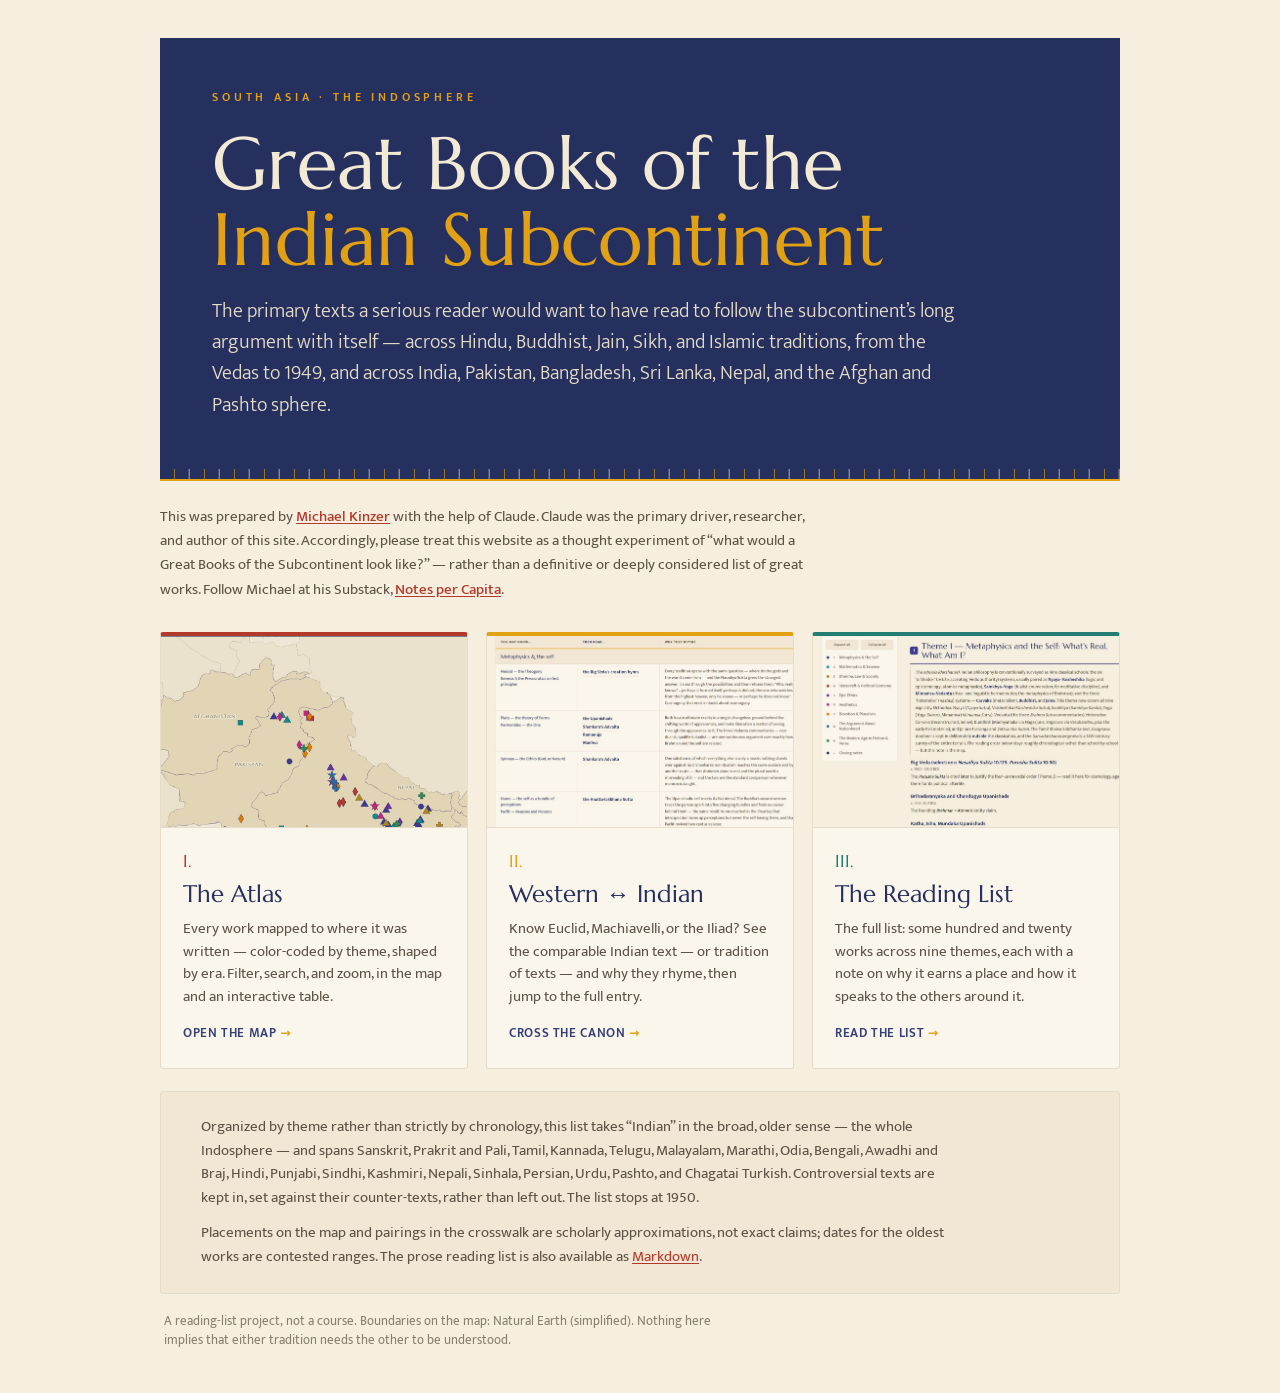
<file: index.html>
<!DOCTYPE html>
<html lang="en">
<head>
<meta charset="utf-8">
<meta name="viewport" content="width=device-width, initial-scale=1">
<title>Great Books of the Indian Subcontinent</title>
<meta name="description" content="A Great Books reading list for South Asia and the Indosphere — mapped, cross-referenced to the Western canon, and read by theme.">
<link rel="icon" href="favicon.svg" type="image/svg+xml">
<link rel="stylesheet" href="assets/site.css">
<style>
:root{
  --cream:#f6efe0; --card:#fbf6ec; --panel2:#f1e7d4;
  --indigo:#26305f; --indigo2:#323e78;
  --ink:#241f1a; --ink2:#5d5346; --ink3:#8a7f6d;
  --madder:#b23a2b; --marigold:#e2a013; --teal:#237d72;
  --line:#e6dcc8; --rule:#ddd0b6;
  --disp:"Marcellus",Georgia,serif;
  --sans:"Mukta",system-ui,-apple-system,"Segoe UI",Roboto,Helvetica,Arial,sans-serif;
}
*{box-sizing:border-box}
body{margin:0;background:var(--cream);color:var(--ink);font-family:var(--sans);font-size:16px;font-weight:400;line-height:1.6;-webkit-font-smoothing:antialiased;padding:clamp(12px,3vw,40px)}
.wrap{max-width:960px;margin:0 auto}

.mast{background:var(--indigo);color:#f3ead6;overflow:hidden}
.bandinner{padding:clamp(28px,5vw,50px) clamp(24px,5vw,52px) clamp(30px,5vw,48px)}
.kicker{font-size:12px;letter-spacing:.32em;text-transform:uppercase;color:var(--marigold);font-weight:600;margin:0 0 18px}
h1{font-family:var(--disp);font-weight:400;font-size:clamp(34px,7vw,74px);line-height:1.03;letter-spacing:.004em;margin:0 0 18px;max-width:15ch}
h1 span{color:var(--marigold)}
.lede{font-size:clamp(17px,2.4vw,20px);line-height:1.56;color:#e5dcc7;max-width:62ch;margin:0;font-weight:300}
.jali{height:12px;background:
  repeating-linear-gradient(90deg,transparent 0 14px,rgba(226,160,19,.6) 14px 15px),
  repeating-linear-gradient(90deg,transparent 0 28px,rgba(243,234,214,.2) 28px 30px);
  border-bottom:2px solid var(--marigold)}

.byline{font-size:15px;line-height:1.62;color:var(--ink2);max-width:74ch;margin:24px 0 30px}
.byline a{color:var(--madder);text-decoration:underline;text-underline-offset:2px;font-weight:500}
.byline a:hover{color:var(--indigo2)}

.cards{display:grid;grid-template-columns:1fr;gap:18px;margin:0}
@media(min-width:740px){.cards{grid-template-columns:1fr 1fr 1fr}}
.card{display:flex;flex-direction:column;text-decoration:none;color:inherit;background:var(--card);border:1px solid var(--line);border-top:4px solid var(--madder);border-radius:3px;overflow:hidden;transition:box-shadow .16s,transform .16s}
.card:nth-child(2){border-top-color:var(--marigold)}
.card:nth-child(3){border-top-color:var(--teal)}
.card:hover{box-shadow:0 6px 22px rgba(38,48,95,.13);transform:translateY(-2px)}
.card .thumb{border-bottom:1px solid var(--line);background:var(--panel2);overflow:hidden}
.card .thumb img{display:block;width:100%;height:auto;aspect-ratio:16/10;object-fit:cover;object-position:top center}
.card .body{padding:20px 22px 24px;display:flex;flex-direction:column;flex:1}
.card .n{font-family:var(--disp);font-size:17px;color:var(--madder)}
.card:nth-child(2) .n{color:var(--marigold)}
.card:nth-child(3) .n{color:var(--teal)}
.card h2{font-family:var(--disp);font-weight:400;font-size:24px;line-height:1.12;margin:6px 0 10px;color:var(--indigo)}
.card p{margin:0 0 16px;font-size:14.5px;line-height:1.55;color:var(--ink2)}
.card .go{margin-top:auto;font-size:12.5px;font-weight:600;letter-spacing:.05em;text-transform:uppercase;color:var(--indigo2)}
.card .go:after{content:" \2192";color:var(--marigold)}

.about{background:var(--panel2);border:1px solid var(--line);border-radius:3px;padding:24px clamp(22px,5vw,40px);margin-top:22px}
.about p{margin:0 0 12px;font-size:14.5px;line-height:1.62;color:var(--ink2);max-width:84ch}
.about p:last-child{margin:0}
.about a{color:var(--madder);text-decoration:underline;text-underline-offset:2px}
footer{padding:18px 4px 4px;font-size:12.5px;color:var(--ink3);line-height:1.55;max-width:84ch}
</style>
</head>
<body>
<div class="wrap">
  <header class="mast">
    <div class="bandinner">
      <p class="kicker">South Asia &middot; The Indosphere</p>
      <h1>Great Books of the <span>Indian Subcontinent</span></h1>
      <p class="lede">The primary texts a serious reader would want to have read to follow the subcontinent&rsquo;s long argument with itself &mdash; across Hindu, Buddhist, Jain, Sikh, and Islamic traditions, from the Vedas to 1949, and across India, Pakistan, Bangladesh, Sri Lanka, Nepal, and the Afghan and Pashto sphere.</p>
    </div>
    <div class="jali"></div>
  </header>

  <p class="byline">This was prepared by <a href="https://www.linkedin.com/in/mkinzer/" target="_blank" rel="noopener">Michael Kinzer</a> with the help of Claude. Claude was the primary driver, researcher, and author of this site. Accordingly, please treat this website as a thought experiment of &ldquo;what would a Great Books of the Subcontinent look like?&rdquo; &mdash; rather than a definitive or deeply considered list of great works. Follow Michael at his Substack, <a href="https://mkinzer.substack.com/" target="_blank" rel="noopener">Notes per Capita</a>.</p>

  <div class="cards">
    <a class="card" href="indian-great-books-atlas.html">
      <div class="thumb"><img src="assets/preview-atlas.jpg" alt="Preview of the interactive atlas: works plotted on a map of South Asia" loading="lazy"></div>
      <div class="body">
        <div class="n">I.</div>
        <h2>The Atlas</h2>
        <p>Every work mapped to where it was written &mdash; color-coded by theme, shaped by era. Filter, search, and zoom, in the map and an interactive table.</p>
        <div class="go">Open the map</div>
      </div>
    </a>
    <a class="card" href="western-to-indian-great-books.html">
      <div class="thumb"><img src="assets/preview-crosswalk.jpg" alt="Preview of the Western-to-Indian crosswalk table" loading="lazy"></div>
      <div class="body">
        <div class="n">II.</div>
        <h2>Western &harr; Indian</h2>
        <p>Know Euclid, Machiavelli, or the Iliad? See the comparable Indian text &mdash; or tradition of texts &mdash; and why they rhyme, then jump to the full entry.</p>
        <div class="go">Cross the canon</div>
      </div>
    </a>
    <a class="card" href="reading-list.html">
      <div class="thumb"><img src="assets/preview-reading.jpg" alt="Preview of the annotated reading list" loading="lazy"></div>
      <div class="body">
        <div class="n">III.</div>
        <h2>The Reading List</h2>
        <p>The full list: some hundred and twenty works across nine themes, each with a note on why it earns a place and how it speaks to the others around it.</p>
        <div class="go">Read the list</div>
      </div>
    </a>
  </div>

  <div class="about">
    <p>Organized by theme rather than strictly by chronology, this list takes &ldquo;Indian&rdquo; in the broad, older sense &mdash; the whole Indosphere &mdash; and spans Sanskrit, Prakrit and Pali, Tamil, Kannada, Telugu, Malayalam, Marathi, Odia, Bengali, Awadhi and Braj, Hindi, Punjabi, Sindhi, Kashmiri, Nepali, Sinhala, Persian, Urdu, Pashto, and Chagatai Turkish. Controversial texts are kept in, set against their counter-texts, rather than left out. The list stops at 1950.</p>
    <p>Placements on the map and pairings in the crosswalk are scholarly approximations, not exact claims; dates for the oldest works are contested ranges. The prose reading list is also available as <a href="great-books-indian-subcontinent.md">Markdown</a>.</p>
  </div>

  <footer>
    A reading-list project, not a course. Boundaries on the map: Natural Earth (simplified). Nothing here implies that either tradition needs the other to be understood.
  </footer>
</div>
</body>
</html>
</file>
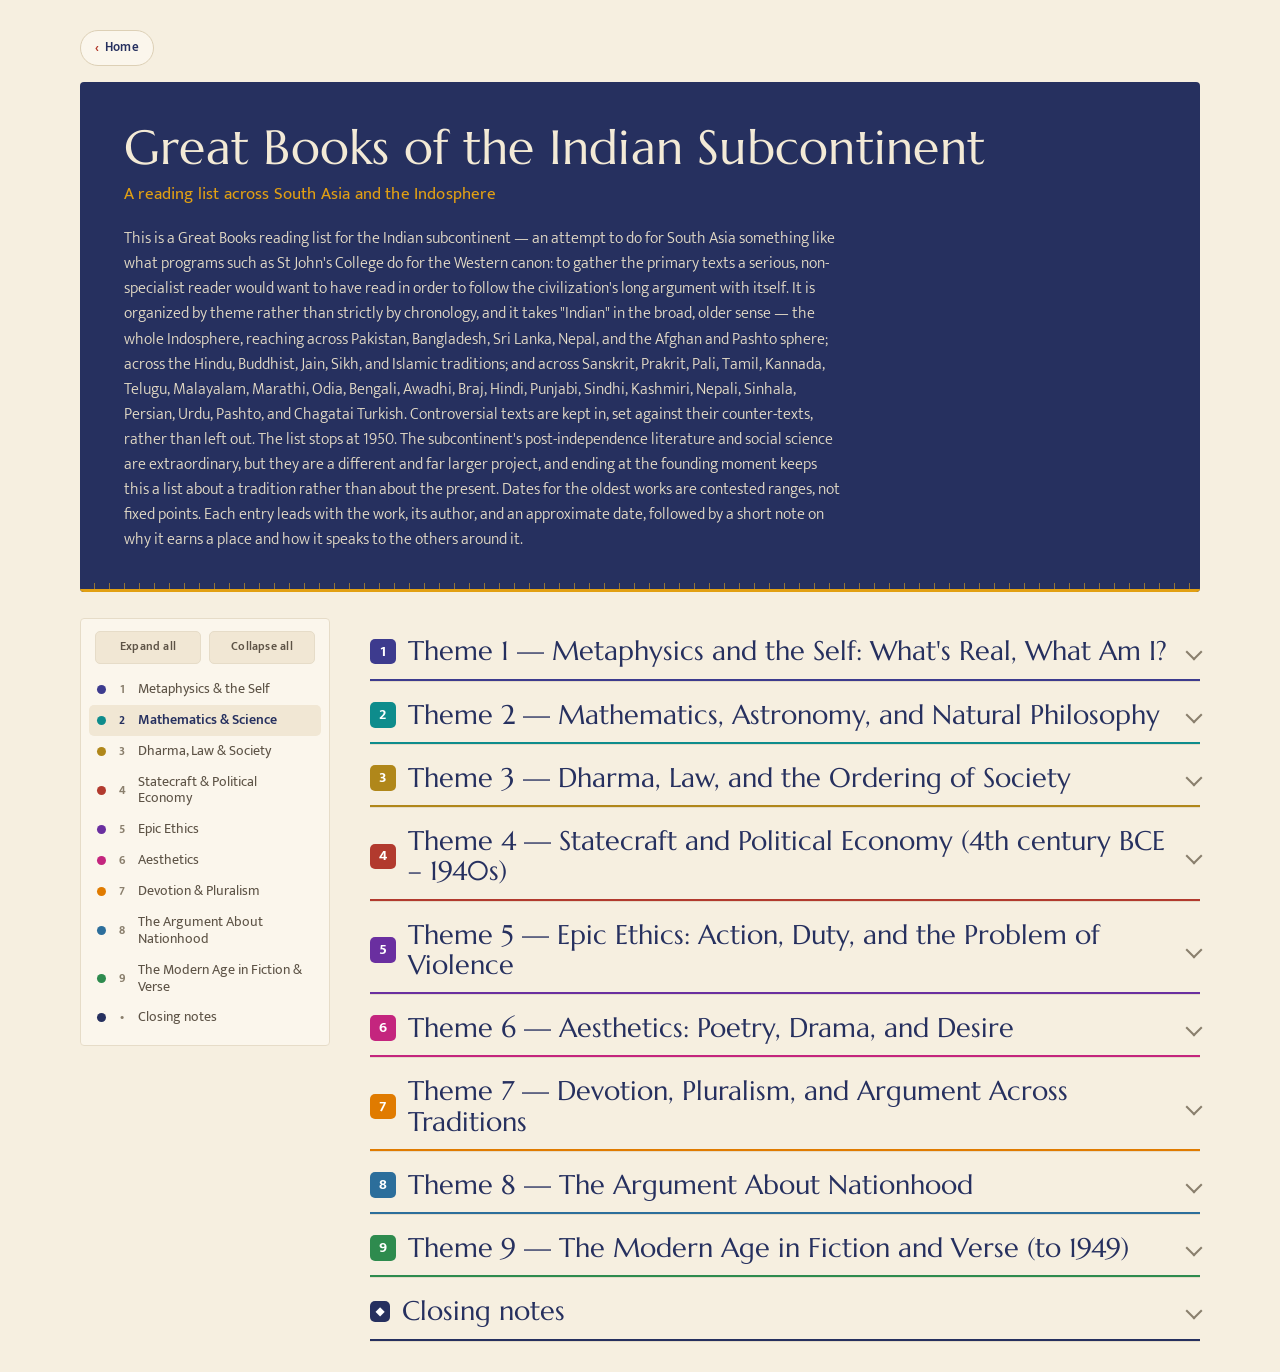
<file: reading-list.html>
<!DOCTYPE html>
<html lang="en"><head><meta charset="utf-8">
<meta name="viewport" content="width=device-width, initial-scale=1">
<title>Great Books of the Indian Subcontinent</title>
<link rel="icon" href="favicon.svg" type="image/svg+xml">
<link rel="stylesheet" href="assets/site.css">
<style>
:root{
  --cream:#f6efe0; --card:#fbf6ec; --panel2:#f1e7d4;
  --indigo:#26305f; --indigo2:#323e78;
  --ink:#241f1a; --ink2:#5d5346; --ink3:#8a7f6d;
  --madder:#b23a2b; --marigold:#e2a013; --teal:#237d72;
  --line:#e6dcc8; --rule:#ddd0b6;
  --disp:"Marcellus",Georgia,serif;
  --sans:"Mukta",system-ui,-apple-system,"Segoe UI",Roboto,Helvetica,Arial,sans-serif;
}
*{box-sizing:border-box}html{scroll-behavior:smooth}
body{margin:0;background:var(--cream);color:var(--ink);font-family:var(--sans);font-size:16px;font-weight:400;line-height:1.6;-webkit-font-smoothing:antialiased;padding:clamp(12px,2.6vw,30px)}
.wrap{max-width:1120px;margin:0 auto}
.home-nav{margin:0 0 16px}
.home-btn{display:inline-flex;align-items:center;gap:.42em;font-size:12.5px;font-weight:600;letter-spacing:.03em;color:var(--indigo);text-decoration:none;padding:7px 14px;border:1px solid var(--rule);border-radius:999px;background:var(--card);transition:background .14s,border-color .14s}
.home-btn:hover{background:#fff;border-color:var(--marigold)}
.home-btn .ar{color:var(--madder);font-weight:700;font-size:1.05em;line-height:0}

.rl-head{background:var(--indigo);color:#f3ead6;border-radius:4px;padding:clamp(24px,4vw,40px) clamp(22px,4vw,44px);position:relative;overflow:hidden;margin:0 0 26px}
.rl-head:after{content:"";position:absolute;left:0;right:0;bottom:0;height:6px;background:repeating-linear-gradient(90deg,transparent 0 14px,rgba(226,160,19,.6) 14px 15px);border-bottom:3px solid var(--marigold)}
.rl-head h1{font-family:var(--disp);font-weight:400;font-size:clamp(28px,5vw,48px);line-height:1.06;margin:0 0 8px;letter-spacing:.005em}
.rl-head .sub{font-size:clamp(14px,2vw,17px);color:var(--marigold);margin:0 0 18px;letter-spacing:.01em}
.rl-head .lede{font-size:15.5px;line-height:1.62;color:#e5dcc7;max-width:80ch;margin:0;font-weight:300}

.layout{display:grid;grid-template-columns:1fr;gap:26px;align-items:start}
@media(min-width:920px){.layout{grid-template-columns:250px 1fr;gap:40px}}

/* ---- table of contents ---- */
.toc{background:var(--card);border:1px solid var(--line);border-radius:4px}
@media(min-width:920px){.toc{position:sticky;top:16px;max-height:calc(100vh - 32px);overflow:auto}}
.toc>summary{list-style:none;cursor:pointer;font-family:var(--disp);font-size:16px;color:var(--indigo);padding:14px 16px;display:flex;align-items:center;justify-content:space-between}
.toc>summary::-webkit-details-marker{display:none}
.toc>summary:after{content:"▾";color:var(--madder);font-size:13px}
@media(min-width:920px){.toc>summary{display:none}}
.toc-tools{display:flex;gap:8px;padding:12px 14px 6px}
.toc-tools button{flex:1;font:inherit;font-size:11.5px;font-weight:600;letter-spacing:.02em;color:var(--ink2);background:var(--panel2);border:1px solid var(--line);border-radius:5px;padding:6px 8px;cursor:pointer}
.toc-tools button:hover{border-color:var(--marigold);color:var(--indigo)}
.toc nav{padding:4px 8px 12px;display:flex;flex-direction:column}
.toc-link{display:flex;align-items:center;gap:9px;padding:7px 8px;border-radius:5px;text-decoration:none;color:var(--ink2);font-size:13.5px;line-height:1.25}
.toc-link:hover{background:var(--panel2);color:var(--indigo)}
.toc-link.active{background:var(--panel2);color:var(--indigo);font-weight:600}
.toc-link .dot{width:9px;height:9px;border-radius:50%;flex:none}
.toc-link .tl-num{width:14px;text-align:center;font-weight:700;font-size:12px;color:var(--ink3);flex:none}
.toc-link.active .tl-num{color:var(--indigo)}
.toc-link .tl-txt{flex:1}

/* ---- accordion sections ---- */
.content{min-width:0}
.sec{border-bottom:1px solid var(--line);scroll-margin-top:14px}
.sec>summary{list-style:none;cursor:pointer;display:flex;align-items:baseline;gap:12px;padding:18px 0 12px;font-family:var(--disp);font-weight:400;font-size:clamp(20px,3vw,27px);color:var(--indigo);border-bottom:2px solid var(--c);position:relative}
.sec>summary::-webkit-details-marker{display:none}
.sec>summary .tnum{flex:none;min-width:1.7em;height:1.7em;display:inline-flex;align-items:center;justify-content:center;background:var(--c);color:#fff;border-radius:5px;font-size:15px;font-family:var(--sans);font-weight:700;align-self:center}
.sec>summary .tnum-x{font-size:12px}
.sec>summary .h-txt{flex:1;line-height:1.12}
.sec>summary .chev{flex:none;align-self:center;width:12px;height:12px;border-right:2px solid var(--ink3);border-bottom:2px solid var(--ink3);transform:rotate(45deg);transition:transform .18s;margin-left:6px}
.sec[open]>summary .chev{transform:rotate(-135deg)}
.sec>summary:hover .h-txt{color:var(--indigo2)}
.secbody{padding:16px 0 26px}
.note{color:var(--ink2);font-size:14.5px;line-height:1.6;max-width:82ch;margin:0 0 15px;padding-left:14px;border-left:3px solid var(--rule)}
.note strong{color:var(--indigo);font-weight:600}
.e{margin:0 0 18px;max-width:80ch;scroll-margin-top:14px;border-left:2px solid transparent;padding-left:0;transition:background .4s,border-color .4s,padding-left .2s}
.e:target{background:#f6efd8;border-left:2px solid var(--marigold);padding-left:12px;border-radius:2px}
.t{font-family:var(--sans);font-weight:600;font-size:17px;line-height:1.3;color:var(--indigo)}
.t em{font-style:italic;font-weight:600}
.m{color:var(--ink3);font-size:13px;margin-top:2px;line-height:1.4}
.a{margin:5px 0 0;font-size:14.5px;line-height:1.6;color:var(--ink2)}
.a em{color:var(--ink)}
@media (prefers-reduced-motion:reduce){html{scroll-behavior:auto}.chev{transition:none}}
</style>
</head>
<body>
<div class="wrap">
  <p class="home-nav"><a class="home-btn" href="index.html"><span class="ar">&lsaquo;</span> Home</a></p>
  <header class="rl-head">
    <h1>Great Books of the Indian Subcontinent</h1>
    <p class="sub">A reading list across South Asia and the Indosphere</p>
    <p class="lede">This is a Great Books reading list for the Indian subcontinent — an attempt to do for South Asia something like what programs such as St John&#x27;s College do for the Western canon: to gather the primary texts a serious, non-specialist reader would want to have read in order to follow the civilization&#x27;s long argument with itself. It is organized by theme rather than strictly by chronology, and it takes &quot;Indian&quot; in the broad, older sense — the whole Indosphere, reaching across Pakistan, Bangladesh, Sri Lanka, Nepal, and the Afghan and Pashto sphere; across the Hindu, Buddhist, Jain, Sikh, and Islamic traditions; and across Sanskrit, Prakrit, Pali, Tamil, Kannada, Telugu, Malayalam, Marathi, Odia, Bengali, Awadhi, Braj, Hindi, Punjabi, Sindhi, Kashmiri, Nepali, Sinhala, Persian, Urdu, Pashto, and Chagatai Turkish. Controversial texts are kept in, set against their counter-texts, rather than left out. The list stops at 1950. The subcontinent&#x27;s post-independence literature and social science are extraordinary, but they are a different and far larger project, and ending at the founding moment keeps this a list about a tradition rather than about the present. Dates for the oldest works are contested ranges, not fixed points. Each entry leads with the work, its author, and an approximate date, followed by a short note on why it earns a place and how it speaks to the others around it.</p>
  </header>
  <div class="layout">
    <details class="toc" open>
      <summary>Contents</summary>
      <div class="toc-tools"><button data-all="open" type="button">Expand all</button><button data-all="close" type="button">Collapse all</button></div>
      <nav>
      <a class="toc-link" href="#theme-theme-1-metaphysics-and-the-self-what-s-real-wha" data-t="theme-theme-1-metaphysics-and-the-self-what-s-real-wha"><span class="dot" style="background:#3d3b8e"></span><span class="tl-num">1</span><span class="tl-txt">Metaphysics & the Self</span></a>
      <a class="toc-link" href="#theme-theme-2-mathematics-astronomy-and-natural-philos" data-t="theme-theme-2-mathematics-astronomy-and-natural-philos"><span class="dot" style="background:#0e8c8c"></span><span class="tl-num">2</span><span class="tl-txt">Mathematics & Science</span></a>
      <a class="toc-link" href="#theme-theme-3-dharma-law-and-the-ordering-of-society" data-t="theme-theme-3-dharma-law-and-the-ordering-of-society"><span class="dot" style="background:#b0871a"></span><span class="tl-num">3</span><span class="tl-txt">Dharma, Law & Society</span></a>
      <a class="toc-link" href="#theme-theme-4-statecraft-and-political-economy" data-t="theme-theme-4-statecraft-and-political-economy"><span class="dot" style="background:#b23a2e"></span><span class="tl-num">4</span><span class="tl-txt">Statecraft & Political Economy</span></a>
      <a class="toc-link" href="#theme-theme-5-epic-ethics-action-duty-and-the-problem-" data-t="theme-theme-5-epic-ethics-action-duty-and-the-problem-"><span class="dot" style="background:#6a2fa0"></span><span class="tl-num">5</span><span class="tl-txt">Epic Ethics</span></a>
      <a class="toc-link" href="#theme-theme-6-aesthetics-poetry-drama-and-desire" data-t="theme-theme-6-aesthetics-poetry-drama-and-desire"><span class="dot" style="background:#c4257e"></span><span class="tl-num">6</span><span class="tl-txt">Aesthetics</span></a>
      <a class="toc-link" href="#theme-theme-7-devotion-pluralism-and-argument-across-t" data-t="theme-theme-7-devotion-pluralism-and-argument-across-t"><span class="dot" style="background:#e07b00"></span><span class="tl-num">7</span><span class="tl-txt">Devotion & Pluralism</span></a>
      <a class="toc-link" href="#theme-theme-8-the-argument-about-nationhood" data-t="theme-theme-8-the-argument-about-nationhood"><span class="dot" style="background:#2c6e9b"></span><span class="tl-num">8</span><span class="tl-txt">The Argument About Nationhood</span></a>
      <a class="toc-link" href="#theme-theme-9-the-modern-age-in-fiction-and-verse" data-t="theme-theme-9-the-modern-age-in-fiction-and-verse"><span class="dot" style="background:#2e8b4e"></span><span class="tl-num">9</span><span class="tl-txt">The Modern Age in Fiction & Verse</span></a>
      <a class="toc-link" href="#theme-closing-notes" data-t="theme-closing-notes"><span class="dot" style="background:#26305f"></span><span class="tl-num">•</span><span class="tl-txt">Closing notes</span></a>
      </nav>
    </details>
    <main class="content">
    <details class="sec" id="theme-theme-1-metaphysics-and-the-self-what-s-real-wha" style="--c:#3d3b8e">
      <summary class="h"><span class="tnum">1</span><span class="h-txt">Theme 1 — Metaphysics and the Self: What&#x27;s Real, What Am I?</span><span class="chev" aria-hidden="true"></span></summary>
      <div class="secbody">
<p class="note"><em>The schools (darshanas).</em> Indian philosophy is conventionally surveyed as nine classical schools: the six &quot;orthodox&quot; (<em>astika</em>, accepting Vedic authority) systems, usually paired as <strong>Nyaya–Vaisheshika</strong> (logic and epistemology; atomist metaphysics), <strong>Samkhya–Yoga</strong> (dualist enumeration; its meditative discipline), and <strong>Mimamsa–Vedanta</strong> (ritual and linguistic hermeneutics; the metaphysics of Brahman); and the three &quot;heterodox&quot; (<em>nastika</em>) systems — <strong>Carvaka</strong> (materialism), <strong>Buddhist</strong>, and <strong>Jaina</strong>. This theme now covers all nine explicitly. Orthodox: Nyaya (<em>Nyaya Sutra</em>), Vaisheshika (<em>Vaisheshika Sutra</em>), Samkhya (<em>Samkhya Karika</em>), Yoga (<em>Yoga Sutras</em>), Mimamsa (<em>Mimamsa Sutra</em>), Vedanta (the three <em>Brahma Sutra</em> commentaries). Heterodox: Carvaka (reconstructed, below), Buddhist (Madhyamaka via Nagarjuna, Yogacara via Vasubandhu, plus the early Pali material), and Jaina (<em>Acaranga</em> and <em>Tattvartha Sutra</em>). The Tamil Shaiva Siddhanta text <em>Sivagnana Bodham</em> is kept in deliberately <strong>outside</strong> the classical six, and the <em>Sarvadarshanasamgraha</em> is a 14th-century survey of the entire terrain. The reading order below stays roughly chronological rather than school-by-school — but this note is the map.</p>
<div class="e" id="tx-rig-veda"><div class="t">Rig Veda (selections: <em>Nasadiya Sukta</em> 10.129, <em>Purusha Sukta</em> 10.90)</div><div class="m">c. 1500–1200 BCE</div><p class="a">The <em>Purusha Sukta</em> is cited later to justify the four-<em>varna</em> social order (Theme 3) — read it here for cosmology, again there for its political afterlife.</p></div>
<div class="e" id="tx-brihadaranyaka-and-chandogya-upanishads"><div class="t">Brihadaranyaka and Chandogya Upanishads</div><div class="m">c. 700–500 BCE</div><p class="a">The founding <em>Brahman = Atman</em> identity claim.</p></div>
<div class="e" id="tx-katha-isha-mundaka-upanishads"><div class="t">Katha, Isha, Mundaka Upanishads</div><div class="m">c. 400–200 BCE</div><p class="a">Shorter and more aphoristic; a natural second pass.</p></div>
<div class="e" id="tx-dhammapada"><div class="t">Dhammapada</div><div class="m">Pali Canon, compiled by c. 3rd century BCE</div><p class="a">The Buddhist counter-argument in aphoristic form.</p></div>
<div class="e" id="tx-anatta-lakkhana-sutta"><div class="t">Anatta-lakkhana Sutta (&quot;The Not-Self Discourse&quot;)</div><div class="m">Pali Canon</div><p class="a">The direct collision with the Upanishadic <em>Atman</em> claim above.</p></div>
<div class="e" id="tx-therigatha"><div class="t">Therigatha (&quot;Verses of the Elder Nuns&quot;)</div><div class="m">Pali Canon, c. 6th–3rd c. BCE</div><p class="a">Quite possibly the oldest surviving collection of women&#x27;s literature anywhere in the world: short poems by the first generation of Buddhist nuns, many of them explicitly about what they walked away from — a husband, a kitchen, a dead child, the expectation of beauty. It belongs here for its content, since it is the same renunciant argument the Pali material above makes in the abstract, now in the first person. It also happens to be the most readable thing in this theme by a wide margin, and it corrects a list on which everything before the eighth century would otherwise be male.</p></div>
<div class="e" id="tx-acaranga-sutra"><div class="t">Acaranga Sutra (selections)</div><div class="m">Jain canon, redacted c. 300 BCE–200 CE</div><p class="a">A third, independent answer — a metaphysics of the soul (<em>jiva</em>) organized around <em>ahimsa</em> as first principle.</p></div>
<div class="e" id="tx-tattvartha-sutra"><div class="t">Tattvartha Sutra (<em>Tattvartha-adhigama-sutra</em>)</div><div class="m">Umasvati (Umasvami), c. 2nd–5th c. CE</div><p class="a">The first systematic statement of Jain philosophy in Sanskrit, and the rare text revered as authoritative by both the Digambara and Svetambara traditions. Where the <em>Acaranga</em> above gives you Jainism as lived ascetic practice, this gives you Jainism as a complete system — its seven categories of reality (<em>tattva</em>), its distinctive epistemology, and its analysis of <em>karma</em> as literal subtle matter clinging to the soul. The characteristic Jain doctrines of many-sidedness (<em>anekantavada</em>) and qualified assertion (<em>syadvada</em>) are present only in germ here and are worked out by later logicians (Samantabhadra, Akalanka, Haribhadra, Hemachandra) — a thread worth following for one of the most interesting theories of perspectival truth in any tradition.</p></div>
<div class="e" id="tx-nyaya-sutra"><div class="t">Nyaya Sutra</div><div class="m">Akshapada Gautama, sutra text c. 2nd c. CE (incorporating older material), read with Vatsyayana&#x27;s <em>Nyaya-Bhashya</em> (c. 5th c. CE)</div><p class="a">The founding text of the Nyaya school and the backbone of the Indian analytic tradition: a theory of the four means of valid knowledge (<em>pramana</em>) — perception, inference, comparison, and testimony — together with a formal apparatus for definition, debate, and refutation. This is the entry Theme 1 most needed. You already had Vaisheshika&#x27;s metaphysics and Samkhya&#x27;s dualism, but not the school that made <em>how we know</em> and <em>how we argue</em> its explicit subject, and Nyaya is where Indian epistemology and logic are most rigorously at home. For the mature &quot;new logic&quot; this tradition later became, point ahead to Gangesha&#x27;s <em>Tattvacintamani</em> (Navya-Nyaya, 13th–14th c.), the most technically demanding logic produced in premodern India.</p></div>
<div class="e" id="tx-vaisheshika-sutra"><div class="t">Vaisheshika Sutra</div><div class="m">Kanada, date disputed (estimates range 6th c. BCE–2nd c. CE), read with Prashastapada&#x27;s <em>Padarthadharmasamgraha</em> (c. 6th c. CE)</div><p class="a">Proposes indivisible particles (<em>paramanu</em>) as the basis of matter. Read briefly here; read in full in Theme 2 as a scientific-atomist text in its own right. (Classically paired with Nyaya above as the allied Nyaya–Vaisheshika system.)</p></div>
<div class="e" id="tx-samkhya-karika"><div class="t">Samkhya Karika</div><div class="m">Ishvarakrishna, c. 350–450 CE, read with Gaudapada&#x27;s or Vachaspati Mishra&#x27;s commentary</div><p class="a">The oldest surviving systematic dualist metaphysics (<em>purusha</em>/<em>prakriti</em>). Terse enough on its own that, like the sutra texts around it, it is effectively unreadable without a commentator.</p></div>
<div class="e" id="tx-yoga-sutras"><div class="t">Yoga Sutras</div><div class="m">Patanjali, c. 325–425 CE</div><p class="a">The technical companion to Samkhya, not the popularized version.</p></div>
<div class="e" id="tx-mimamsa-sutra"><div class="t">Mimamsa Sutra</div><div class="m">Jaimini, c. 3rd–1st c. BCE, read with Shabara&#x27;s <em>Shabara-Bhashya</em> (c. 5th c. CE) and the rival commentaries of Kumarila Bhatta and Prabhakara (7th c. CE)</div><p class="a">The most under-read of the six orthodox schools outside India, and one of the most consequential inside it. Purva Mimamsa presents itself as the philosophy of Vedic ritual, but its real yield is a sophisticated theory of language, injunction, and interpretation — how a sentence commands, what a word permanently means, why (on its account) the Veda is authorless and self-validating (<em>svatah pramanya</em>). Its interpretive canons (the <em>Mimamsa</em> principles) were absorbed into Dharmashastra and are still occasionally invoked in modern Indian statutory interpretation. Read it as the hinge between Theme 1 and Theme 3: simultaneously a metaphysics of language and the engine of Hindu legal hermeneutics. It is also the direct methodological sibling of Vedanta below, which is literally <em>Uttara</em> (&quot;later&quot;) Mimamsa.</p></div>
<div class="e" id="tx-brahma-sutras-with-shankara-s-commentary"><div class="t">Brahma Sutras with Shankara&#x27;s commentary</div><div class="m">Badarayana (sutras) / Shankara (commentary), 8th c. CE</div><p class="a">The Advaita (non-dualist) reading — <em>Brahman</em> and <em>Atman</em> are, without qualification, identical.</p></div>
<div class="e" id="tx-brahma-sutras-with-ramanuja-s-commentary"><div class="t">Brahma Sutras with Ramanuja&#x27;s commentary</div><div class="m">Ramanuja, 11th–12th c. CE</div><p class="a">The same sutras, arguing qualified non-dualism against Shankara.</p></div>
<div class="e" id="tx-brahmasutrabhashya"><div class="t">Brahmasutrabhashya</div><div class="m">Madhva (Madhvacharya), 13th c. CE, Udupi, Karnataka</div><p class="a">The third leg of the classical Vedanta commentarial tradition, and a South Indian one: against both Shankara&#x27;s non-dualism and Ramanuja&#x27;s qualified non-dualism, Madhva argues for Dvaita — full, eternal, real distinction between God (Vishnu), individual souls, and matter, with no ultimate identity between them at all. Read the three commentaries on one root text together, in order, as one continuous argument rather than three separate topics — that&#x27;s how they were written to be read. Two precisions. Madhva wrote three separate works on the <em>Brahma Sutras</em>: this full commentary, a verse restatement (<em>Anuvyakhyana</em>), and a short epitome (<em>Anubhashya</em>) — and <em>Anubhashya</em> is confusingly also the standard name of Vallabha&#x27;s rival commentary. And the triad itself is a simplification: Nimbarka and Vallabha wrote major commentaries too, Vallabha&#x27;s being the theological engine of the entire Pushtimarg tradition.</p></div>
<div class="e" id="tx-mulamadhyamakakarika"><div class="t">Mulamadhyamakakarika</div><div class="m">Nagarjuna, c. 150–250 CE</div><p class="a">The <em>shunyata</em> (emptiness) argument — one of the most rigorous pieces of negative dialectic in any tradition, Buddhist or otherwise.</p></div>
<div class="e" id="tx-vimshatika-and-trimshika"><div class="t">Vimshatika and Trimshika (Twenty Verses and Thirty Verses)</div><div class="m">Vasubandhu, c. 4th–5th c. CE</div><p class="a">With Nagarjuna&#x27;s Madhyamaka above, this completes the two great Mahayana Buddhist philosophies. Where Nagarjuna argues that everything is empty of inherent existence, Vasubandhu&#x27;s Yogacara (&quot;consciousness-only,&quot; <em>vijnaptimatrata</em>) argues that what we take for an external world is better explained as the structured unfolding of consciousness itself. Read the two together as Buddhism&#x27;s own internal debate about what emptiness commits you to — the nearest thing in this section to the Shankara–Ramanuja–Madhva disagreement, but conducted on Buddhist ground. (Vasubandhu&#x27;s earlier <em>Abhidharmakosha</em> is the other monument, if you want the Abhidharma systematization he began from.)</p></div>
<div class="e" id="tx-carvaka-lokayata"><div class="t">Carvaka / Lokayata (the materialist school)</div><div class="m">no primary text survives; reconstructed from Jayarasi Bhatta&#x27;s skeptical <em>Tattvopaplavasimha</em> (c. 8th c. CE) and from the summaries of hostile opponents, above all the <em>Carvaka</em> chapter of Madhava&#x27;s <em>Sarvadarshanasamgraha</em> below</div><p class="a">Every survey of Indian philosophy has to reckon with the tradition&#x27;s own materialists, who accepted only perception as a means of knowledge and denied the soul, rebirth, karma, and liberation — and every survey faces the same problem, which is that we know them almost entirely through the people who set out to refute them. Include Carvaka precisely for that reason: it is the standing internal counter-argument to nearly everything else in Theme 1, and a caution about how a canon preserves its losers. Jayarasi&#x27;s text is more radically skeptical than doctrinaire Carvaka, so read it as adjacent evidence rather than the school&#x27;s catechism.</p></div>
<div class="e" id="tx-sivagnana-bodham"><div class="t">Sivagnana Bodham</div><div class="m">Meykandar, 13th c. CE, Tamil</div><p class="a">The foundational text of Tamil Shaiva Siddhanta, a systematic philosophical school that stands apart from the Sanskrit Vedanta tradition above while clearly in dialogue with it — though whether the twelve sutras are original Tamil or a rendering of a Sanskrit original associated with the <em>Raurava Agama</em> is genuinely contested rather than settled. Argues for an irreducible threefold reality — <em>Pati</em> (God, i.e. Shiva), <em>Pasu</em> (the soul), and <em>Pasa</em> (the bonds of matter and ignorance that hold the soul in bondage) — genuinely distinct from Madhva&#x27;s Dvaita despite superficial resemblance, and worth reading as evidence that South India was producing its own systematic theology in its own language, not simply receiving Sanskrit philosophy secondhand. Kept deliberately outside the classical six-school survey, as a reminder that the <em>darshana</em> map is not the whole territory. One honest trade-off: this entry is here for the <em>system</em>. If you want Tamil Shaivism as a living tradition instead, Tirumular&#x27;s <em>Tirumantiram</em> or a selection from the <em>Tevaram</em> is far more representative and far more readable.</p></div>
<div class="e" id="tx-sarvadarshanasamgraha"><div class="t">Sarvadarshanasamgraha (&quot;Compendium of All Philosophical Systems&quot;)</div><div class="m">Madhava, 14th c. CE (traditionally identified with the Advaitin Vidyaranya of the Vijayanagara empire)</div><p class="a">A single medieval text that surveys the whole field — sixteen systems, from the Carvaka materialists through the Buddhists and Jains and the orthodox schools up to Advaita Vedanta. It is the closest thing the tradition itself produced to the &quot;introduction to Indian philosophy&quot; this theme is assembling, and it can be read either first, as a map, or last, as a review. One caveat is itself instructive: it is not neutral. Madhava arranges the schools as an ascending hierarchy culminating in his own Advaita, so the ordering is an argument, not a table of contents — a useful lesson in how doxographies smuggle their conclusions into their structure.</p></div>
      </div>
    </details>
    <details class="sec" id="theme-theme-2-mathematics-astronomy-and-natural-philos" style="--c:#0e8c8c">
      <summary class="h"><span class="tnum">2</span><span class="h-txt">Theme 2 — Mathematics, Astronomy, and Natural Philosophy</span><span class="chev" aria-hidden="true"></span></summary>
      <div class="secbody">
<div class="e" id="tx-baudhayana-shulba-sutra"><div class="t">Baudhayana Shulba Sutra</div><div class="m">c. 800 BCE, part of the Vedic Kalpa Sutra corpus</div><p class="a">Geometric appendices to Vedic ritual manuals, containing an explicit statement of what is now called the Pythagorean theorem several centuries before Pythagoras. Claim that carefully: Babylonian tablets (Plimpton 322, c. 1800 BCE) list Pythagorean triples a millennium earlier still, so priority over Pythagoras is the defensible statement, not priority outright. The distinctively Indian contribution is the construction context — altars of prescribed shape and area — rather than the relation itself.</p></div>
<div class="e" id="tx-ashtadhyayi"><div class="t">Ashtadhyayi</div><div class="m">Panini, c. 4th–6th c. BCE (date disputed)</div><p class="a">A complete generative grammar of Sanskrit in roughly 4,000 algebraic-style rules, with explicit rule-ordering and meta-rules — a formal system applied to language. The comparison to formal grammar notations like Backus-Naur Form is a suggestive structural parallel, not a claim of historical influence — and it has a traceable provenance worth naming: Peter Ingerman&#x27;s 1967 note proposing that the notation be called &quot;Panini-Backus Form.&quot;</p></div>
<div class="e" id="tx-vaisheshika-sutra-2"><div class="t">Vaisheshika Sutra</div><div class="m">Kanada, date disputed <em>(full entry in Theme 1, cross-referenced here)</em></div><p class="a">Read here for the physics rather than the metaphysics: matter composed of indivisible atoms (<em>paramanu</em>) combining in fixed ways, a systematic atomism developed independently of the Greek atomists.</p></div>
<div class="e" id="tx-charaka-samhita"><div class="t">Charaka Samhita</div><div class="m">attributed to Charaka, redacted c. 200 BCE–200 CE</div><p class="a">The foundational Ayurvedic text on internal medicine — physiology, diagnosis, pharmacology, and a physician&#x27;s ethical code comparable in function to the Hippocratic Oath.</p></div>
<div class="e" id="tx-sushruta-samhita"><div class="t">Sushruta Samhita</div><div class="m">attributed to Sushruta, core c. 600 BCE with redaction to c. 400 CE</div><p class="a">The foundational surgical text — over 300 procedures and 120 instruments, including reconstructive rhinoplasty. That transmission is documented, which is why it is worth stating precisely rather than vaguely: an account of the Indian nose-reconstruction method ran in the <em>Gentleman&#x27;s Magazine</em> in 1794, and J.C. Carpue drew on it before performing the operation in England in 1814.</p></div>
<div class="e" id="tx-aryabhatiya"><div class="t">Aryabhatiya</div><div class="m">Aryabhata, 499 CE</div><p class="a">An accurate approximation of pi to four decimal places, a working sine table, and an astronomical model with the Earth rotating on its axis.</p></div>
<div class="e" id="tx-brahmasphutasiddhanta"><div class="t">Brahmasphutasiddhanta</div><div class="m">Brahmagupta, 628 CE</div><p class="a">The first known systematic treatment of zero as a number with defined arithmetic rules, plus general solutions to quadratic equations. Two precisions: Brahmagupta systematized the arithmetic <em>of</em> zero, but the decimal place-value numerals themselves are older than him and not his invention; and his rules for division by zero are simply wrong — he gives 0/0 = 0, an error the tradition took centuries to clear up. The numerals remain the ancestor of what English misleadingly calls &quot;Arabic numerals.&quot;</p></div>
<div class="e" id="tx-pancasiddhantika-and-brihat-samhita"><div class="t">Pancasiddhantika and Brihat Samhita</div><div class="m">Varahamihira, 6th c. CE (505–587)</div><p class="a">Two works kept together because they do different jobs. The <em>Pancasiddhantika</em> earns its place as the transmission document: it digests five earlier astronomical siddhantas, two of which (the Romaka and Paulisa) carry Hellenistic material, making it direct textual evidence of Indo-Greek scientific exchange. The <em>Brihat Samhita</em> is the readable half — a genuine encyclopedia of astronomy, architecture, agriculture, and gemology in one compilation.</p></div>
<div class="e" id="tx-kitab-al-hind"><div class="t">Kitab al-Hind (<em>Tahqiq ma li&#x27;l-Hind</em>)</div><div class="m">Al-Biruni, 1030</div><p class="a">The single best outside account of the subcontinent written before the modern period, and the only entry on this list that looks at India from beyond it. Al-Biruni learned Sanskrit, read the philosophical schools in the original, reported the mathematics and astronomy accurately enough that his account is still usable as a source, and — unusually for any era — distinguished carefully between what educated Indians argued and what popular practice assumed. He arrived in the baggage of Mahmud of Ghazni&#x27;s raids, which makes the intellectual generosity of the book harder to explain and more interesting.</p></div>
<div class="e" id="tx-siddhanta-shiromani"><div class="t">Siddhanta Shiromani (<em>Lilavati</em>, <em>Bijaganita</em>, <em>Grahaganita</em>, <em>Goladhyaya</em>)</div><div class="m">Bhaskara II, 1150 CE</div><p class="a"><em>Lilavati</em> and <em>Bijaganita</em> are the arithmetic and the algebra — the famous, teachable halves. But if you are reading Bhaskara for the anticipation of a calculus concept, open the other two: the treatment of instantaneous motion (<em>tatkalika gati</em>), and with it the derivative of the sine function, is in the astronomical halves, the <em>Grahaganita</em> and the <em>Goladhyaya</em>.</p></div>
<div class="e" id="tx-tantrasangraha"><div class="t">Tantrasangraha</div><div class="m">Nilakantha Somayaji, 1501 CE, and <strong>Yuktibhasa</strong> — Jyesthadeva, c. 1530 CE, Kerala</div><p class="a">Infinite-series expressions for pi, sine, and cosine, building on the 14th-century work of Madhava of Sangamagrama. Worth noticing that the <em>Yuktibhasa</em> is written in Malayalam prose rather than Sanskrit — a technical mathematical treatise composed in a vernacular, which is unusual and interesting in its own right. The results are mathematically equivalent to those found independently in Europe 150–250 years later. Priority of the Kerala results is well established; the claim that they were transmitted to Europe via Jesuit networks and influenced Newton or Leibniz is a real but largely unproven and contested historiographical argument — keep the two claims separate.</p></div>
<div class="e" id="tx-the-arctic-home-in-the-vedas"><div class="t">The Arctic Home in the Vedas</div><div class="m">Bal Gangadhar Tilak, 1903</div><p class="a">A case study in astronomical argument mobilized for historiographical stakes — Tilak&#x27;s claimed astronomical dating of Vedic hymns is not accepted by mainstream Indology today but was hugely influential on nationalist historiography and the Aryan-migration debate. His earlier <em>Orion</em> (1893) makes the same case by the same method; this is the more influential and the more extreme of the two, and one of them is enough. (Tilak&#x27;s <em>Gita Rahasya</em> is in Theme 5; his political role in Theme 8.)</p></div>
<p class="note"><em>Closing note on transmission</em>: the westward journey of the Indian decimal place-value system and zero — through Al-Khwarizmi&#x27;s 9th-century Baghdad and into medieval Europe — is one of the best-documented transmission chains in the history of science, in useful contrast to the Kerala-calculus transmission claim above, which is not.</p>
      </div>
    </details>
    <details class="sec" id="theme-theme-3-dharma-law-and-the-ordering-of-society" style="--c:#b0871a">
      <summary class="h"><span class="tnum">3</span><span class="h-txt">Theme 3 — Dharma, Law, and the Ordering of Society</span><span class="chev" aria-hidden="true"></span></summary>
      <div class="secbody">
<div class="e" id="tx-manusmriti"><div class="t">Manusmriti (Laws of Manu)</div><div class="m">compiled c. 100 BCE–200 CE</div><p class="a">Codifies caste hierarchy and gender subordination with real legal specificity. Read critically — this is the text Ambedkar publicly burned in 1927, and pairing it with his <em>Annihilation of Caste</em> below is the highest-value juxtaposition on the whole list.</p></div>
<div class="e" id="tx-yajnavalkya-smriti"><div class="t">Yajnavalkya Smriti</div><div class="m">compiled c. 3rd–5th c. CE</div><p class="a">A later, more systematically organized dharma-text than Manu&#x27;s, and the direct basis for the <em>Mitakshara</em>, one of the two dominant schools of Hindu personal law used into the colonial and post-independence Indian legal system.</p></div>
<div class="e" id="tx-tirukkural"><div class="t">Tirukkural</div><div class="m">Thiruvalluvar, date disputed (c. 1st–5th c. CE, most often placed c. 5th c. CE), Tamil</div><p class="a">1,330 aphoristic couplets in three books — virtue (<em>aram</em>), wealth and governance (<em>porul</em>), and love (<em>inbam</em>) — the same fourfold <em>purushartha</em> structure the Sanskrit tradition uses, worked out independently in Tamil. Its dating is entangled with Tamil identity politics in exactly the way this list flags for Tilak and the <em>Mahavamsa</em> — the early bound is defended for reasons that are not purely philological. Notably, and unlike Manusmriti, it does not organize its ethics around caste or invoke a specific deity, which is part of why it&#x27;s been claimed across religious and caste lines in Tamil culture as a shared ethical inheritance rather than a sectarian text. Read the <em>aram</em> book here for its dharma content; its <em>porul</em> book belongs equally in Theme 4 as a genuine treatise on statecraft and political economy, and its <em>inbam</em> book in Theme 6 as love poetry — it&#x27;s really three books in one, and worth treating as required reading in all three places rather than picking one.</p></div>
<div class="e" id="tx-kama-sutra"><div class="t">Kama Sutra</div><div class="m">Vatsyayana, c. 3rd–4th c. CE</div><p class="a">The <em>kama</em> leg of the fourfold framework, including its social and economic dimensions — not primarily a sex manual.</p></div>
<p class="note"><em>The critique from below.</em> Between the classical dharma texts and Ambedkar stands the generation that first turned these weapons against caste and patriarchy from outside the elite. The three below are the bridge, and they sharpen the Manusmriti-to-Ambedkar arc considerably.</p>
<div class="e" id="tx-gulamgiri"><div class="t">Gulamgiri (Slavery)</div><div class="m">Jyotirao Phule, 1873, Marathi</div><p class="a">The founding text of modern anti-caste politics, written by a man outside the Brahmin order and dedicated, pointedly, to the American abolitionists then ending Black slavery — Phule&#x27;s controlling analogy is that caste is slavery by another name. Founder (with Savitribai Phule) of the Satyashodhak Samaj and a pioneer of schooling for lower-caste children and for girls, Phule reads the Brahminical myths against the grain, recasting figures the tradition venerates as conquerors who imposed a social order and then sacralized it. Read it as the argument Ambedkar would later systematize — and note that it predates <em>Annihilation of Caste</em> by more than sixty years.</p></div>
<div class="e" id="tx-stri-purush-tulana"><div class="t">Stri Purush Tulana (A Comparison Between Women and Men)</div><div class="m">Tarabai Shinde, 1882, Marathi</div><p class="a">Often described as the first modern Indian feminist text, written by a woman from the Satyashodhak milieu and occasioned by the trial of a Brahmin widow condemned for infanticide. Shinde&#x27;s move is to ask why the entire weight of moral censure falls on the woman, and to turn the accusation back onto a social order run by and for men. Short, furious, and far ahead of its reception — it was largely forgotten until feminist historians recovered it roughly a century later.</p></div>
<div class="e" id="tx-the-high-caste-hindu-woman"><div class="t">The High-Caste Hindu Woman</div><div class="m">Pandita Ramabai, 1887, English</div><p class="a">Written in English for an American audience by a Sanskrit scholar learned enough that orthodox pandits themselves had conferred her title, this is the era&#x27;s most influential exposé of the condition of upper-caste Hindu women — child marriage, enforced widowhood, and the systematic denial of education. Ramabai&#x27;s own trajectory (her conversion to Christianity, her founding of the Sharada Sadan and later the Mukti Mission) makes her a genuinely complicating figure: a reformer who used a Western and Christian platform to indict indigenous patriarchy, and who has been claimed and criticized from several directions since. Read her alongside her contemporary critics and against Ambedkar for the full argument about who gets to speak for the oppressed.</p></div>
<div class="e" id="tx-sultana-s-dream"><div class="t">Sultana&#x27;s Dream</div><div class="m">Rokeya Sakhawat Hossain, 1905, English</div><p class="a">A feminist utopia in which the seclusion is reversed: men are confined indoors, women run the laboratories and the state, and the country is powered by solar energy and flying cars. Written in English by a Bengali Muslim woman and published in a Madras magazine, it is funny, brief, and much stranger than its reputation suggests. It completes the trio above — Phule, Shinde, Ramabai — with the Muslim voice they otherwise lack, and it predates Tagore&#x27;s &quot;Nationalism&quot; by twelve years.</p></div>
<div class="e" id="tx-annihilation-of-caste"><div class="t">Annihilation of Caste</div><div class="m">B.R. Ambedkar, 1936</div><p class="a">The essential twentieth-century rebuttal to Manusmriti above, and the culmination of a line (Phule, Shinde, Ramabai) rather than an isolated thunderclap. Ambedkar&#x27;s constructive answer came later, in his turn to Buddhism — <em>The Buddha and His Dhamma</em>, finished in 1956 — which falls outside this list&#x27;s 1950 boundary but is the sequel to read next.</p></div>
      </div>
    </details>
    <details class="sec" id="theme-theme-4-statecraft-and-political-economy" style="--c:#b23a2e">
      <summary class="h"><span class="tnum">4</span><span class="h-txt">Theme 4 — Statecraft and Political Economy (4th century BCE – 1940s)</span><span class="chev" aria-hidden="true"></span></summary>
      <div class="secbody">
<div class="e" id="tx-arthashastra"><div class="t">Arthashastra</div><div class="m">attributed to Kautilya, likely composite with layers from c. 300 BCE–300 CE</div><p class="a">Graduated taxation theorized against its own point of diminishing returns; state monopolies on mining, forests, and salt; a catalog of roughly forty methods treasury officials use to embezzle funds, paired with a spy network to catch them; currency debasement as a war-finance tool. <em>Historiographical flag</em>: later stylometric work suggests multiple authors or redactors across centuries, not one Mauryan-era voice.</p></div>
<div class="e" id="tx-the-edicts-of-ashoka"><div class="t">The Edicts of Ashoka</div><div class="m">rock and pillar inscriptions, 3rd c. BCE</div><p class="a">The earliest decipherable writing in India and the only place a Mauryan emperor speaks in his own voice — carved in stone across the subcontinent in Prakrit, Greek, and Aramaic, and unread for two millennia until James Prinsep deciphered the script in 1837. Ashoka&#x27;s <em>dhamma</em> is a theory of rule built on toleration between sects, welfare works, restraint in punishment, and — in the thirteenth major rock edict — public remorse for the slaughter he himself ordered at Kalinga. Read it immediately after the <em>Arthashastra</em>: the same state, the same century, and the exact opposite answer to the question of what power is for. It is the best counter-text pairing in ancient Indian political thought, and it needs no commentary to land.</p></div>
<div class="e" id="tx-tirukkural-book-two-porutpal"><div class="t">Tirukkural, Book Two: Porutpal (&quot;On Wealth and Governance&quot;)</div><div class="m">Thiruvalluvar, c. 5th c. CE, Tamil <em>(full entry in Theme 3, cross-referenced here)</em></div><p class="a">A genuinely independent South Indian statecraft treatise, covering kingship, ministers, taxation, and diplomacy — read directly against Kautilya as a second, unrelated Indian tradition arriving at some similar and some quite different conclusions about the ethics of rule.</p></div>
<div class="e" id="tx-mahavamsa"><div class="t">Mahavamsa</div><div class="m">Pali chronicle, likely compiled c. 5th–6th c. CE, Sri Lanka</div><p class="a">The great chronicle of Sri Lankan kingship, tracing the island&#x27;s history from legendary origins through successive reigns, organized around the founding and defense of Buddhism on the island. Read here as a chronicle text doing the same legitimating work Kautilya&#x27;s and Abul Fazl&#x27;s texts do for their respective states — but its afterlife is the more important reason to read it: the Mahavamsa&#x27;s narrative of Sinhala-Buddhist primacy has been directly invoked in modern Sri Lankan politics, including during the 1983–2009 civil war, in ways historians and critics have argued reduce a complex, layered chronicle to a majoritarian political claim. Worth reading alongside Tilak&#x27;s astronomical arguments (Theme 2) and Savarkar&#x27;s historiography (Theme 8) as a third example of ancient or historiographical material doing contemporary political work.</p></div>
<div class="e" id="tx-rajatarangini"><div class="t">Rajatarangini (&quot;The River of Kings&quot;)</div><div class="m">Kalhana, 1148–49, Kashmir</div><p class="a">The one premodern Sanskrit work that is recognizably critical history rather than chronicle or praise poetry: Kalhana weighs his sources, names and criticizes his predecessors, and judges kings — including recent ones whose families were still in power — as cruel, incompetent, or mad. Read it directly against the <em>Mahavamsa</em> above. Both are dynastic histories of a mountainous, Buddhist-inflected kingdom on the edge of the Sanskrit world; only one of them audits itself. Kalhana is also the standing exception to any claim that the tradition produced no books with stable authorial shape.</p></div>
<div class="e" id="tx-fatawa-i-jahandari"><div class="t">Fatawa-i-Jahandari</div><div class="m">Ziauddin Barani, c. 1357–58 (Persian)</div><p class="a">Read with the same critical stance as Manusmriti above — Barani argues explicitly for excluding people he terms &quot;low-born&quot; from religious and political authority.</p></div>
<div class="e" id="tx-baburnama"><div class="t">Baburnama</div><div class="m">Babur, c. 1530, Chagatai Turkish</div><p class="a">One of the great autobiographies in any language, and not remotely what a conqueror&#x27;s memoir is supposed to sound like. Babur writes about melons and gardens, about being frightened, about defeats and hangovers and the deaths of friends, with a candour that the official histories of his descendants carefully removed. It is also the founding personal document of the Mughal state, which this list otherwise meets only through Abul Fazl&#x27;s gazetteer below — the difference between a dynasty as administered and a dynasty as lived.</p></div>
<div class="e" id="tx-humayun-nama"><div class="t">Humayun-nama</div><div class="m">Gulbadan Begum, c. 1580s</div><p class="a">The only Mughal history written by a woman: Babur&#x27;s daughter, writing at Akbar&#x27;s request about her father and her half-brother Humayun from inside the household rather than the court. She records the women&#x27;s quarters, the marriages, the quarrels, and the migrations that the official chronicles pass over, and she does it in plain prose rather than the ornate Persian of the professionals. The companion piece to the <em>Baburnama</em> above, and a corrective to it.</p></div>
<div class="e" id="tx-ain-i-akbari"><div class="t">Ain-i-Akbari</div><div class="m">Abul Fazl ibn Mubarak, c. 1590s (part of the larger <em>Akbarnama</em>)</div><p class="a">One of the most detailed pre-modern administrative documents anywhere — the Mughal <em>zabt</em> revenue-assessment system, the <em>mansabdari</em> ranking system, and a statistical gazetteer of the empire.</p></div>
<div class="e" id="tx-muntakhab-al-tawarikh"><div class="t">Muntakhab al-Tawarikh</div><div class="m">Abd al-Qadir Badauni, c. 1595</div><p class="a">The hostile account of Akbar&#x27;s reign, written in secret while Abul Fazl was composing the official one above, and not published until after both men were dead. Badauni was an orthodox scholar who worked in Akbar&#x27;s own translation bureau and detested what he saw there: the emperor&#x27;s religious experiments, his patronage of Hindu learning, his drift from what Badauni took to be Islam. Where Abul Fazl flatters, Badauni seethes. Read the two together and you have the single best counter-text pair in Mughal historiography — the same reign, the same decade, the same court, told by an admirer and an enemy.</p></div>
<div class="e" id="tx-poverty-and-un-british-rule-in-india"><div class="t">Poverty and Un-British Rule in India</div><div class="m">Dadabhai Naoroji, 1901</div><p class="a">The founding document of &quot;drain theory.&quot;</p></div>
<div class="e" id="tx-the-economic-history-of-india"><div class="t">The Economic History of India</div><div class="m">Romesh Chunder Dutt, 1902–1904</div><p class="a">A more empirically detailed elaboration of the drain thesis.</p></div>
<p class="note"><em>Live historiographical debate</em>: the actual magnitude of colonial extraction is still contested — Utsa Patnaik&#x27;s widely cited work versus challenges from historians like Tirthankar Roy. Not a settled question.</p>
<div class="e" id="tx-hind-swaraj"><div class="t">Hind Swaraj</div><div class="m">M.K. Gandhi, 1909</div><p class="a">A critique of industrial capitalism and the modern state as such, not just British rule.</p></div>
<div class="e" id="tx-the-problem-of-the-rupee-its-origin-and-its-solu"><div class="t">The Problem of the Rupee: Its Origin and Its Solution</div><div class="m">B.R. Ambedkar, 1923</div><p class="a">Ambedkar&#x27;s LSE doctoral thesis on Indian currency and exchange-rate policy.</p></div>
<div class="e" id="tx-economy-of-permanence"><div class="t">Economy of Permanence</div><div class="m">J.C. Kumarappa, 1945</div><p class="a">The fullest working-out of Gandhian economics.</p></div>
<div class="e" id="tx-the-discovery-of-india"><div class="t">The Discovery of India</div><div class="m">Jawaharlal Nehru, 1946 (written in prison)</div><p class="a">Civilizational history married to an explicit argument for state-led industrial planning.</p></div>
      </div>
    </details>
    <details class="sec" id="theme-theme-5-epic-ethics-action-duty-and-the-problem-" style="--c:#6a2fa0">
      <summary class="h"><span class="tnum">5</span><span class="h-txt">Theme 5 — Epic Ethics: Action, Duty, and the Problem of Violence</span><span class="chev" aria-hidden="true"></span></summary>
      <div class="secbody">
<div class="e" id="tx-bhagavad-gita"><div class="t">Bhagavad Gita (Mahabharata, Book 6)</div><div class="m">core likely c. 200 BCE–200 CE</div><p class="a">Krishna&#x27;s argument to Arjuna for <em>nishkama karma</em> — action without attachment to result.</p></div>
<div class="e" id="tx-gita-rahasya"><div class="t">Gita Rahasya</div><div class="m">Bal Gangadhar Tilak, 1915, written in Mandalay prison</div><p class="a">A direct rival to Gandhi&#x27;s reading — karma yoga as active, even violent, engagement with duty.</p></div>
<div class="e" id="tx-mahabharata"><div class="t">Mahabharata (selections beyond the Gita)</div><p class="a">The messier war narrative the Gita&#x27;s clean argument is embedded in.</p></div>
<div class="e" id="tx-ramayana"><div class="t">Ramayana</div><div class="m">Valmiki, core c. 5th–4th c. BCE with accretions to c. 200 CE</div><p class="a">Rama&#x27;s dilemma as a structural counterpart to Arjuna&#x27;s.</p></div>
<div class="e" id="tx-ramavataram"><div class="t">Ramavataram (Kambaramayanam)</div><div class="m">Kamban, c. 12th c. CE, Tamil</div><p class="a">The great Tamil retelling of the Ramayana, and one of the supreme achievements of Tamil literature in its own right, not merely a translation of Valmiki. Kamban&#x27;s Rama is more consistently and explicitly divine from the outset than Valmiki&#x27;s more human, ambivalent figure — a real theological shift, not just a stylistic one, and the single best next step after reading the Ramanujan essay below.</p></div>
<div class="e" id="tx-ramcharitmanas"><div class="t">Ramcharitmanas</div><div class="m">Tulsidas, 16th c., Awadhi</div><p class="a">The devotional retelling most North Indians actually grew up with.</p></div>
<div class="e" id="tx-adhyatma-ramayanam-kilippattu"><div class="t">Adhyatma Ramayanam Kilippattu</div><div class="m">Ezhuthachan, 16th c., Malayalam</div><p class="a">Conventionally the founding work of modern Malayalam, cast in the <em>kilippattu</em> or &quot;parrot-song&quot; form in which a bird narrates the tale. It gives this list its fifth regional Ramayana — Sanskrit, Tamil, Awadhi, and now Malayalam — and, like the others, it re-authors rather than translates, folding an Advaitic reading of Rama&#x27;s divinity into the narrative.</p></div>
<p class="note"><em>A note on the many Ramayanas.</em> There is no single Ramayana but a field of tellings — Sanskrit, Tamil, Awadhi, Malayalam, Jain, Thai, Balinese, and several hundred more, some of which invert Valmiki&#x27;s morality entirely, making Ravana the wronged party or Sita the narrator. A.K. Ramanujan&#x27;s essay &quot;Three Hundred Ramayanas&quot; (1991) is the standard short statement of this and the one modern secondary text worth reading alongside this theme, though it falls outside the list&#x27;s 1950 boundary. Its own history is instructive: Delhi University dropped it from a syllabus in 2011 after protests.</p>
<div class="e" id="tx-silappatikaram"><div class="t">Silappatikaram</div><div class="m">attributed to Ilango Adigal, c. 5th–6th c. CE, Tamil</div><p class="a">One of the &quot;Five Great Epics&quot; of Tamil literature, and a genuinely different kind of epic from the Sanskrit tradition above: its protagonist is Kannagi, a wronged wife whose righteous fury at her husband&#x27;s unjust execution literally burns down the city of Madurai. Kannagi is subsequently deified as a goddess of chastity and justice — a cult (Pattini worship) still practiced in parts of Tamil Nadu, Kerala, and notably Sri Lanka, making this one of the few texts on this list with a living devotional afterlife that itself crosses the India–Sri Lanka boundary this list is trying to take seriously.</p></div>
<div class="e" id="tx-manimekalai"><div class="t">Manimekalai</div><div class="m">attributed to Sattanar, c. 6th c. CE, Tamil</div><p class="a">The sequel to Silappatikaram, following the daughter of Kovalan and Madhavi — the courtesan for whom he left Kannagi — as she becomes a Buddhist nun. The parentage is the point, and it is often got wrong: Kannagi is childless, and the Buddhist heroine comes from the <em>other</em> household, the one whose existence drives the first epic&#x27;s tragedy. Notable too for embedding real philosophical debate among the era&#x27;s competing schools directly into the epic narrative, making it a literary text and a doxographical one at once.</p></div>
      </div>
    </details>
    <details class="sec" id="theme-theme-6-aesthetics-poetry-drama-and-desire" style="--c:#c4257e">
      <summary class="h"><span class="tnum">6</span><span class="h-txt">Theme 6 — Aesthetics: Poetry, Drama, and Desire</span><span class="chev" aria-hidden="true"></span></summary>
      <div class="secbody">
<div class="e" id="tx-natyashastra"><div class="t">Natyashastra</div><div class="m">attributed to Bharata Muni, c. 200 BCE–200 CE</div><p class="a">The foundational Sanskrit treatise on dramaturgy, dance, music, and aesthetic experience — comparable in stature to Aristotle&#x27;s <em>Poetics</em>. Introduces <em>rasa</em> theory.</p></div>
<div class="e" id="tx-abhijnanashakuntalam"><div class="t">Abhijnanashakuntalam</div><div class="m">Kalidasa, c. 4th–5th c. CE</div><p class="a">The single most celebrated Sanskrit play; The chain that carried it to Goethe has two links rather than one: William Jones&#x27;s English translation of 1789, then Georg Forster&#x27;s German rendering of Jones in 1791, which is the text Goethe actually read and raved about.</p></div>
<div class="e" id="tx-meghaduta"><div class="t">Meghaduta (The Cloud Messenger)</div><div class="m">Kalidasa, c. 4th–5th c. CE</div><p class="a">Lyric register, shorter.</p></div>
<div class="e" id="tx-mrichchhakatika"><div class="t">Mrichchhakatika (&quot;The Little Clay Cart&quot;)</div><div class="m">Shudraka, c. 5th c. CE</div><p class="a">The most unusual of the surviving Sanskrit plays and the easiest to enjoy cold: a courtesan heroine who is the moral center of the work, an impoverished merchant hero, a gambling subplot, a stolen box of jewels, and a popular coup that deposes a king. Its cast is drawn from well below the court — thieves, gamblers, servants, a masseur turned monk — and it treats them as people rather than as comic relief. Read it against Kalidasa above to see how wide the Sanskrit stage actually was. (The plays attributed to Bhasa and Banabhatta&#x27;s prose romance <em>Kadambari</em> are the next steps in this direction.)</p></div>
<div class="e" id="tx-abhinavabharati"><div class="t">Abhinavabharati</div><div class="m">Abhinavagupta, c. 1000 CE</div><p class="a">The major commentary on the Natyashastra, developing rasa theory into its mature, philosophically rigorous form.</p></div>
<div class="e" id="tx-dhvanyaloka"><div class="t">Dhvanyaloka (&quot;Light on Suggestion&quot;)</div><div class="m">Anandavardhana, 9th c. CE, Kashmir — read with Abhinavagupta&#x27;s <em>Locana</em> commentary</div><p class="a">The other pillar of Sanskrit literary theory beside the <em>Natyashastra</em>&#x27;s rasa. Anandavardhana&#x27;s claim is that the soul of poetry is <em>dhvani</em> — suggestion, the meaning evoked rather than stated — and that both literal sense and figurative sense are finally subordinate to what a great line makes resonate beyond them. Pair it with the <em>Natyashastra</em> and Abhinavagupta&#x27;s two commentaries (he wrote the <em>Locana</em> on this very text and the <em>Abhinavabharati</em> on the <em>Natyashastra</em> above), and you have the complete architecture of classical Indian aesthetics: <em>rasa</em>, the emotional experience, and <em>dhvani</em>, the linguistic mechanism that produces it — unified by the same brilliant Kashmiri philosopher a century after Anandavardhana.</p></div>
<div class="e" id="tx-tirukkural-book-three-inbam"><div class="t">Tirukkural, Book Three: Inbam (&quot;On Love&quot;)</div><div class="m">Thiruvalluvar, c. 5th c. CE, Tamil <em>(full entry in Theme 3, cross-referenced here)</em></div><p class="a">The love-poetry book of the Kural — read here alongside the Sangam poetry below as a second, structurally distinct Tamil treatment of desire.</p></div>
<div class="e" id="tx-the-interior-landscape-and-poems-of-love-and-war"><div class="t">The Interior Landscape and Poems of Love and War</div><div class="m">Tamil Sangam poetry, c. 100 BCE–250 CE</div><p class="a">A genuinely distinct, non-Sanskritic literary tradition.</p></div>
<div class="e" id="tx-gathasaptasati"><div class="t">Gathasaptasati (&quot;Seven Hundred Songs&quot;)</div><div class="m">attributed to Hala, c. 1st–3rd c. CE, Prakrit</div><p class="a">Seven hundred single-verse poems of village love, adultery, longing, and rural work, a great many of them in women&#x27;s voices — secular vernacular lyric composed at roughly the same time as the Sangam corpus above and prizing the same things: compression, concrete landscape, and what is implied rather than stated. It is also the only place Prakrit appears on this list as a literary language rather than as Jain or Buddhist scripture, which is itself the argument for including it.</p></div>
<div class="e" id="tx-shatakatraya"><div class="t">Shatakatraya (Three Centuries)</div><div class="m">Bhartrihari, c. 5th c. CE</div><p class="a">Short aphoristic verse on worldly life, the good life, and renunciation.</p></div>
<div class="e" id="tx-the-panchatantra"><div class="t">The Panchatantra</div><div class="m">compiled c. 200 BCE–300 CE</div><p class="a">The frame-narrative fable collection, transmitted westward through Persian into European fable traditions.</p></div>
<div class="e" id="tx-gita-govinda"><div class="t">Gita Govinda</div><div class="m">Jayadeva, 12th c. CE</div><p class="a">Sanskrit lyric at its most sensuous, and the text that fixed the Radha-Krishna erotic-devotional idiom for everything downstream — Bengali padavali, Odissi dance, Rajput and Pahari painting, and temple liturgy at Puri to this day. It sits exactly on the seam between this theme and the devotional one, which is the interesting thing about it: the love poetry is the theology, not a decoration on it.</p></div>
<div class="e" id="tx-sangita-ratnakara"><div class="t">Sangita Ratnakara (&quot;The Ocean of Music&quot;)</div><div class="m">Sharngadeva, 13th c. CE</div><p class="a">The treatise that both the Hindustani and the Carnatic traditions treat as their common ancestor — the text from before the split, composed at the Yadava court of Devagiri just as northern and southern practice were beginning to diverge. It covers scale systems, modes, rhythm, composition, and performance, and it is the reason this theme is no longer dramaturgy and poetics with a hole where music should be, given that music is the third limb of the <em>Natyashastra</em>&#x27;s own subject.</p></div>
<div class="e" id="tx-mayamata"><div class="t">Mayamata (with the <em>Manasara</em>)</div><div class="m">c. 5th–11th c. CE</div><p class="a">The <em>vastu</em> and <em>shilpa</em> treatises standing behind the temples: site selection, orientation, proportional systems, village and town layout, and the iconometric rules that make an image correct rather than merely handsome. These are genuinely technical documents, closer to a building code than to an aesthetic essay, and they are the missing counterpart to architectural material this list otherwise meets only glancingly through Varahamihira.</p></div>
<div class="e" id="tx-vikramarjuna-vijaya"><div class="t">Vikramarjuna Vijaya (Pampa Bharata)</div><div class="m">Pampa, 941 CE, Kannada</div><p class="a">Considered the founding masterwork of Kannada literature — a retelling of the Mahabharata that folds in the poet&#x27;s own Jain commitments and flatters his royal patron by identifying him allegorically with Arjuna. A useful text for seeing how the Mahabharata got locally re-authored as political praise poetry, not just translated, as it moved into a new regional literary culture.</p></div>
<div class="e" id="tx-andhra-mahabharatamu"><div class="t">Andhra Mahabharatamu</div><div class="m">begun by Nannaya, c. 11th c. CE, continued by Tikkana (13th c.) and completed by Errana (14th c.), Telugu</div><p class="a">The founding work of Telugu literature, and unusual for having been written across three centuries by three successive poets — together called the &quot;Kavitrayam,&quot; the poetic trinity. Like Pampa&#x27;s Kannada version above, it&#x27;s an adaptation with its own regional theological and political emphases, not a translation.</p></div>
<div class="e" id="tx-selected-poems"><div class="t">Selected poems</div><div class="m">Khushal Khan Khattak, 17th c. (1613–1689), Pashto, Afghanistan</div><p class="a">Often called the father of Pashto literature. A tribal chieftain imprisoned by the Mughal emperor Aurangzeb, his poetry moves between personal reflection, nature imagery, and open calls for Pashtun unity against Mughal imperial authority — read it as both a literary and a directly political text, and a rare classical (rather than post-1979-conflict) Afghan voice on a list that otherwise represents Afghanistan mostly through 20th–21st century material.</p></div>
<div class="e" id="tx-selected-hindavi-and-persian-verse"><div class="t">Selected Hindavi and Persian verse</div><div class="m">Amir Khusrau, 1253–1325</div><p class="a">The origin point of the Indo-Persian literary synthesis, and the figure through whom that tradition claims an Indian rather than an imported identity — he wrote in Persian and in early Hindavi, praised India at length against Persian condescension, and is by tradition central to the development of qawwali. A Chishti Sufi devoted to Nizamuddin Auliya, so he links this theme directly to the devotional one.</p></div>
<div class="e" id="tx-kulliyat"><div class="t">Kulliyat (selections)</div><div class="m">Mir Taqi Mir, 1723–1810, Urdu</div><p class="a">The first pole of the Urdu canon, and the one Ghalib himself conceded primacy to. Mir writes the ghazal as sustained feeling — plain diction, devastating simplicity, the sacking of Delhi running underneath the love poetry. Reading Mir against Ghalib is the Urdu equivalent of reading Shankara against Ramanuja: one form, pressed toward emotion in the first and toward thought in the second.</p></div>
<div class="e" id="tx-diwan-e-ghalib-and-the-letters"><div class="t">Diwan-e-Ghalib, and the letters (<em>Urdu-e-Mualla</em>)</div><div class="m">Mirza Asadullah Khan Ghalib, 1797–1869, Urdu and Persian</div><p class="a">The consensus summit of Urdu poetry — difficult, metaphysical, self-mocking, endlessly quoted by people who have never read a full ghazal — and, separately, the founding document of modern Urdu prose. Ghalib&#x27;s letters invented a conversational register the language simply had not had before: personal, funny, unbuttoned, written to friends rather than to posterity. If a reader from the Urdu-speaking world checks one name against a list like this, it is this one. (His prose account of 1857 is in Theme 8.)</p></div>
<div class="e" id="tx-marsiya"><div class="t">Marsiya (selections)</div><div class="m">Mir Anis, 1803–1874, Urdu</div><p class="a">The Karbala elegy raised to epic scale: the martyrdom of Husain narrated across hundreds of stanzas, with battle description, lament, and landscape handled at a level the Urdu tradition regards as unmatched. This is the major Shi&#x27;a literary form of the subcontinent, performed annually to this day and otherwise entirely unrepresented here.</p></div>
<div class="e" id="tx-heer"><div class="t">Heer</div><div class="m">Waris Shah, 1766, Punjabi</div><p class="a">The foundational Punjabi narrative poem, and the telling of the Heer-Ranjha romance that became the language&#x27;s defining text — sung, quoted, and argued over for two and a half centuries. It works as a love story and, underneath, as a sustained attack on clerical authority and family power, which is why it belongs in the same mental file as the Sufi poets in the theme below.</p></div>
      </div>
    </details>
    <details class="sec" id="theme-theme-7-devotion-pluralism-and-argument-across-t" style="--c:#e07b00">
      <summary class="h"><span class="tnum">7</span><span class="h-txt">Theme 7 — Devotion, Pluralism, and Argument Across Traditions</span><span class="chev" aria-hidden="true"></span></summary>
      <div class="secbody">
<div class="e" id="tx-bhagavata-purana"><div class="t">Bhagavata Purana (Book X especially)</div><div class="m">c. 9th–10th c. CE</div><p class="a">No Purana appears anywhere else on this list, and this is the one that matters most: arguably the most consequential Hindu text after the Gita and the Ramayana, and the fountainhead of the entire devotional movement whose tributaries make up the rest of this theme. Book X — Krishna&#x27;s childhood, the butter theft, the flute, the gopis — is the portion that shaped more literature, painting, dance, and music than any other single stretch of Sanskrit. Read it first here: without it the theme shows the streams and not the spring.</p></div>
<div class="e" id="tx-devi-mahatmya"><div class="t">Devi Mahatmya (&quot;Glory of the Goddess&quot;)</div><div class="m">c. 6th c. CE, embedded in the <em>Markandeya Purana</em></div><p class="a">The text that makes the Goddess ultimate reality rather than a consort — she is asked for help by the gods because they cannot manage, and she dispatches the demons herself. It is the founding document of the Shakta tradition and is still recited annually at Durga Puja. Vaishnava and Shaiva devotion are both well covered on this list; without this, the third of the three great streams would be missing entirely.</p></div>
<div class="e" id="tx-tiruppavai"><div class="t">Tiruppavai</div><div class="m">Andal, 8th c. CE, Tamil</div><p class="a">The only woman among the twelve Vaishnava Alvar poet-saints.</p></div>
<div class="e" id="tx-vachana-poetry"><div class="t">Vachana poetry</div><div class="m">Basava, 12th c. Kannada</div><p class="a">Radically anti-caste, anti-Brahminical devotional verse from the Virashaiva movement.</p></div>
<div class="e" id="tx-vachanas"><div class="t">Vachanas</div><div class="m">Akka Mahadevi, 12th c., Kannada</div><p class="a">The woman of the movement Basava led, and the more uncompromising case. She left her marriage, by tradition renounced clothing altogether, and wrote verse of an intensity that the tradition has never quite domesticated — addressing Shiva as a lover and treating social respectability as the enemy of devotion rather than its setting.</p></div>
<div class="e" id="tx-periya-puranam"><div class="t">Periya Puranam</div><div class="m">Sekkizhar, c. 1140 CE, Tamil</div><p class="a">A hagiographic collection of the 63 Nayanar Shaiva saints, commissioned by the Chola king Kulottunga II — the Shaiva counterpart to the Vaishnava devotional material represented by Andal above, and one of the central texts of the Tamil Shaiva canon (the Tirumurai). Read alongside Andal for the two great South Indian devotional streams — Vaishnava and Shaiva — that ran in parallel rather than in sequence.</p></div>
<div class="e" id="tx-dnyaneshwari"><div class="t">Dnyaneshwari</div><div class="m">Dnyaneshwar, 1290, Marathi</div><p class="a">A commentary on the Gita that is also one of the great poems in Marathi, written by a man who died at twenty-one, and the founding text of the Varkari tradition. It matters structurally here: Marathi otherwise appears on this list only as nineteenth-century reformist prose, in Phule and Shinde, and this is the devotional tradition those reformers were arguing inside of rather than against.</p></div>
<div class="e" id="tx-abhangas"><div class="t">Abhangas (selections)</div><div class="m">Tukaram, 17th c., Marathi</div><p class="a">The Varkari tradition at its plainest and most personal: a shudra grocer&#x27;s devotional verse, full of self-doubt, complaint, and contempt for religious pretension. Tukaram argues with God the way one argues with a difficult relative, and the poems are still sung on the annual pilgrimage to Pandharpur.</p></div>
<div class="e" id="tx-padavali"><div class="t">Padavali (selections)</div><div class="m">Mirabai, 16th c., Braj and Rajasthani</div><p class="a">The most widely known bhakti poet in North India and the most conspicuous absence from any list assembled without her — a Rajput noblewoman who refused her marriage, claimed Krishna as her only husband, and set the refusal to music. Sung everywhere, endlessly rewritten, and impossible to separate from legend. (Surdas is the other great Braj voice, and the more technically dazzling of the two.)</p></div>
<div class="e" id="tx-vakhs"><div class="t">Vakhs</div><div class="m">Lal Ded (Lalleshwari), 14th c., Kashmiri</div><p class="a">Four-line utterances claimed by Kashmiri Hindus and Kashmiri Muslims alike, which is precisely the deliberately unplaceable quality this theme prizes in Kabir — and a reminder that Kashmir produced a vernacular mystical tradition as well as the Sanskrit philosophy flagged elsewhere as a gap. The only Kashmiri-language text on the list.</p></div>
<div class="e" id="tx-bijak-and-other-poems"><div class="t">Bijak and other poems</div><div class="m">Kabir, 15th c.</div><p class="a">Deliberately unplaceable between Hindu and Muslim tradition.</p></div>
<div class="e" id="tx-kafis"><div class="t">Kafis (selections)</div><div class="m">Bulleh Shah, 1680–1757, Punjabi</div><p class="a">The great Punjabi Sufi voice, and the closest thing the tradition has to Kabir: anti-clerical, anti-caste, contemptuous of ritual credentials, and still sung constantly. Punjabi otherwise appears on this list only as scripture, through the Guru Granth Sahib below, which understates a literature.</p></div>
<div class="e" id="tx-shah-jo-risalo"><div class="t">Shah Jo Risalo</div><div class="m">Shah Abdul Latif Bhittai, 1689–1752, Sindhi</div><p class="a">The central literary and devotional text of Sindh, organized as musical <em>surs</em> and built around the folk heroines of Sindhi romance — Sassui, Marui, Sohni — read as figures of the soul&#x27;s longing for God. Without it, Pakistan appears here through Urdu and Pashto but not through the literature of one of its four provinces.</p></div>
<div class="e" id="tx-fawa-id-al-fu-ad"><div class="t">Fawa&#x27;id al-Fu&#x27;ad</div><div class="m">conversations of Nizamuddin Auliya, compiled by Amir Hasan Sijzi, c. 1308–22, Persian</div><p class="a">The classic <em>malfuzat</em>: a disciple&#x27;s record of his master&#x27;s table talk over fourteen years, and the best window anywhere onto how Sufism actually worked as a social institution in Delhi — who came, what they asked, how a shaikh handled money, politics, and the demands of the powerful. A theme titled &quot;pluralism&quot; that contained no Sufi text at all, only a Mughal prince writing <em>about</em> Sufism, had an obvious hole in it.</p></div>
<div class="e" id="tx-guru-granth-sahib"><div class="t">Guru Granth Sahib (selections)</div><div class="m">compiled by the Sikh Gurus, core compilation 1604, final form 1708</div><p class="a">Incorporates devotional verse from Kabir and other non-Sikh bhakti poets directly into Sikh scripture.</p></div>
<div class="e" id="tx-majma-ul-bahrain"><div class="t">Majma-ul-Bahrain (&quot;The Mingling of Two Oceans&quot;)</div><div class="m">Dara Shikoh, 1655</div><p class="a">The Mughal prince&#x27;s attempt to demonstrate philosophical convergence between Sufi Islam and Vedanta.</p></div>
      </div>
    </details>
    <details class="sec" id="theme-theme-8-the-argument-about-nationhood" style="--c:#2c6e9b">
      <summary class="h"><span class="tnum">8</span><span class="h-txt">Theme 8 — The Argument About Nationhood</span><span class="chev" aria-hidden="true"></span></summary>
      <div class="secbody">
<p class="note"><em>This theme deliberately includes the intellectual case for Pakistan&#x27;s founding: a reckoning with &quot;Indian nationhood&quot; that never asks what the argument for a separate Muslim-majority state actually was would miss one of the central disputes of the period.</em></p>
<div class="e" id="tx-essays"><div class="t">Essays</div><div class="m">Rammohan Roy, early 19th c.</div><p class="a">Reformist rationalism and the Brahmo Samaj.</p></div>
<div class="e" id="tx-1893-chicago-address-and-selections-from-raja-yo"><div class="t">1893 Chicago Address and selections from Raja Yoga</div><div class="m">Swami Vivekananda</div><p class="a">The neo-Vedanta synthesis, aimed partly at a Western audience.</p></div>
<div class="e" id="tx-gitanjali-and-nationalism"><div class="t">Gitanjali and &quot;Nationalism&quot; (essay)</div><div class="m">Rabindranath Tagore, 1910 / 1917</div><p class="a">A sharp critique of nationalism as such.</p></div>
<div class="e" id="tx-selected-poems-esp-bidrohi"><div class="t">Selected poems, esp. &quot;Bidrohi&quot; (&quot;The Rebel&quot;)</div><div class="m">Kazi Nazrul Islam, 1922 onward, Bengali</div><p class="a">Written a quarter-century before independence, but read here for what it becomes: Nazrul was formally declared Bangladesh&#x27;s national poet after 1971 and given Bangladeshi citizenship in 1976, specifically because his combination of revolutionary anti-colonial fervor and deliberate religious syncretism (he wrote both Islamic songs and Hindu devotional <em>Shyama Sangeet</em>) offered the new nation a founding literary figure distinct from both Tagore&#x27;s Bengali-universalist register and the more singularly religious-nationalist voices elsewhere in this theme. A reminder that Bangladesh&#x27;s literary self-definition runs through Bengali, not Urdu, and that &quot;1971&quot; is as real a founding moment on this list as &quot;1947.&quot;</p></div>
<div class="e" id="tx-gita-rahasya-2"><div class="t">Gita Rahasya</div><div class="m">Bal Gangadhar Tilak, 1915 <em>(full entry in Theme 5)</em></div><p class="a">Tilak as the hinge between Gokhale&#x27;s moderate constitutionalism and a more assertive, religiously inflected revivalist nationalism.</p></div>
<div class="e" id="tx-hind-swaraj-2"><div class="t">Hind Swaraj</div><div class="m">M.K. Gandhi, 1909 <em>(full entry in Theme 4)</em></div></div>
<div class="e" id="tx-musaddas-e-hali"><div class="t">Musaddas-e-Hali (&quot;The Flow and Ebb of Islam&quot;)</div><div class="m">Altaf Hussain Hali, 1879, Urdu</div><p class="a">The poem of Muslim decline that set the terms the next generation inherited: a long lament on how far the community had fallen and a summons to reform through education rather than nostalgia. It was enormously popular, recited at gatherings for decades, and it is the missing literary predecessor to Iqbal below, who otherwise arrives in this theme from nowhere.</p></div>
<div class="e" id="tx-the-reconstruction-of-religious-thought-in-islam"><div class="t">The Reconstruction of Religious Thought in Islam</div><div class="m">Muhammad Iqbal, 1930</div><p class="a">Six lectures delivered in 1928–29 and published in 1930, with a seventh added in 1934, reconciling Islamic theology with modern philosophy (Iqbal engages Bergson and Nietzsche directly while remaining rooted in Islamic intellectual tradition), and the major philosophical work of the man widely credited as Pakistan&#x27;s intellectual father. Iqbal&#x27;s 1930 presidential address to the All-India Muslim League at Allahabad is usually cited as the first serious articulation of a separate Muslim-majority state in northwestern India — though Iqbal died in 1938, nine years before Pakistan&#x27;s actual creation, and how directly his philosophical and political vision maps onto the state that was eventually built is itself a live historical question, not a straight line. Read this as the Muslim-separatist counterpart to Savarkar&#x27;s Hindu-nationalist <em>Hindutva</em> below — two rival civilizational-nationhood arguments developing in roughly the same decades, each convinced the other&#x27;s vision of a shared, undivided India was untenable.</p></div>
<div class="e" id="tx-speech-to-the-constituent-assembly-of-pakistan-a"><div class="t">Speech to the Constituent Assembly of Pakistan, August 11, 1947</div><div class="m">Muhammad Ali Jinnah</div><p class="a">Delivered days before Pakistan&#x27;s formal creation, and famous for its explicit civic-pluralist vision — &quot;you are free to go to your temples, you are free to go to your mosques... you may belong to any religion or caste or creed, that has nothing to do with the business of the state.&quot; Read this directly against Iqbal above: a real and still-debated tension exists between Iqbal&#x27;s religio-philosophical case for a Muslim homeland and Jinnah&#x27;s stated vision, on the eve of that homeland&#x27;s founding, of a state neutral as to religion — a structural echo of the tension this list already flags between Savarkar&#x27;s two texts below.</p></div>
<div class="e" id="tx-pakistan-or-the-partition-of-india"><div class="t">Pakistan, or the Partition of India</div><div class="m">B.R. Ambedkar, 1940, revised 1945</div><p class="a">The one book that argues the Partition question from neither the Congress nor the Muslim League position. Ambedkar takes the demand for Pakistan seriously as a proposition to be examined rather than denounced, works through the demographics, the provincial boundaries, and the communal composition of the army, and reaches conclusions — including that a population exchange would be preferable to a divided army — that satisfied nobody on any side. It belongs precisely here, between the men arguing for the two nations and the constitutionalists who had to build states afterward.</p></div>
<div class="e" id="tx-hindutva-who-is-a-hindu"><div class="t">Hindutva: Who is a Hindu?</div><div class="m">V.D. Savarkar, 1923</div><p class="a">Defines &quot;Hindu&quot; through a territorial-cultural test excluding Indian Muslims and Christians; foundational to the RSS and the Hindutva movement; read alongside critical secondary scholarship, not in isolation. Savarkar was tried in the Gandhi assassination conspiracy and acquitted in February 1949. The Kapur Commission — constituted under Justice J.L. Kapur in November 1966, reporting in 1969 — later suggested the circumstantial case was stronger than the verdict implied. Savarkar had died in February 1966, before the commission was appointed, so he never testified and never answered its findings, which is part of why the question stays unresolved.</p></div>
<div class="e" id="tx-the-indian-war-of-independence-1857"><div class="t">The Indian War of Independence: 1857</div><div class="m">V.D. Savarkar, 1909</div><p class="a">Reframes 1857 as a coordinated, cross-religious national war of independence — notably emphasizing Hindu-Muslim unity, in real tension with Savarkar&#x27;s own later <em>Hindutva</em>.</p></div>
<div class="e" id="tx-dastanbuy"><div class="t">Dastanbuy</div><div class="m">Ghalib, 1858, Persian</div><p class="a">Ghalib&#x27;s diary of the siege and sack of Delhi, written from inside the destroyed city by a poet in his sixties who was dependent on a British pension, frightened for his life, and watching friends hanged and neighbourhoods emptied. Read it directly against Savarkar&#x27;s <em>Indian War of Independence</em> above. The same events: in one, an eyewitness account that is confused, self-protective, grieving, and full of small domestic detail; in the other, a nationalist fifty years later assembling those events into a coherent and heroic war of liberation. Which of the two is doing history and which is doing politics is the question the pairing asks.</p></div>
<div class="e" id="tx-mahavamsa-2"><div class="t">Mahavamsa</div><div class="m">Sri Lanka, c. 5th–6th c. CE <em>(full entry in Theme 4, cross-referenced here)</em></div><p class="a">Read alongside Savarkar&#x27;s and Tilak&#x27;s historiography above as a third instance — this one Sri Lankan and Buddhist rather than Indian and Hindu or Muslim — of a chronicle or historical argument being mobilized to make an exclusive claim about who a nation is really for.</p></div>
<div class="e" id="tx-states-and-minorities"><div class="t">States and Minorities</div><div class="m">B.R. Ambedkar, 1947</div><p class="a">A civic-constitutional definition of Indian nationhood built explicitly to protect the minorities Savarkar&#x27;s and, in a different way, Iqbal&#x27;s territorial-cultural definitions each leave out on their own terms.</p></div>
<div class="e" id="tx-the-constitution-of-india-and-ambedkar-s-closing"><div class="t">The Constitution of India and Ambedkar&#x27;s closing speech to the Constituent Assembly</div><div class="m">adopted 26 November 1949; speech delivered 25 November 1949</div><p class="a">This is where the argument of the whole theme was actually settled, and ending without it would be like ending the Federalist debate without the Constitution: of the competing visions above — Savarkar&#x27;s cultural nation, Iqbal&#x27;s and Jinnah&#x27;s separate homeland, Tagore&#x27;s refusal of nationalism, Gandhi&#x27;s village order, Ambedkar&#x27;s constitutional proceduralism — one of them won, and this is the document in which it did. The speech is the direct sequel to <em>Annihilation of Caste</em>: Ambedkar warns that political democracy laid over an unreformed social order is &quot;a life of contradictions,&quot; insists that India must abandon the &quot;grammar of anarchy&quot; — the civil disobedience that was right against a colonial state and corrosive against a self-governing one — and cautions against hero-worship in politics. He is not triumphant. He is warning the people who have just won.</p></div>
      </div>
    </details>
    <details class="sec" id="theme-theme-9-the-modern-age-in-fiction-and-verse" style="--c:#2e8b4e">
      <summary class="h"><span class="tnum">9</span><span class="h-txt">Theme 9 — The Modern Age in Fiction and Verse (to 1949)</span><span class="chev" aria-hidden="true"></span></summary>
      <div class="secbody">
<p class="note"><em>This theme exists because the list would otherwise carry the subcontinent&#x27;s modern political argument without its modern literature — the novels, stories, and poems in which the same questions of caste, gender, poverty, and partition were worked out in people&#x27;s lives rather than in manifestos. It stops, as the whole list does, in 1949.</em></p>
<div class="e" id="tx-ghare-baire"><div class="t">Ghare Baire (<em>The Home and the World</em>)</div><div class="m">Rabindranath Tagore, 1916, Bengali</div><p class="a">The swadeshi argument staged as a marriage: a liberal landlord, his wife, and the charismatic nationalist who moves into their house and sets the district alight. Tagore gives the nationalist the best rhetoric and then shows the bill — the boycott falling hardest on the poorest Muslim traders, who cannot afford the imported goods they are being forced to burn. The novel to read directly beside his &quot;Nationalism&quot; essay in Theme 8, since the essay states the position and this dramatizes what it costs.</p></div>
<div class="e" id="tx-godaan"><div class="t">Godaan (<em>The Gift of a Cow</em>)</div><div class="m">Premchand, 1936, Hindi</div><p class="a">The canonical modern Hindi novel, and the one book to read if the question is what the political economy of Theme 4 looked like from underneath. Hori, a peasant, wants a cow; the wanting draws him into debt, and the debt into the machinery of moneylender, priest, landlord, and village council, each taking a turn. Premchand had written the arguments elsewhere; here he simply follows a man down. He died the same year.</p></div>
<div class="e" id="tx-muna-madan"><div class="t">Muna Madan</div><div class="m">Laxmi Prasad Devkota, 1936, Nepali</div><p class="a">A short narrative poem in the <em>jhyaure</em> folk metre about a Nepali trader who leaves his wife to seek money in Lhasa — the most loved work in the language, and this list&#x27;s one Nepali entry, included because an &quot;Indosphere&quot; framing capacious enough for Kabul and Colombo cannot quietly skip Kathmandu.</p></div>
<div class="e" id="tx-lihaaf-and-other-stories"><div class="t">&quot;Lihaaf&quot; (&quot;The Quilt&quot;) and other stories</div><div class="m">Ismat Chughtai, 1942, Urdu</div><p class="a">The story that got its author tried for obscenity in Lahore alongside Manto — a child&#x27;s uncomprehending account of what happens at night under her aunt&#x27;s quilt. Chughtai is the major woman of the Progressive Writers&#x27; Movement, the literary formation that also produced Faiz and Manto below and that this list would otherwise touch without ever naming.</p></div>
<div class="e" id="tx-gamperaliya"><div class="t">Gamperaliya (<em>The Uprooted</em>)</div><div class="m">Martin Wickramasinghe, 1944, Sinhala</div><p class="a">The novel that made modern Sinhala fiction: a village family&#x27;s slow displacement as commerce, colonial education, and the coast pull its children away from the land. It gives Sri Lanka a voice in its own majority language, which matters on a list that spends as much time as this one does on the <em>Mahavamsa</em>&#x27;s political afterlife. (The corresponding Sri Lankan Tamil literature is almost entirely post-1950 and falls outside the boundary — a real gap, not a solved one.)</p></div>
<div class="e" id="tx-paraja"><div class="t">Paraja</div><div class="m">Gopinath Mohanty, 1945, Odia</div><p class="a">A novel about a Paraja family in the Koraput hills losing its land to a moneylender and its freedom to bonded labour. It is the only entry on this list that puts Adivasi life at the center rather than at the edge, and the only Odia one — and given how much weight the list places on caste, the near-absence of Adivasi India everywhere else is an asymmetry worth stating plainly rather than papering over.</p></div>
<div class="e" id="tx-subh-e-azadi"><div class="t">&quot;Subh-e-Azadi&quot; (&quot;Freedom&#x27;s Dawn&quot;)</div><div class="m">Faiz Ahmed Faiz, 1947, Urdu (Pakistan)</div><p class="a">Written in the immediate aftermath of independence, and startlingly unsentimental about it — &quot;this stained light, this night-bitten dawn&quot; — a landmark of Urdu poetry&#x27;s ambivalent response to the moment the political theme above treats mostly through the theorists who argued for it.</p></div>
<div class="e" id="tx-siyah-hashiye"><div class="t">Siyah Hashiye (<em>Black Margins</em>)</div><div class="m">Saadat Hasan Manto, 1948, Urdu</div><p class="a">Thirty-odd Partition sketches, some only a few lines long, written in the immediate aftermath and published while the violence was still current: a looter arguing over the division of spoils, a corpse mistaken for a bundle, a man killed for belonging to the wrong side of a street. Manto refuses both consolation and explanation. He offers no politics, no blame that resolves, and no character large enough to carry meaning — which is the argument. (His most famous story, &quot;Toba Tek Singh,&quot; came later, in 1955, the year he died destitute at forty-two; it falls outside this list&#x27;s boundary but is the one to read next.)</p></div>
      </div>
    </details>
    <details class="sec" id="theme-closing-notes" style="--c:#26305f">
      <summary class="h"><span class="tnum tnum-x">◆</span><span class="h-txt">Closing notes</span><span class="chev" aria-hidden="true"></span></summary>
      <div class="secbody">
<p class="note"><strong>On the &quot;Aryan migration&quot; question</strong>: still a live, politically charged historiographical fight. Tilak&#x27;s astronomical dating arguments (Theme 2) are a direct historical input into the indigenist side of this debate.</p>
<p class="note"><strong>On orality</strong>: the Vedic and epic material was composed, transmitted, and fixed orally long before it was written down, and reading it as a &quot;book&quot; with an author misdescribes how it came to be. Keep the point to that material, though: the <em>Arthashastra</em>, Kalhana&#x27;s <em>Rajatarangini</em>, the <em>Ain-i-Akbari</em>, and Bhaskara&#x27;s mathematics were all composed as written texts with stable authorial shape.</p>
<p class="note"><strong>On including controversial texts</strong>: Manusmriti, Barani&#x27;s <em>Fatawa-i-Jahandari</em>, and Savarkar&#x27;s <em>Hindutva</em> are on this list because each was genuinely influential and more honestly confronted directly than excluded. The same logic extends geographically: leaving Iqbal or the Mahavamsa off the list to avoid the arguments they&#x27;re tangled up in would misrepresent how those nations actually came to understand themselves.</p>
<p class="note"><strong>On the &quot;Indosphere&quot; framing</strong>: this version treats South Asia&#x27;s political and literary boundaries as considerably more porous than its current national borders — Kannagi&#x27;s cult crossing into Sri Lanka, Hyder&#x27;s own biography crossing into and back out of Pakistan, Nazrul&#x27;s poetry being claimed by a nation that didn&#x27;t exist when he wrote it. That porousness is closer to how most of these texts were actually produced and received than a strictly nation-by-nation accounting would suggest.</p>
<p class="note"><strong>On the philosophical schools</strong>: Theme 1 now maps the full <em>darshana</em> survey — the six orthodox (<em>astika</em>) systems and the three heterodox (<em>nastika</em>) ones — that any introduction to Indian philosophy is built around, plus a medieval doxography (the <em>Sarvadarshanasamgraha</em>) that shows the tradition surveying itself. The one deliberate non-fit is the Tamil <em>Sivagnana Bodham</em>, kept in to make the point that systematic philosophy in the subcontinent was neither only written in Sanskrit nor only organized as the classical six. Two honest gaps remain, flagged rather than filled: Kashmir Shaivism (Abhinavagupta&#x27;s <em>Tantraloka</em> / Utpaladeva&#x27;s <em>Ishvarapratyabhijna</em>) as a monist alternative to both Advaita and Shaiva Siddhanta, and the Buddhist logic–epistemology (<em>pramana</em>) tradition of Dignaga and Dharmakirti, which is the Buddhist counterpart to Nyaya and arguably belongs beside it.</p>
<p class="note"><strong>On non-elite voices</strong>: Phule, Shinde, Ramabai, and Rokeya Sakhawat Hossain carry the critique of caste and patriarchy from below and in women&#x27;s hands, rather than only through Ambedkar&#x27;s later and more systematic statement. Gopinath Mohanty&#x27;s <em>Paraja</em> is the one entry that puts Adivasi life at the center; that remains the thinnest coverage on the list, and the literature that would fix it properly (Mahasweta Devi above all) is post-1950.</p>
<p class="note"><strong>On women authors</strong>: the Therigatha, Andal, Akka Mahadevi, Lal Ded, Mirabai, Gulbadan Begum, Tarabai Shinde, Pandita Ramabai, Rokeya Sakhawat Hossain, and Ismat Chughtai are the women writing here. That is better than the list managed in earlier drafts, where everything before the eighth century was male and nothing stood between Andal and 1873, but the distribution still reflects who was permitted to write and whose writing was kept.</p>
<p class="note"><strong>On stopping at 1950</strong>: the boundary is deliberate and it costs something real, worth naming rather than hiding. Outside it fall Amartya Sen&#x27;s entitlement analysis of famine and Mahbub ul Haq&#x27;s human-development work; the Dalit memoir tradition (<em>Baluta</em>, <em>Joothan</em>, <em>Karukku</em>) that carries the Manusmriti-to-Ambedkar arc into lived testimony; Mahasweta Devi on Adivasi India; the Sri Lankan Tamil literature of the civil war; and the great post-independence novels, Urdu, English, and otherwise. Those belong on a companion list of the modern subcontinent, not on this one.</p>
<p class="note"><strong>Why the theme-based structure still holds</strong>: adding Tamil, Kannada, Telugu, Pashto, and Sinhala/Pali material across the existing themes — rather than segregating it into a separate &quot;regional literatures&quot; section — was the point. Madhva and Sivagnana Bodham complete a philosophical argument that would be incomplete without them; Iqbal completes a political argument that would be incomplete without him; the <em>darshana</em> texts complete the philosophical survey that Theme 1 exists to provide. The same test governed the later additions: nearly every one is the missing half of a pair the list already had — Ashoka against Kautilya, Badauni against Abul Fazl, Ghalib&#x27;s ruined Delhi against Savarkar&#x27;s reconstructed 1857, the Therigatha against the monastic Pali canon, the Constitution against the nationhood arguments that produced it. Everything here belongs to the arguments already running through the list, not beside it.</p>
      </div>
    </details>
    </main>
  </div>
</div>
<script>
(function(){
  var links=[].slice.call(document.querySelectorAll('.toc-link'));
  var secById={};
  document.querySelectorAll('.sec').forEach(function(s){secById[s.id]=s;});
  function openAndScroll(id){
    var s=secById[id]; if(!s) return;
    s.open=true;
    // close mobile toc after pick
    var toc=document.querySelector('.toc');
    if(window.matchMedia('(max-width:919px)').matches && toc) toc.open=false;
    s.scrollIntoView({behavior:(window.matchMedia('(prefers-reduced-motion:reduce)').matches?'auto':'smooth'),block:'start'});
    history.replaceState(null,'','#'+id);
  }
  links.forEach(function(a){
    a.addEventListener('click',function(e){e.preventDefault();openAndScroll(a.getAttribute('data-t'));});
  });
  // expand / collapse all
  document.querySelectorAll('.toc-tools button').forEach(function(b){
    b.addEventListener('click',function(){
      var open=b.getAttribute('data-all')==='open';
      document.querySelectorAll('.sec').forEach(function(s){s.open=open;});
    });
  });
  // scrollspy
  var map={};links.forEach(function(a){map[a.getAttribute('data-t')]=a;});
  function setActive(id){links.forEach(function(a){a.classList.toggle('active',a.getAttribute('data-t')===id);});}
  if('IntersectionObserver' in window){
    var io=new IntersectionObserver(function(ents){
      ents.forEach(function(en){ if(en.isIntersecting){ setActive(en.target.id); } });
    },{rootMargin:'0px 0px -75% 0px',threshold:0});
    document.querySelectorAll('.sec').forEach(function(s){io.observe(s);});
  }
  // reveal a hash target on load / hashchange: a section id, or an entry inside a (now collapsed) section
  function revealHash(){
    if(!location.hash) return;
    var id=location.hash.slice(1);
    var el=document.getElementById(id); if(!el) return;
    var sec=el.closest('details.sec'); if(sec){ sec.open=true; setActive(sec.id); }
    setTimeout(function(){ el.scrollIntoView({behavior:(window.matchMedia('(prefers-reduced-motion:reduce)').matches?'auto':'smooth'),block:'start'}); },60);
  }
  revealHash();
  window.addEventListener('hashchange',revealHash);
})();
</script>
</body></html>
</file>
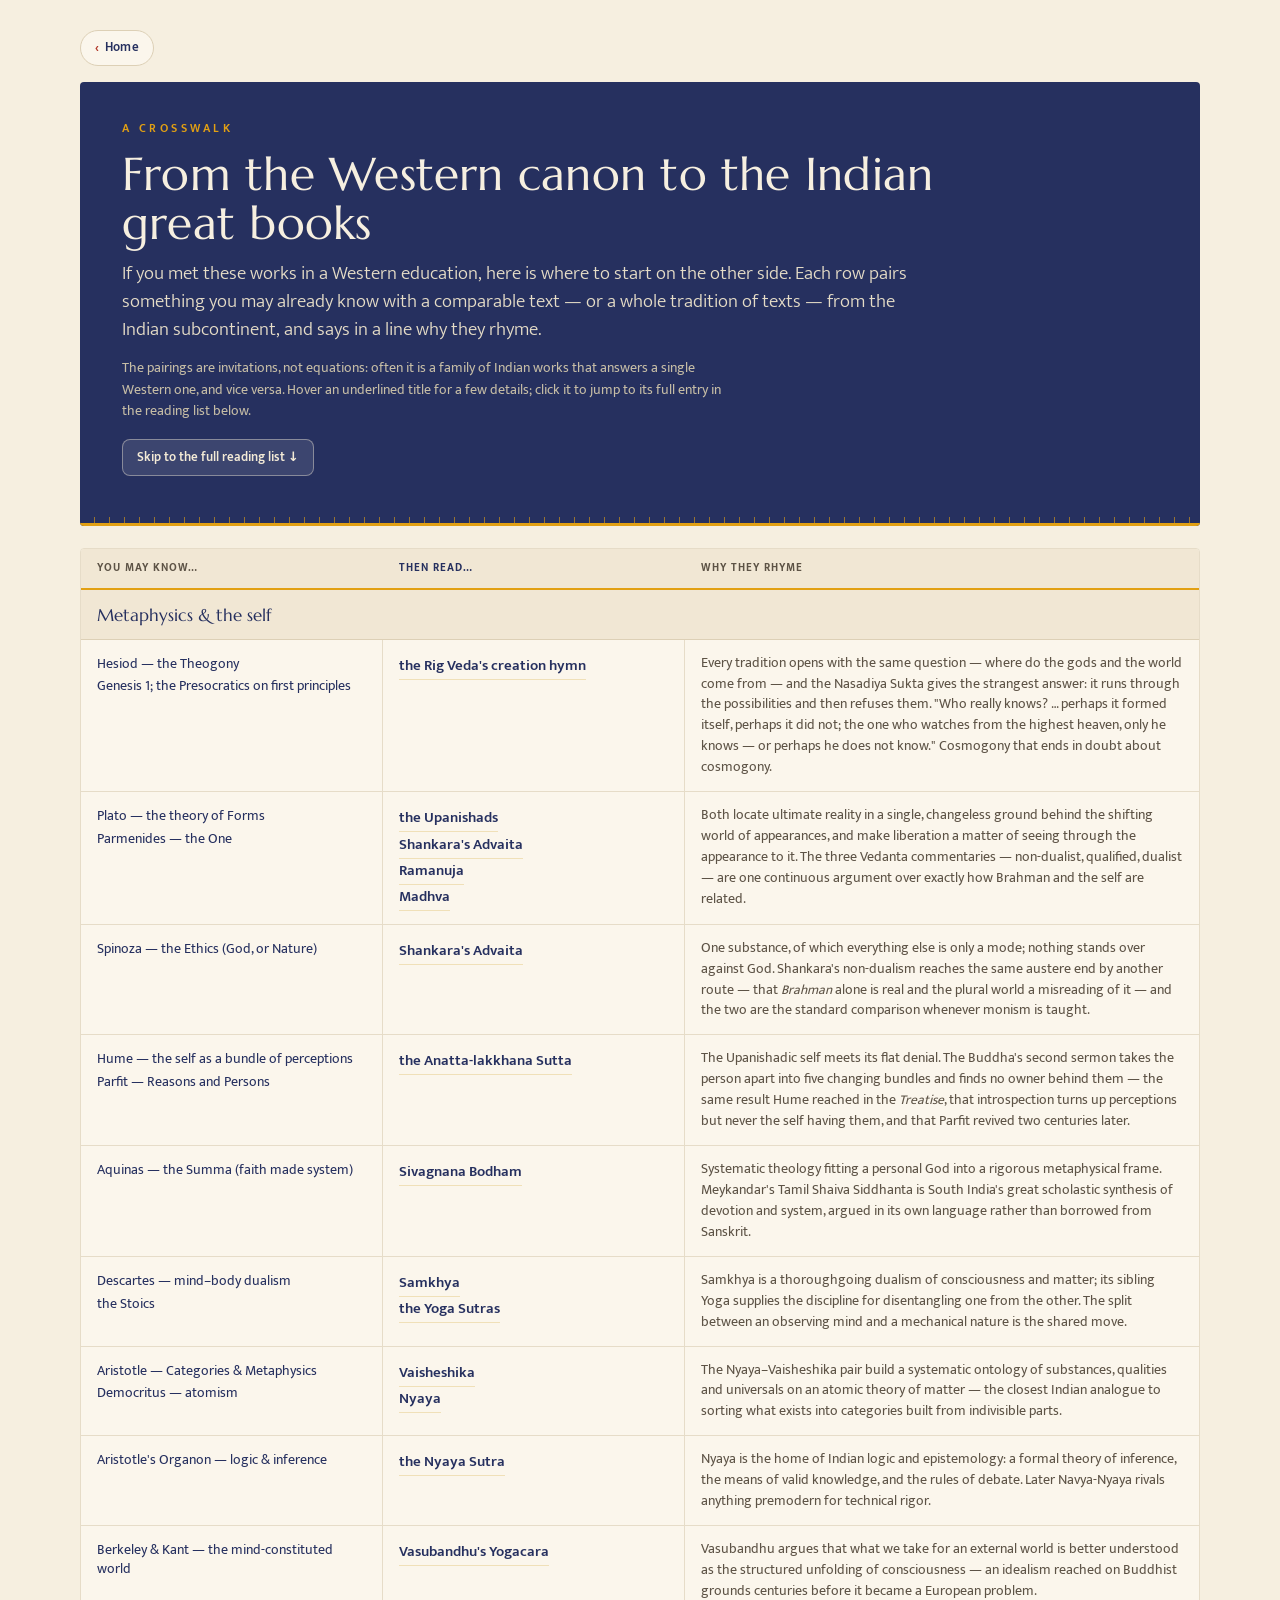
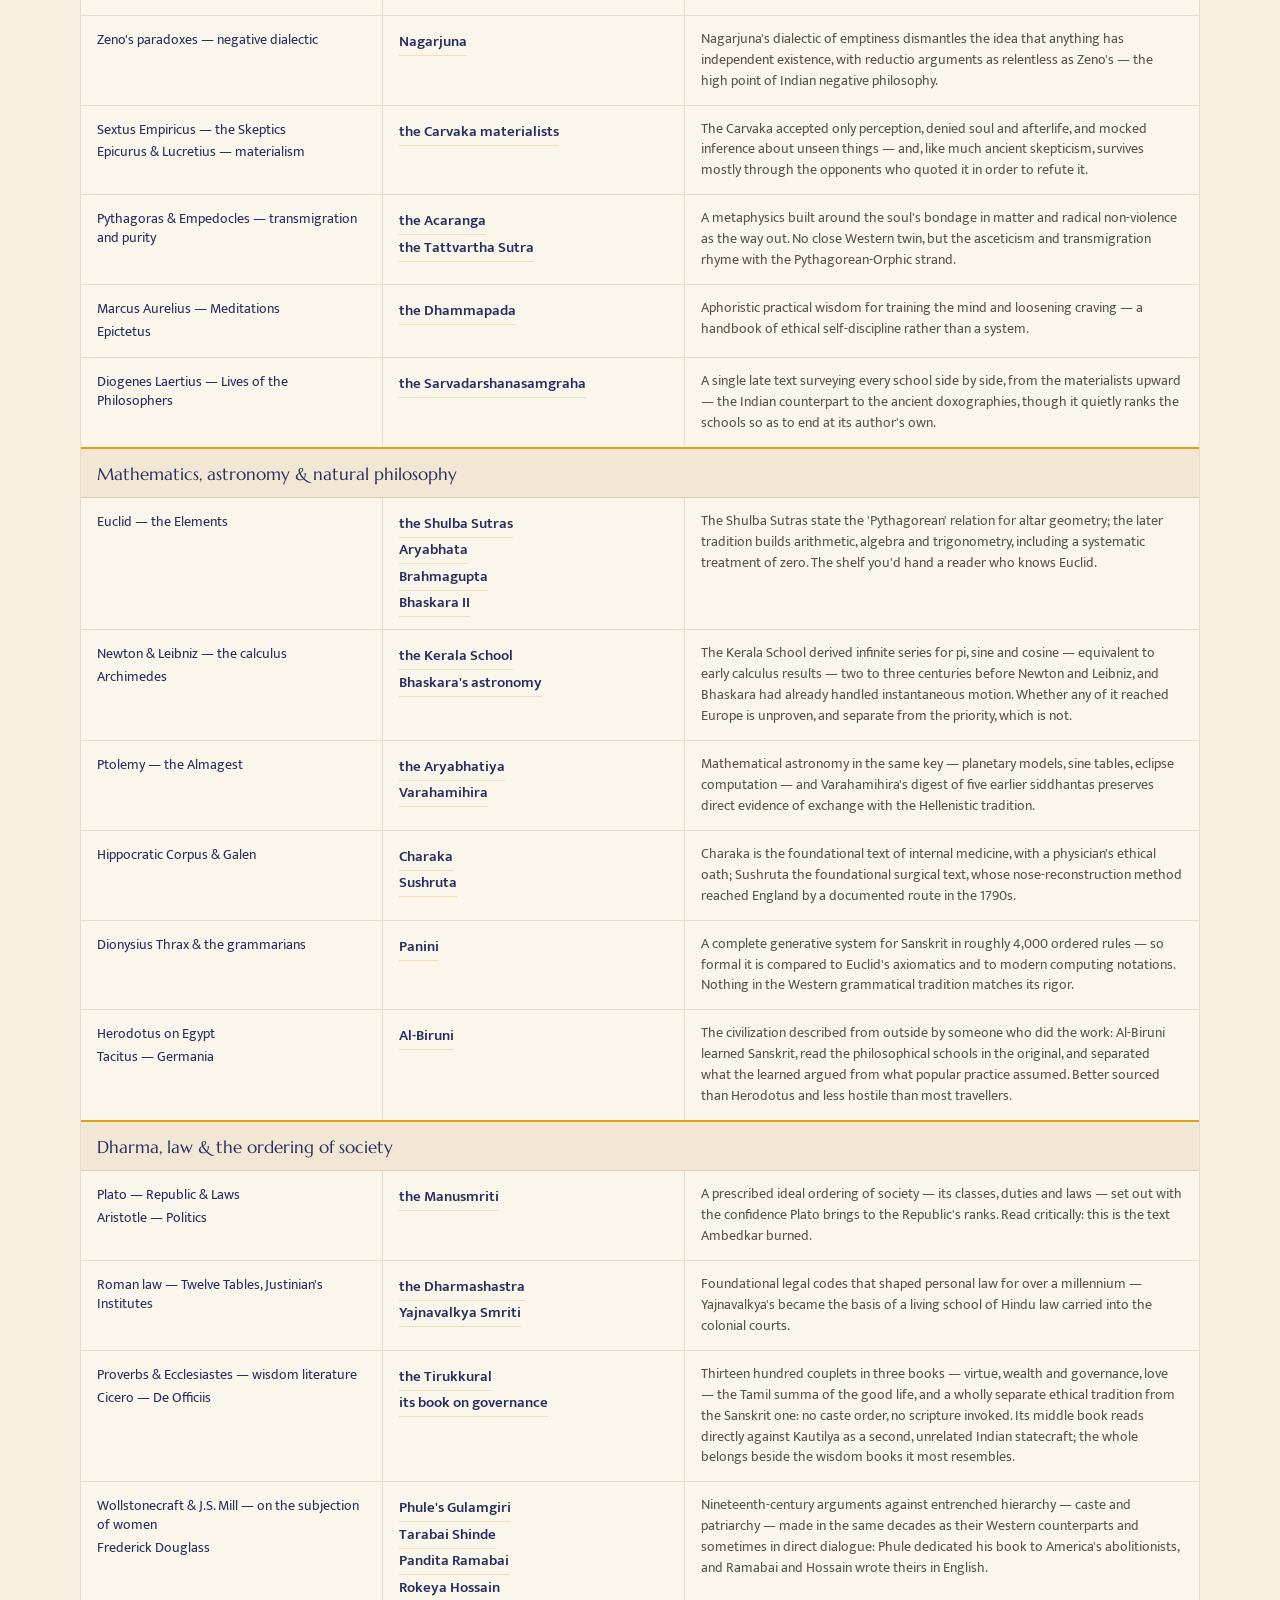
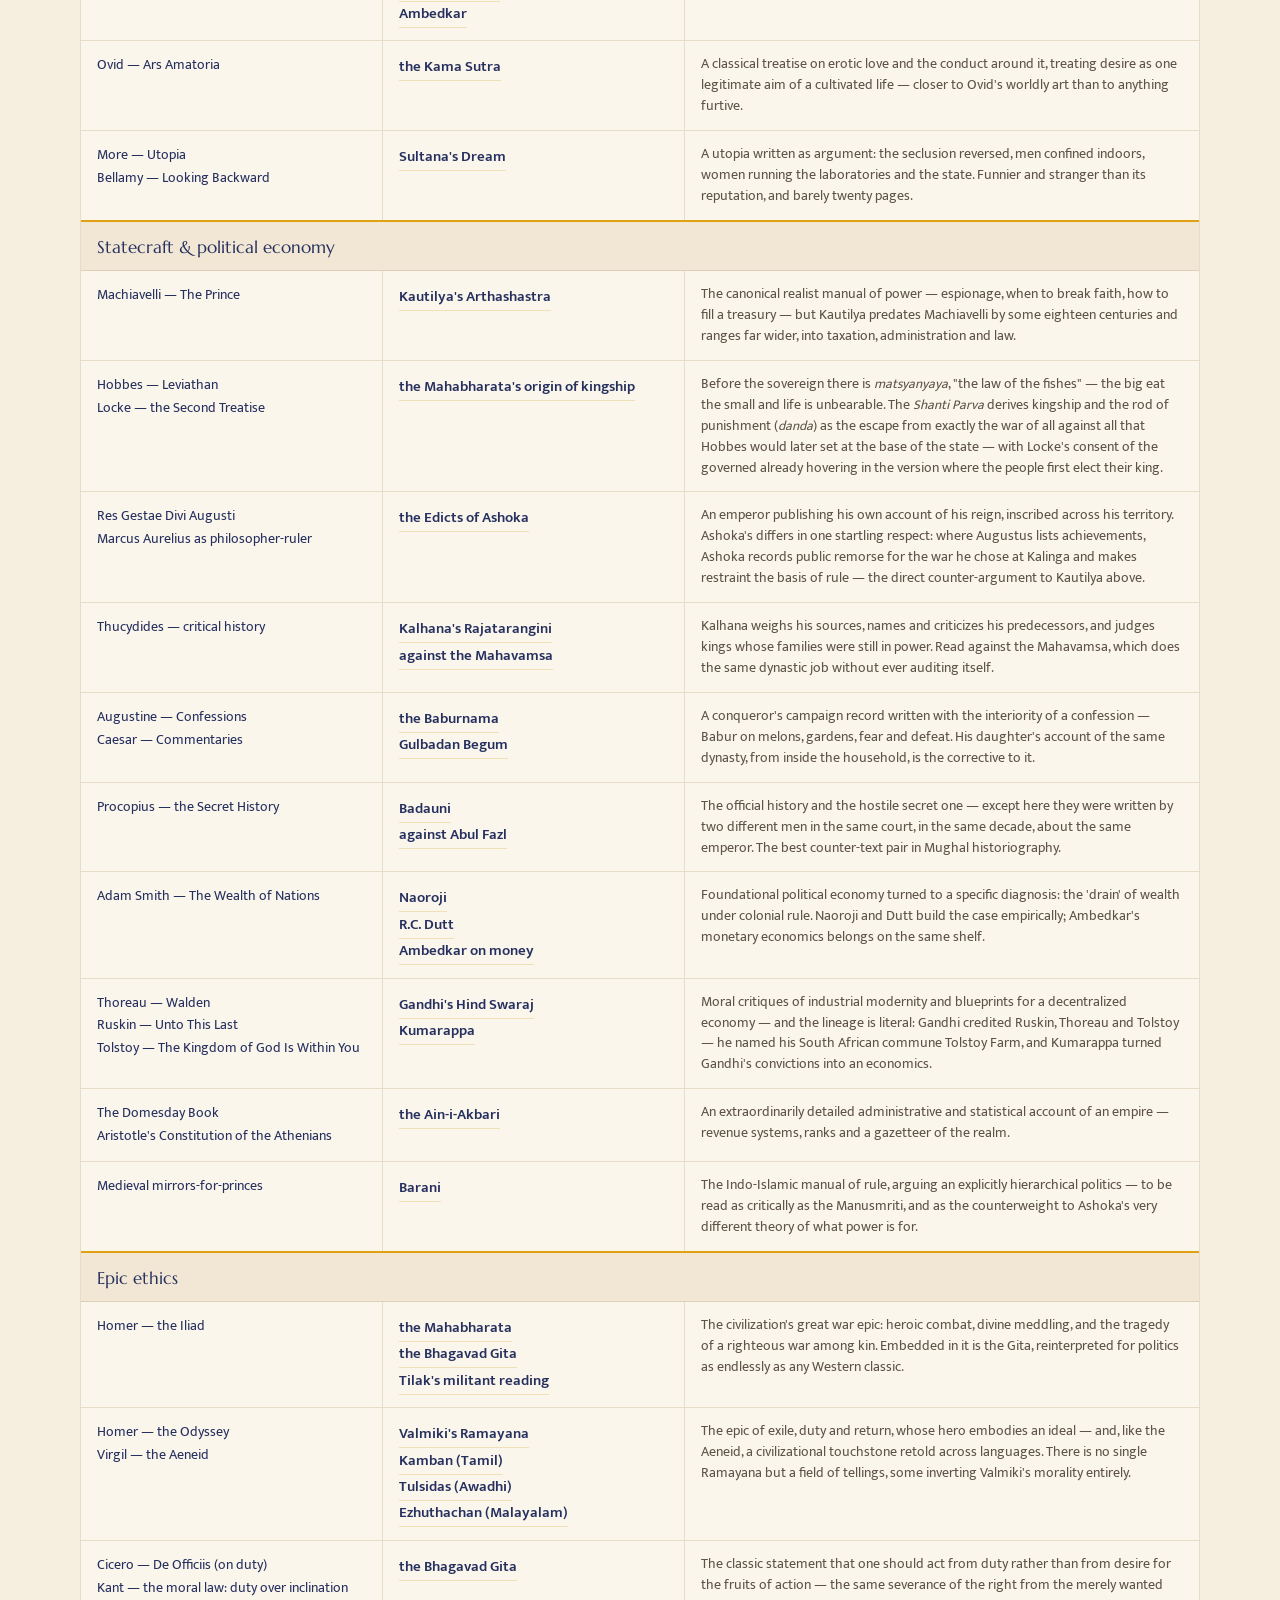
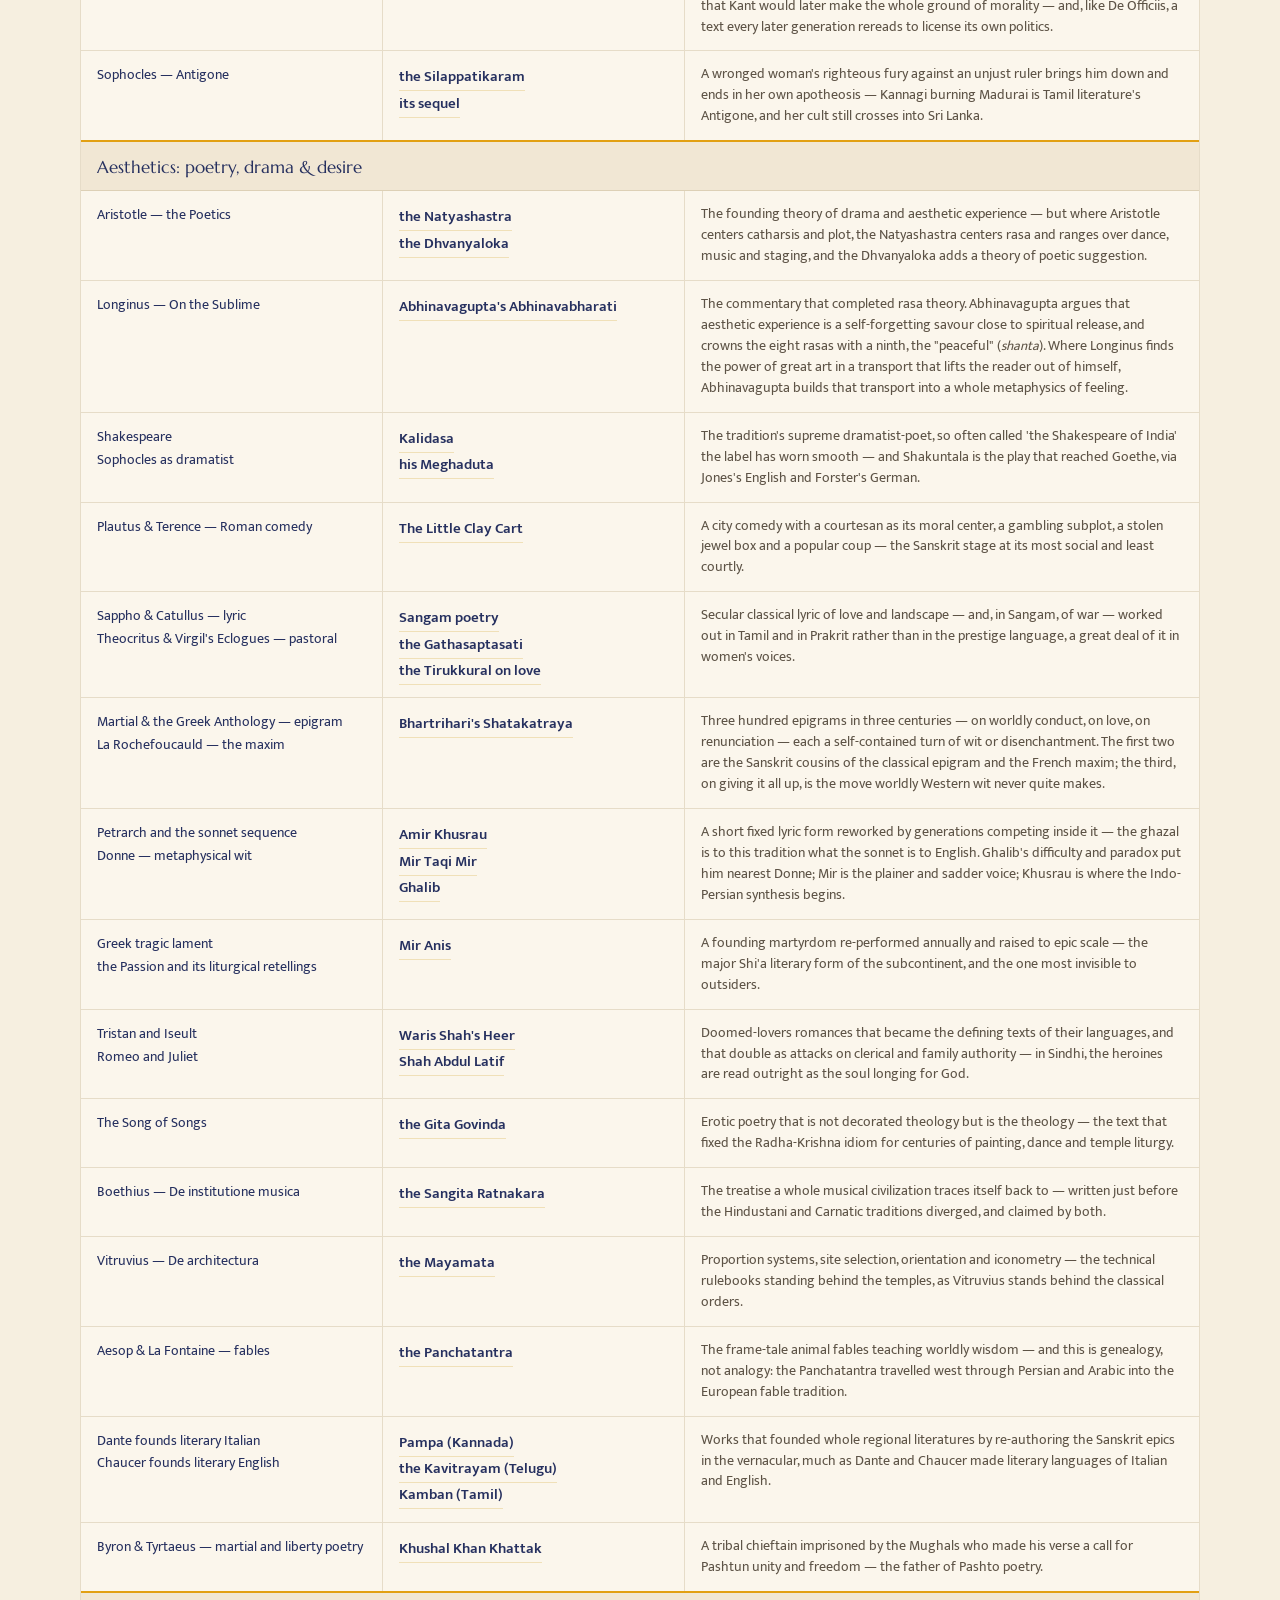
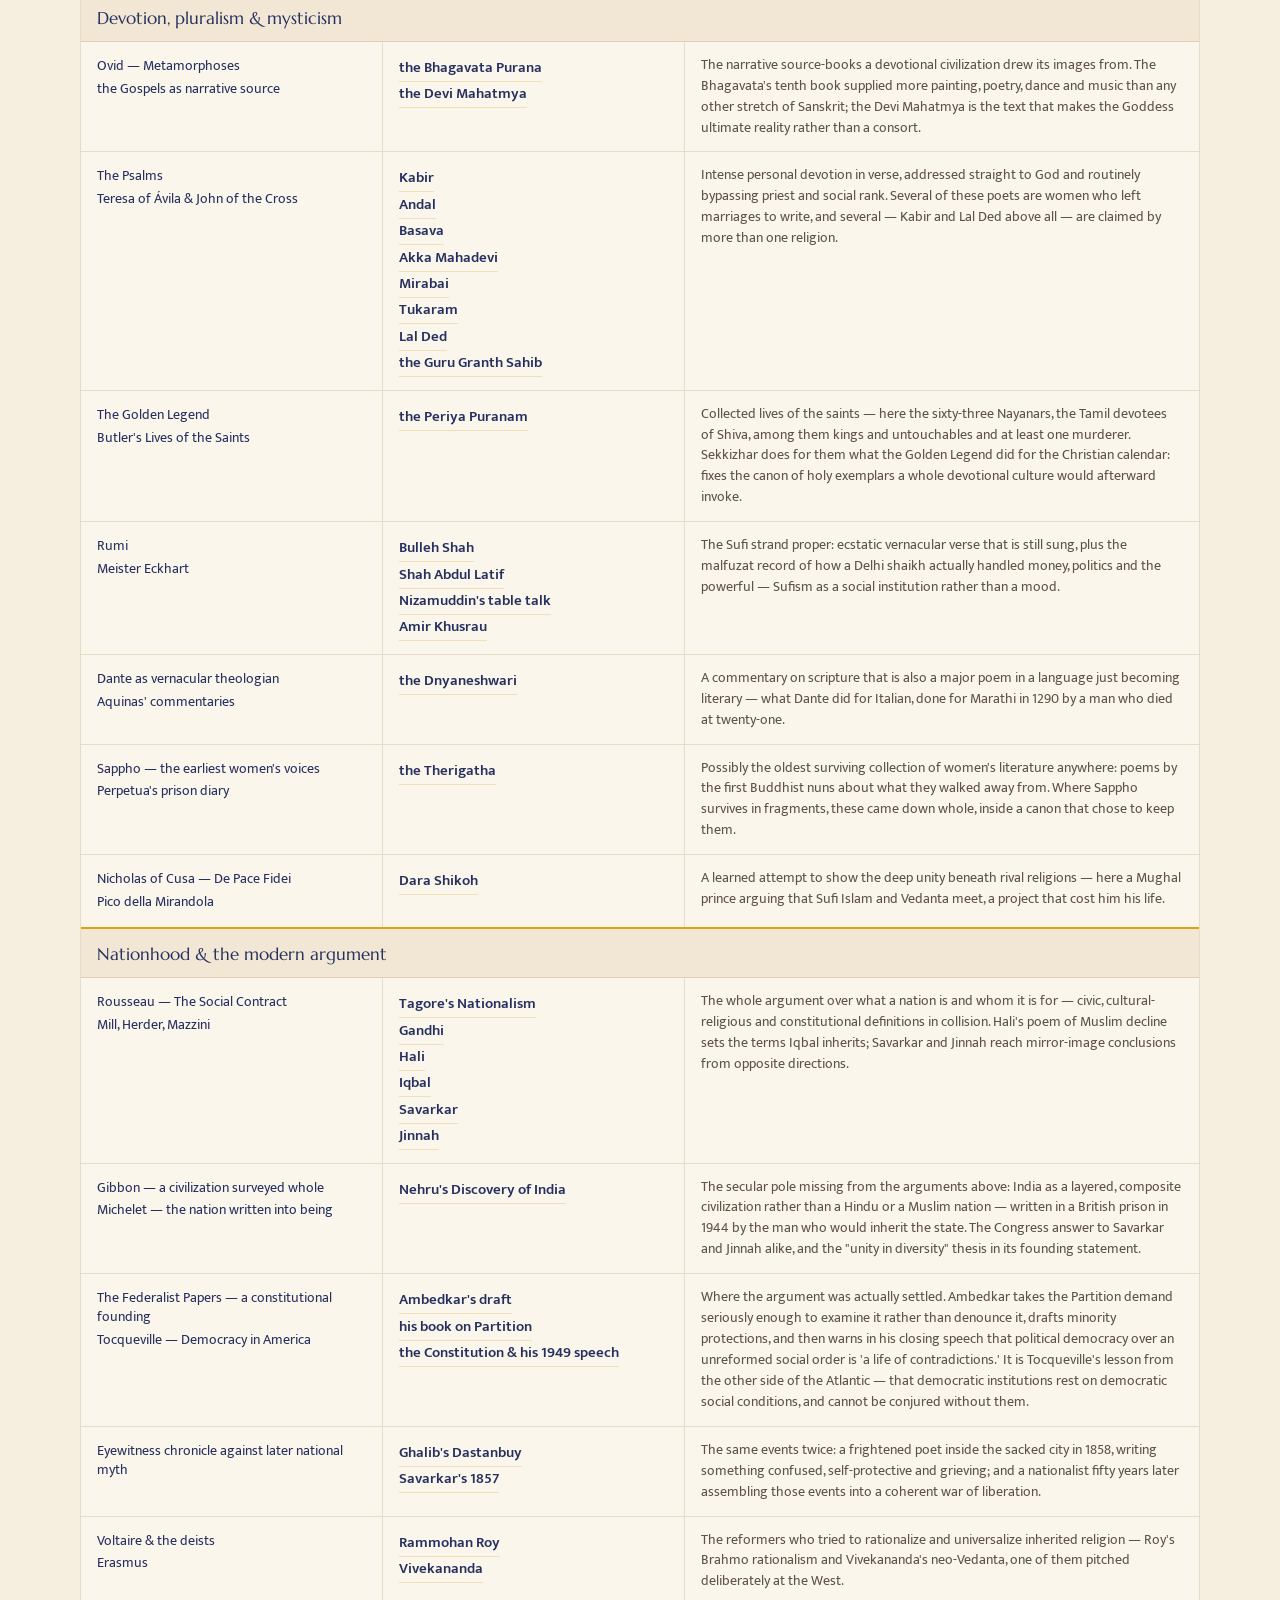
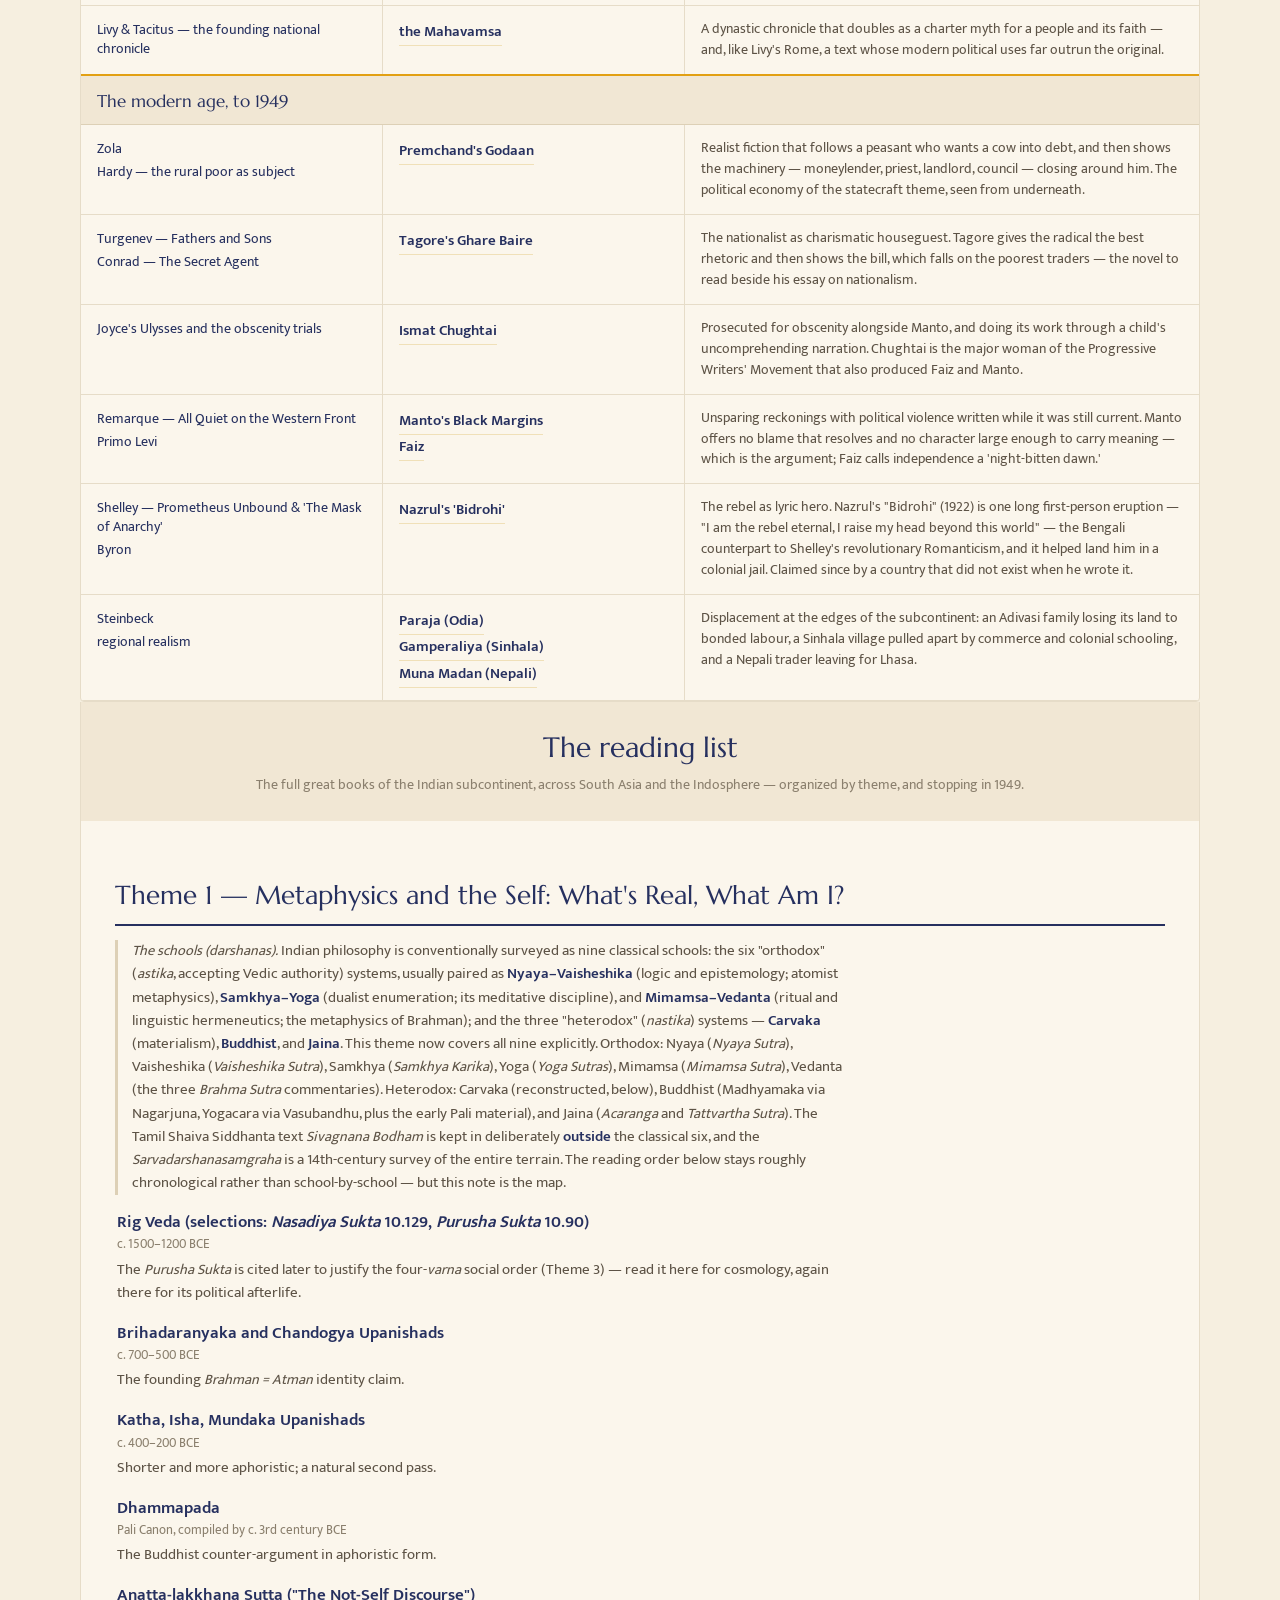
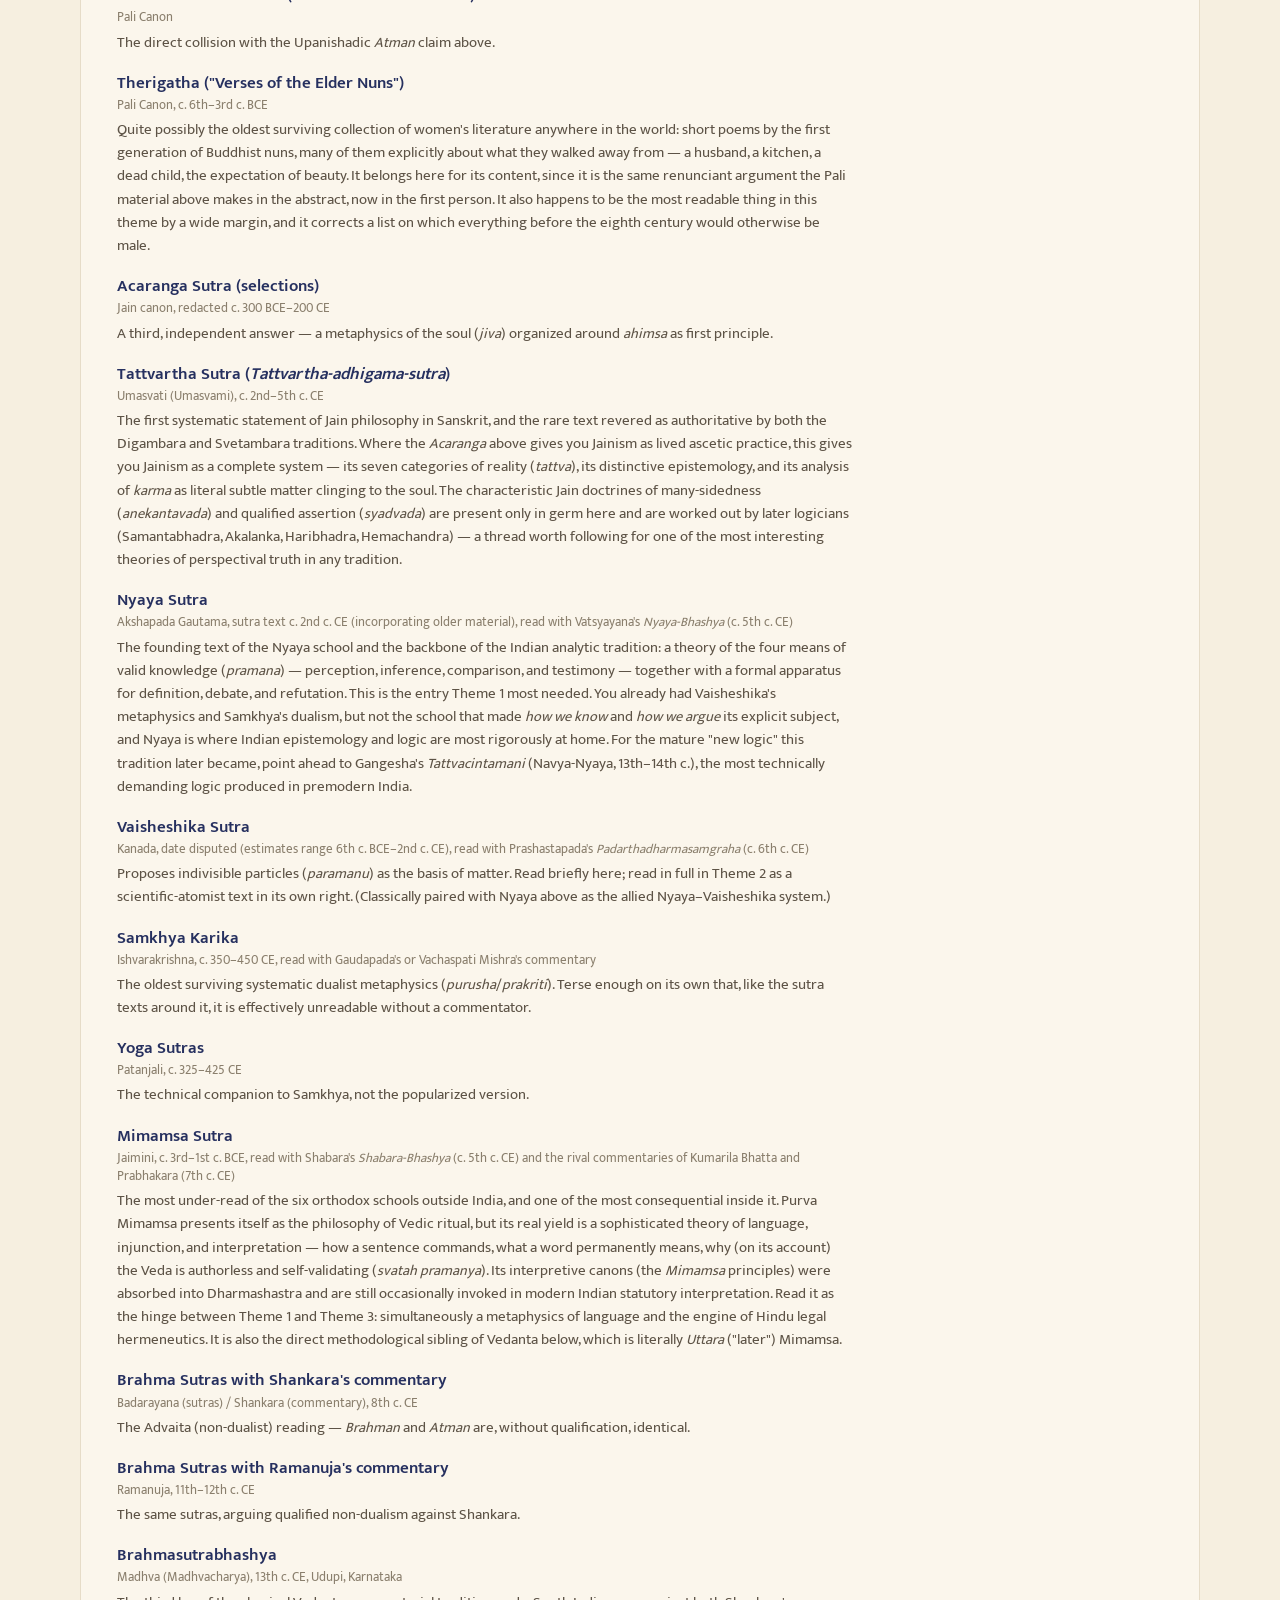
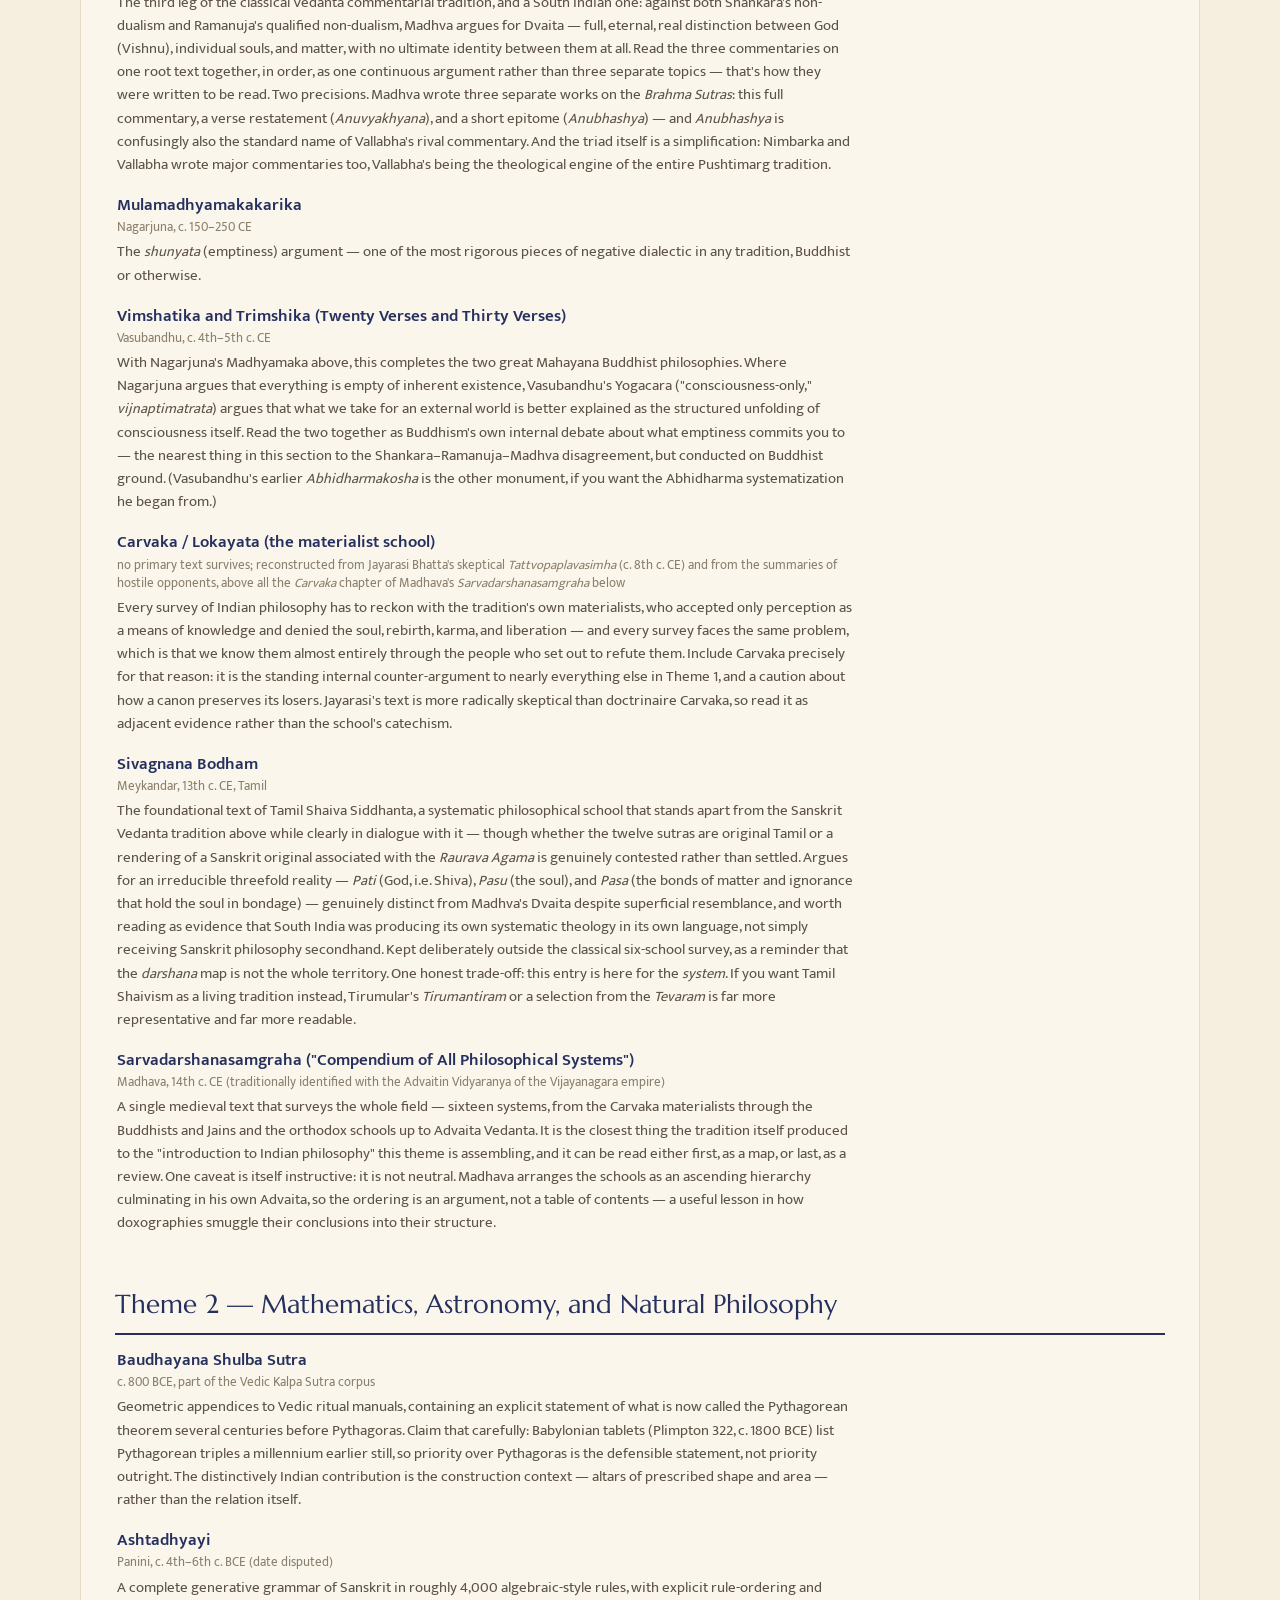
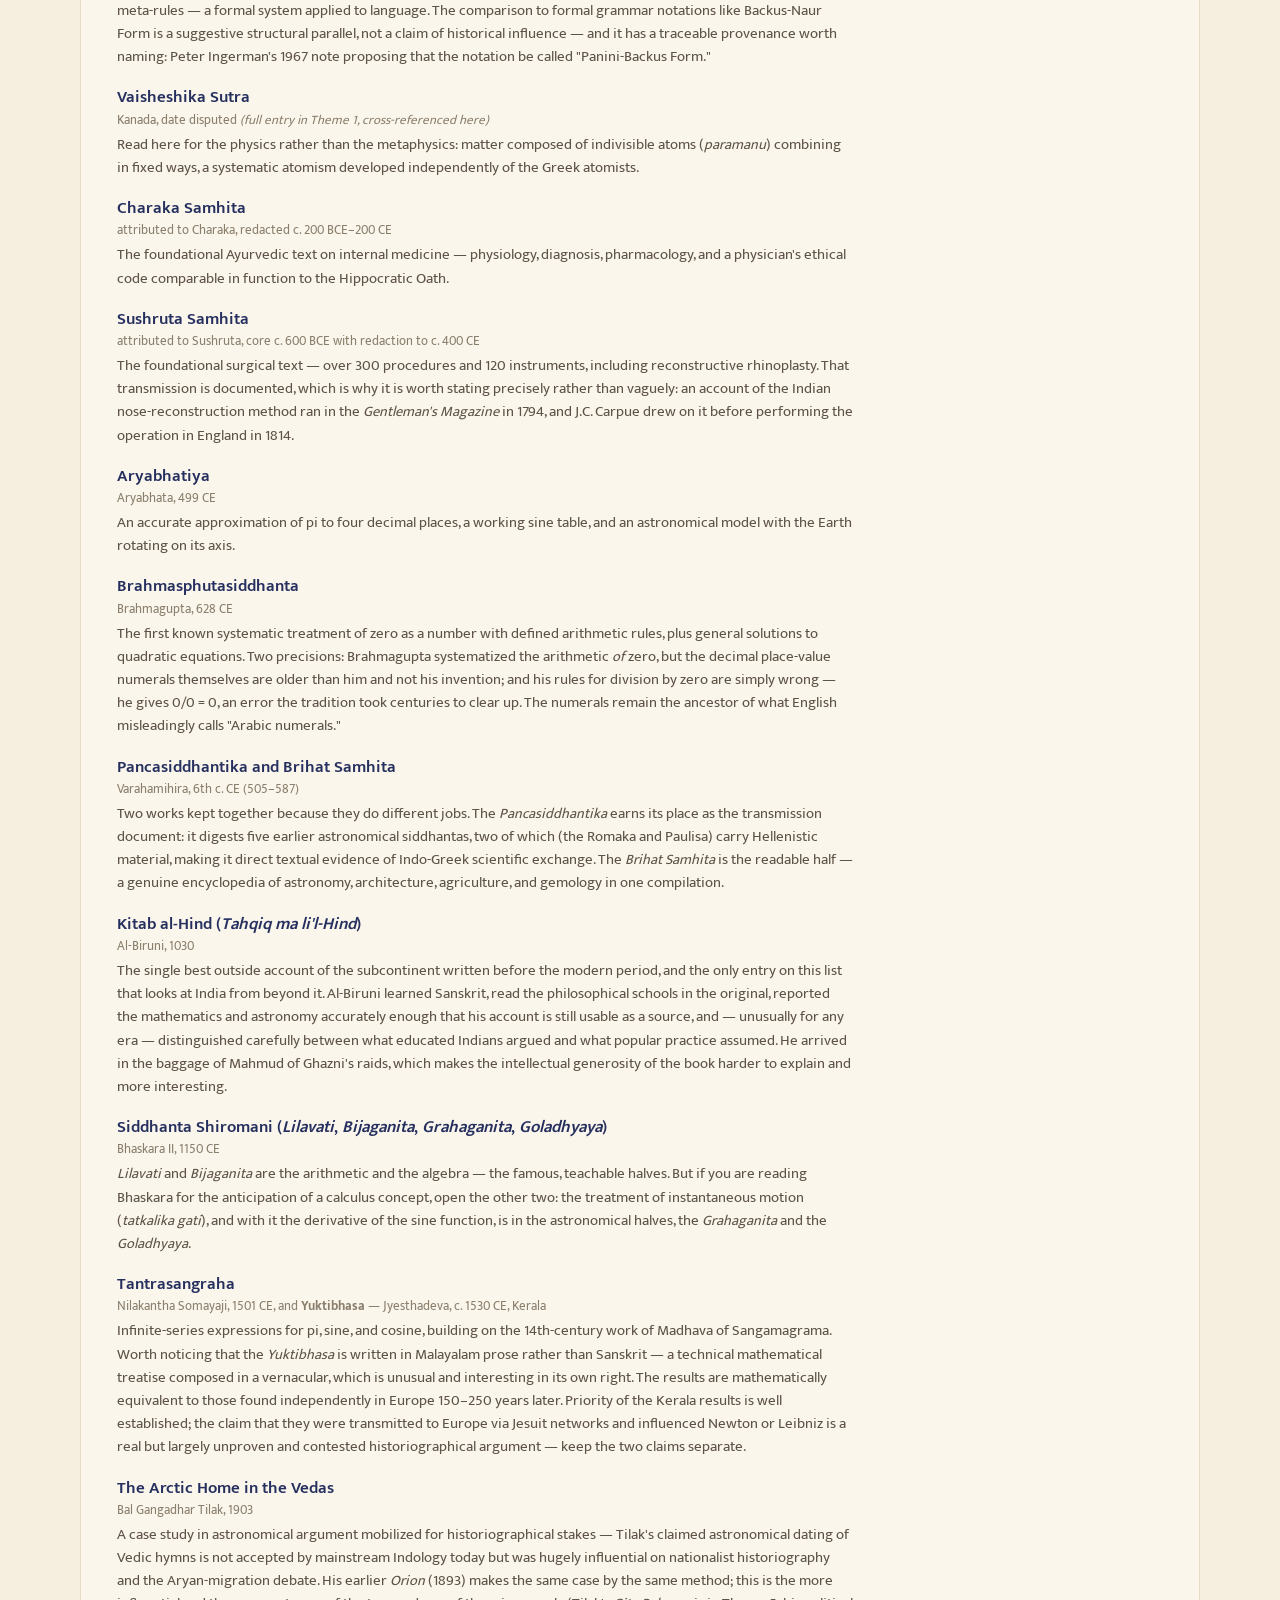
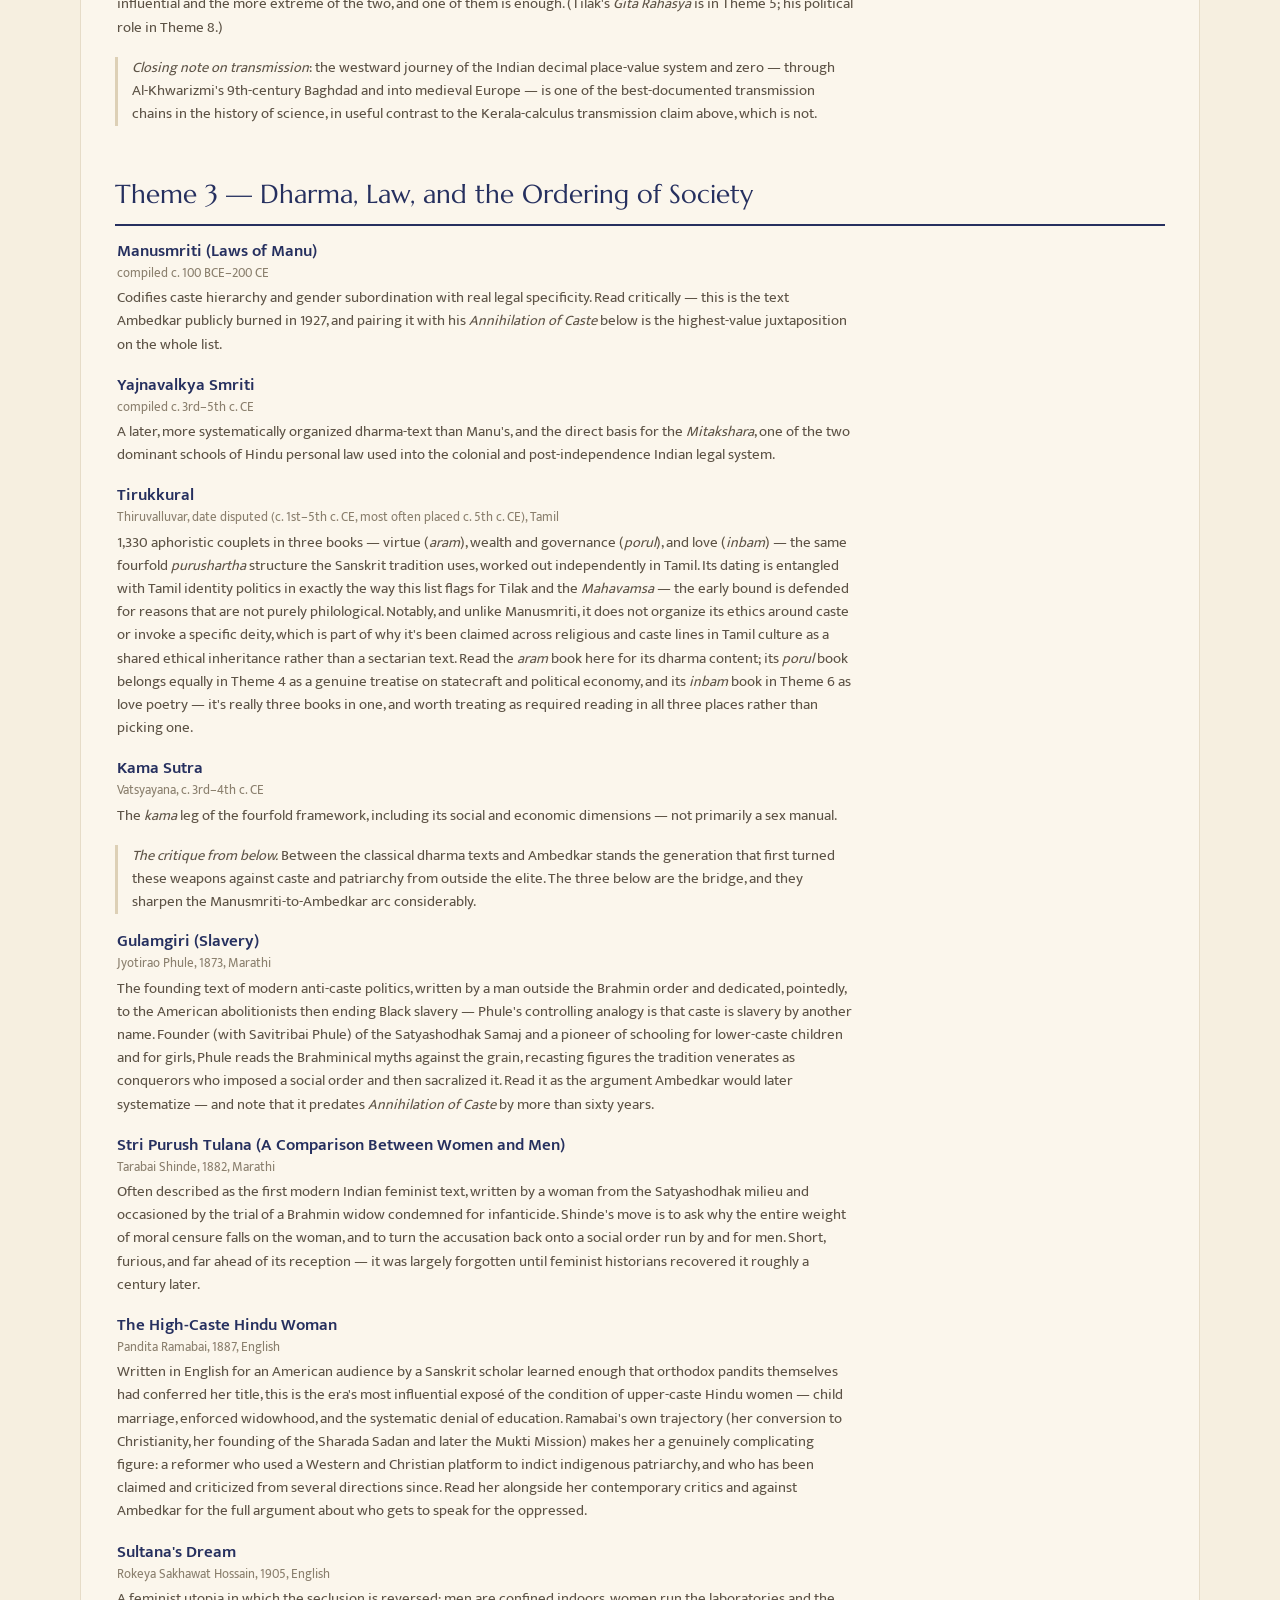
<file: western-to-indian-great-books.html>
<!DOCTYPE html>
<html lang="en">
<head>
<meta charset="utf-8">
<meta name="viewport" content="width=device-width, initial-scale=1">
<title>From the Western Canon to the Indian Great Books</title>
<style>
:root{
  --cream:#f6efe0; --card:#fbf6ec; --panel2:#f1e7d4;
  --indigo:#26305f; --indigo2:#323e78;
  --ink:#26305f; --ink-soft:#5d5346; --ink-faint:#8a7f6d;
  --page:#f6efe0; --panel:#fbf6ec; --panel-2:#f1e7d4;
  --line:#e6dcc8; --rule:#ddd0b6;
  --madder:#b23a2b; --marigold:#e2a013; --teal:#237d72;
  --gold:#e2a013; --gold-soft:#f0e0b8;
  --disp:"Marcellus",Georgia,serif;
  --sans:"Mukta",system-ui,-apple-system,"Segoe UI",Roboto,Helvetica,Arial,sans-serif;
  --serif:"Marcellus",Georgia,serif;
}
*{box-sizing:border-box}
html{scroll-behavior:smooth}
body{margin:0;background:var(--cream);color:#241f1a;font-family:var(--sans);font-size:16px;font-weight:400;line-height:1.6;-webkit-font-smoothing:antialiased;padding:clamp(12px,2.6vw,30px)}
.wrap{max-width:1120px;margin:0 auto}

.home-nav{margin:0 0 16px}
.home-btn{display:inline-flex;align-items:center;gap:.42em;font-size:12.5px;font-weight:600;letter-spacing:.03em;color:var(--indigo);text-decoration:none;padding:7px 14px;border:1px solid var(--rule);border-radius:999px;background:var(--card);transition:background .14s,border-color .14s}
.home-btn:hover{background:#fff;border-color:var(--marigold)}
.home-btn .ar{color:var(--madder);font-weight:700;font-size:1.05em;line-height:0}

header.mast{background:var(--indigo);color:#f3ead6;border-radius:4px;padding:clamp(24px,3.6vw,38px) clamp(22px,4vw,42px) clamp(28px,3.6vw,34px);position:relative;overflow:hidden}
header.mast:after{content:"";position:absolute;left:0;right:0;bottom:0;height:6px;background:repeating-linear-gradient(90deg,transparent 0 14px,rgba(226,160,19,.6) 14px 15px);border-bottom:3px solid var(--marigold)}
.kicker{font-size:11.5px;letter-spacing:.3em;text-transform:uppercase;color:var(--marigold);font-weight:600;margin:0 0 12px}
.mast h1{font-family:var(--disp);font-weight:400;font-size:clamp(27px,4.7vw,46px);line-height:1.06;margin:0 0 12px;max-width:22ch;color:#f6efe0;letter-spacing:.005em}
.mast p.lede{font-size:clamp(15.5px,2.2vw,18.5px);line-height:1.52;color:#e5dcc7;max-width:72ch;margin:0;font-weight:300}
.mast p.how{margin:14px 0 0;font-size:13.5px;color:#c6bda6;max-width:76ch}
.mast .jump{margin-top:16px}
.mast .jump a{display:inline-block;font-size:13px;font-weight:600;color:#f3ead6;border:1px solid rgba(243,234,214,.42);border-radius:8px;padding:7px 14px;text-decoration:none;background:rgba(255,255,255,.1)}
.mast .jump a:hover{background:rgba(255,255,255,.2);border-color:var(--marigold)}

.xw{border:1px solid var(--line);border-radius:4px;overflow:hidden;background:var(--card);margin-top:22px}
table{border-collapse:collapse;width:100%}
thead th{position:sticky;top:0;z-index:3;background:var(--panel2);text-align:left;font-size:11px;letter-spacing:.09em;text-transform:uppercase;color:var(--ink-soft);font-weight:700;padding:11px 16px;border-bottom:1.5px solid var(--indigo)}
thead th.h-i{color:var(--indigo)}
tr.dom td{background:var(--panel2);font-family:var(--disp);font-weight:400;font-size:17px;color:var(--indigo);padding:12px 16px 9px;border-bottom:1px solid var(--rule);border-top:2px solid var(--marigold)}
tbody td{padding:13px 16px;border-bottom:1px solid var(--line);vertical-align:top}
td.c-w{width:27%}
td.c-i{width:27%;border-left:1px solid var(--line);border-right:1px solid var(--line)}
td.c-y{width:46%;color:var(--ink-soft);font-size:13.5px;line-height:1.55}
.w{font-size:13.5px;color:var(--indigo);padding:2px 0;line-height:1.4}
.i{padding:2px 0;line-height:1.4}
a.ind{font-family:var(--sans);font-size:14.5px;font-weight:600;color:var(--indigo);text-decoration:none;border-bottom:1.5px solid var(--gold-soft);cursor:pointer;transition:border-color .12s,background .12s;padding-bottom:1px}
a.ind:hover{border-bottom-color:var(--marigold);background:#f6efd8}
a.ind:focus-visible{outline:2px solid var(--indigo);outline-offset:2px}
.divider{background:var(--panel2);border-left:1px solid var(--line);border-right:1px solid var(--line);padding:24px;text-align:center}
.divider h2{font-family:var(--disp);font-weight:400;font-size:clamp(21px,3.4vw,28px);margin:0 0 4px;color:var(--indigo)}
.divider p{margin:0;color:var(--ink-faint);font-size:13.5px}
.sy{border:1px solid var(--line);border-top:none;border-radius:0 0 4px 4px;background:var(--card);padding:6px clamp(16px,3vw,34px) 30px}
h2.sy-h{font-family:var(--disp);font-weight:400;font-size:clamp(20px,3vw,26px);color:var(--indigo);border-bottom:2px solid var(--indigo);padding:22px 0 8px;margin:26px 0 14px;scroll-margin-top:12px}
.sy-note{color:var(--ink-soft);font-size:14.5px;line-height:1.6;max-width:82ch;margin:0 0 16px;padding-left:14px;border-left:3px solid var(--rule)}
.sy-note strong{color:var(--indigo);font-weight:600}
.sy-e{margin:0 0 17px;max-width:82ch;scroll-margin-top:14px;border-left:2px solid transparent;padding-left:0;transition:background .5s,border-color .5s,padding-left .2s}
.sy-e.flash{background:#f6efd8;border-left:2px solid var(--marigold);padding-left:12px}
.sy-t{font-family:var(--sans);font-weight:600;font-size:17px;line-height:1.3;color:var(--indigo)}
.sy-m{color:var(--ink-faint);font-size:13px;margin-top:2px;line-height:1.4}
.sy-a{margin:5px 0 0;font-size:14.5px;line-height:1.6;color:var(--ink-soft)}
footer.foot{border:1px solid var(--line);border-top:none;background:var(--panel2);padding:12px 18px;font-size:12px;color:var(--ink-faint);line-height:1.5;border-radius:0 0 4px 4px;margin-top:22px}
.tip{position:fixed;z-index:80;pointer-events:none;max-width:320px;background:var(--indigo);color:#f3ead6;border-radius:8px;padding:11px 13px;box-shadow:0 10px 30px rgba(20,16,40,.32);font-size:12.5px;line-height:1.48;opacity:0;transition:opacity .1s}
.tip.on{opacity:1}
.tip .tt{font-family:var(--disp);font-weight:400;font-size:15px;margin-bottom:2px;color:#fff}
.tip .tm{color:#e6b866;font-style:italic;font-size:11.5px;margin-bottom:6px}
.tip .tb{color:#ece4d2}
.tip .hint{color:#b0a790;font-size:10.5px;margin-top:7px;letter-spacing:.03em}
#totop{position:fixed;right:18px;bottom:18px;z-index:70;display:none;background:var(--indigo);color:#f3ead6;border:none;border-radius:22px;padding:9px 15px;font:inherit;font-size:12.5px;font-weight:600;cursor:pointer;box-shadow:0 6px 20px rgba(20,16,40,.28)}
#totop:hover{background:var(--indigo2)}
@media (max-width:760px){
  td.c-w,td.c-i,td.c-y{display:block;width:100%}
  td.c-i{border-left:none;border-right:none;border-top:1px dashed var(--line);border-bottom:1px dashed var(--line);background:var(--panel2)}
  td.c-y{border-top:none}
  thead{display:none}
  .w,.i{display:inline-block;margin-right:10px}
}
@media (prefers-reduced-motion:reduce){*{transition:none!important}html{scroll-behavior:auto}}
</style>
<link rel="icon" href="favicon.svg" type="image/svg+xml">
<link rel="stylesheet" href="assets/site.css">
</head>
<body>
<div class="wrap">
  <p class="home-nav"><a class="home-btn" href="index.html"><span class="ar">&lsaquo;</span> Home</a></p>
  <header class="mast">
    <p class="kicker">A crosswalk</p>
    <h1>From the Western canon to the Indian great books</h1>
    <p class="lede">If you met these works in a Western education, here is where to start on the other side. Each row pairs something you may already know with a comparable text &mdash; or a whole tradition of texts &mdash; from the Indian subcontinent, and says in a line why they rhyme.</p>
    <p class="how">The pairings are invitations, not equations: often it is a family of Indian works that answers a single Western one, and vice versa. Hover an underlined title for a few details; click it to jump to its full entry in the reading list below.</p>
    <p class="jump"><a href="#reading-list">Skip to the full reading list &darr;</a></p>
  </header>

  <div class="xw">
    <table>
      <thead>
        <tr>
          <th class="h-w">You may know&hellip;</th>
          <th class="h-i">Then read&hellip;</th>
          <th class="h-y">Why they rhyme</th>
        </tr>
      </thead>
      <tbody>
<tr class="dom"><td colspan="3">Metaphysics &amp; the self</td></tr>
<tr><td class="c-w"><div class="w">Hesiod &mdash; the Theogony</div><div class="w">Genesis 1; the Presocratics on first principles</div></td><td class="c-i"><div class="i"><a class="ind" data-ref="rig-veda">the Rig Veda&#x27;s creation hymn</a></div></td><td class="c-y">Every tradition opens with the same question &mdash; where do the gods and the world come from &mdash; and the Nasadiya Sukta gives the strangest answer: it runs through the possibilities and then refuses them. &quot;Who really knows? &hellip; perhaps it formed itself, perhaps it did not; the one who watches from the highest heaven, only he knows &mdash; or perhaps he does not know.&quot; Cosmogony that ends in doubt about cosmogony.</td></tr>
<tr><td class="c-w"><div class="w">Plato — the theory of Forms</div><div class="w">Parmenides — the One</div></td><td class="c-i"><div class="i"><a class="ind" data-ref="brihadaranyaka-and-chandogya-upanishads">the Upanishads</a></div><div class="i"><a class="ind" data-ref="brahma-sutras-with-shankara-s-commentary">Shankara&#x27;s Advaita</a></div><div class="i"><a class="ind" data-ref="brahma-sutras-with-ramanuja-s-commentary">Ramanuja</a></div><div class="i"><a class="ind" data-ref="brahmasutrabhashya">Madhva</a></div></td><td class="c-y">Both locate ultimate reality in a single, changeless ground behind the shifting world of appearances, and make liberation a matter of seeing through the appearance to it. The three Vedanta commentaries — non-dualist, qualified, dualist — are one continuous argument over exactly how Brahman and the self are related.</td></tr>
<tr><td class="c-w"><div class="w">Spinoza — the Ethics (God, or Nature)</div></td><td class="c-i"><div class="i"><a class="ind" data-ref="brahma-sutras-with-shankara-s-commentary">Shankara&#x27;s Advaita</a></div></td><td class="c-y">One substance, of which everything else is only a mode; nothing stands over against God. Shankara&#x27;s non-dualism reaches the same austere end by another route — that <em>Brahman</em> alone is real and the plural world a misreading of it — and the two are the standard comparison whenever monism is taught.</td></tr>
<tr><td class="c-w"><div class="w">Hume &mdash; the self as a bundle of perceptions</div><div class="w">Parfit &mdash; Reasons and Persons</div></td><td class="c-i"><div class="i"><a class="ind" data-ref="anatta-lakkhana-sutta">the Anatta-lakkhana Sutta</a></div></td><td class="c-y">The Upanishadic self meets its flat denial. The Buddha&#x27;s second sermon takes the person apart into five changing bundles and finds no owner behind them &mdash; the same result Hume reached in the <em>Treatise</em>, that introspection turns up perceptions but never the self having them, and that Parfit revived two centuries later.</td></tr>
<tr><td class="c-w"><div class="w">Aquinas — the Summa (faith made system)</div></td><td class="c-i"><div class="i"><a class="ind" data-ref="sivagnana-bodham">Sivagnana Bodham</a></div></td><td class="c-y">Systematic theology fitting a personal God into a rigorous metaphysical frame. Meykandar&#x27;s Tamil Shaiva Siddhanta is South India&#x27;s great scholastic synthesis of devotion and system, argued in its own language rather than borrowed from Sanskrit.</td></tr>
<tr><td class="c-w"><div class="w">Descartes — mind–body dualism</div><div class="w">the Stoics</div></td><td class="c-i"><div class="i"><a class="ind" data-ref="samkhya-karika">Samkhya</a></div><div class="i"><a class="ind" data-ref="yoga-sutras">the Yoga Sutras</a></div></td><td class="c-y">Samkhya is a thoroughgoing dualism of consciousness and matter; its sibling Yoga supplies the discipline for disentangling one from the other. The split between an observing mind and a mechanical nature is the shared move.</td></tr>
<tr><td class="c-w"><div class="w">Aristotle — Categories &amp; Metaphysics</div><div class="w">Democritus — atomism</div></td><td class="c-i"><div class="i"><a class="ind" data-ref="vaisheshika-sutra">Vaisheshika</a></div><div class="i"><a class="ind" data-ref="nyaya-sutra">Nyaya</a></div></td><td class="c-y">The Nyaya–Vaisheshika pair build a systematic ontology of substances, qualities and universals on an atomic theory of matter — the closest Indian analogue to sorting what exists into categories built from indivisible parts.</td></tr>
<tr><td class="c-w"><div class="w">Aristotle&#x27;s Organon — logic &amp; inference</div></td><td class="c-i"><div class="i"><a class="ind" data-ref="nyaya-sutra">the Nyaya Sutra</a></div></td><td class="c-y">Nyaya is the home of Indian logic and epistemology: a formal theory of inference, the means of valid knowledge, and the rules of debate. Later Navya-Nyaya rivals anything premodern for technical rigor.</td></tr>
<tr><td class="c-w"><div class="w">Berkeley &amp; Kant — the mind-constituted world</div></td><td class="c-i"><div class="i"><a class="ind" data-ref="vimshatika-and-trimshika">Vasubandhu&#x27;s Yogacara</a></div></td><td class="c-y">Vasubandhu argues that what we take for an external world is better understood as the structured unfolding of consciousness — an idealism reached on Buddhist grounds centuries before it became a European problem.</td></tr>
<tr><td class="c-w"><div class="w">Zeno&#x27;s paradoxes — negative dialectic</div></td><td class="c-i"><div class="i"><a class="ind" data-ref="mulamadhyamakakarika">Nagarjuna</a></div></td><td class="c-y">Nagarjuna&#x27;s dialectic of emptiness dismantles the idea that anything has independent existence, with reductio arguments as relentless as Zeno&#x27;s — the high point of Indian negative philosophy.</td></tr>
<tr><td class="c-w"><div class="w">Sextus Empiricus — the Skeptics</div><div class="w">Epicurus &amp; Lucretius — materialism</div></td><td class="c-i"><div class="i"><a class="ind" data-ref="carvaka-lokayata">the Carvaka materialists</a></div></td><td class="c-y">The Carvaka accepted only perception, denied soul and afterlife, and mocked inference about unseen things — and, like much ancient skepticism, survives mostly through the opponents who quoted it in order to refute it.</td></tr>
<tr><td class="c-w"><div class="w">Pythagoras &amp; Empedocles — transmigration and purity</div></td><td class="c-i"><div class="i"><a class="ind" data-ref="acaranga-sutra">the Acaranga</a></div><div class="i"><a class="ind" data-ref="tattvartha-sutra">the Tattvartha Sutra</a></div></td><td class="c-y">A metaphysics built around the soul&#x27;s bondage in matter and radical non-violence as the way out. No close Western twin, but the asceticism and transmigration rhyme with the Pythagorean-Orphic strand.</td></tr>
<tr><td class="c-w"><div class="w">Marcus Aurelius — Meditations</div><div class="w">Epictetus</div></td><td class="c-i"><div class="i"><a class="ind" data-ref="dhammapada">the Dhammapada</a></div></td><td class="c-y">Aphoristic practical wisdom for training the mind and loosening craving — a handbook of ethical self-discipline rather than a system.</td></tr>
<tr><td class="c-w"><div class="w">Diogenes Laertius — Lives of the Philosophers</div></td><td class="c-i"><div class="i"><a class="ind" data-ref="sarvadarshanasamgraha">the Sarvadarshanasamgraha</a></div></td><td class="c-y">A single late text surveying every school side by side, from the materialists upward — the Indian counterpart to the ancient doxographies, though it quietly ranks the schools so as to end at its author&#x27;s own.</td></tr>
<tr class="dom"><td colspan="3">Mathematics, astronomy &amp; natural philosophy</td></tr>
<tr><td class="c-w"><div class="w">Euclid — the Elements</div></td><td class="c-i"><div class="i"><a class="ind" data-ref="baudhayana-shulba-sutra">the Shulba Sutras</a></div><div class="i"><a class="ind" data-ref="aryabhatiya">Aryabhata</a></div><div class="i"><a class="ind" data-ref="brahmasphutasiddhanta">Brahmagupta</a></div><div class="i"><a class="ind" data-ref="siddhanta-shiromani">Bhaskara II</a></div></td><td class="c-y">The Shulba Sutras state the &#x27;Pythagorean&#x27; relation for altar geometry; the later tradition builds arithmetic, algebra and trigonometry, including a systematic treatment of zero. The shelf you&#x27;d hand a reader who knows Euclid.</td></tr>
<tr><td class="c-w"><div class="w">Newton &amp; Leibniz — the calculus</div><div class="w">Archimedes</div></td><td class="c-i"><div class="i"><a class="ind" data-ref="tantrasangraha">the Kerala School</a></div><div class="i"><a class="ind" data-ref="siddhanta-shiromani">Bhaskara&#x27;s astronomy</a></div></td><td class="c-y">The Kerala School derived infinite series for pi, sine and cosine — equivalent to early calculus results — two to three centuries before Newton and Leibniz, and Bhaskara had already handled instantaneous motion. Whether any of it reached Europe is unproven, and separate from the priority, which is not.</td></tr>
<tr><td class="c-w"><div class="w">Ptolemy — the Almagest</div></td><td class="c-i"><div class="i"><a class="ind" data-ref="aryabhatiya">the Aryabhatiya</a></div><div class="i"><a class="ind" data-ref="pancasiddhantika-and-brihat-samhita">Varahamihira</a></div></td><td class="c-y">Mathematical astronomy in the same key — planetary models, sine tables, eclipse computation — and Varahamihira&#x27;s digest of five earlier siddhantas preserves direct evidence of exchange with the Hellenistic tradition.</td></tr>
<tr><td class="c-w"><div class="w">Hippocratic Corpus &amp; Galen</div></td><td class="c-i"><div class="i"><a class="ind" data-ref="charaka-samhita">Charaka</a></div><div class="i"><a class="ind" data-ref="sushruta-samhita">Sushruta</a></div></td><td class="c-y">Charaka is the foundational text of internal medicine, with a physician&#x27;s ethical oath; Sushruta the foundational surgical text, whose nose-reconstruction method reached England by a documented route in the 1790s.</td></tr>
<tr><td class="c-w"><div class="w">Dionysius Thrax &amp; the grammarians</div></td><td class="c-i"><div class="i"><a class="ind" data-ref="ashtadhyayi">Panini</a></div></td><td class="c-y">A complete generative system for Sanskrit in roughly 4,000 ordered rules — so formal it is compared to Euclid&#x27;s axiomatics and to modern computing notations. Nothing in the Western grammatical tradition matches its rigor.</td></tr>
<tr><td class="c-w"><div class="w">Herodotus on Egypt</div><div class="w">Tacitus — Germania</div></td><td class="c-i"><div class="i"><a class="ind" data-ref="kitab-al-hind">Al-Biruni</a></div></td><td class="c-y">The civilization described from outside by someone who did the work: Al-Biruni learned Sanskrit, read the philosophical schools in the original, and separated what the learned argued from what popular practice assumed. Better sourced than Herodotus and less hostile than most travellers.</td></tr>
<tr class="dom"><td colspan="3">Dharma, law &amp; the ordering of society</td></tr>
<tr><td class="c-w"><div class="w">Plato — Republic &amp; Laws</div><div class="w">Aristotle — Politics</div></td><td class="c-i"><div class="i"><a class="ind" data-ref="manusmriti">the Manusmriti</a></div></td><td class="c-y">A prescribed ideal ordering of society — its classes, duties and laws — set out with the confidence Plato brings to the Republic&#x27;s ranks. Read critically: this is the text Ambedkar burned.</td></tr>
<tr><td class="c-w"><div class="w">Roman law — Twelve Tables, Justinian&#x27;s Institutes</div></td><td class="c-i"><div class="i"><a class="ind" data-ref="manusmriti">the Dharmashastra</a></div><div class="i"><a class="ind" data-ref="yajnavalkya-smriti">Yajnavalkya Smriti</a></div></td><td class="c-y">Foundational legal codes that shaped personal law for over a millennium — Yajnavalkya&#x27;s became the basis of a living school of Hindu law carried into the colonial courts.</td></tr>
<tr><td class="c-w"><div class="w">Proverbs &amp; Ecclesiastes &mdash; wisdom literature</div><div class="w">Cicero &mdash; De Officiis</div></td><td class="c-i"><div class="i"><a class="ind" data-ref="tirukkural">the Tirukkural</a></div><div class="i"><a class="ind" data-ref="tirukkural-book-two-porutpal">its book on governance</a></div></td><td class="c-y">Thirteen hundred couplets in three books &mdash; virtue, wealth and governance, love &mdash; the Tamil summa of the good life, and a wholly separate ethical tradition from the Sanskrit one: no caste order, no scripture invoked. Its middle book reads directly against Kautilya as a second, unrelated Indian statecraft; the whole belongs beside the wisdom books it most resembles.</td></tr>
<tr><td class="c-w"><div class="w">Wollstonecraft &amp; J.S. Mill — on the subjection of women</div><div class="w">Frederick Douglass</div></td><td class="c-i"><div class="i"><a class="ind" data-ref="gulamgiri">Phule&#x27;s Gulamgiri</a></div><div class="i"><a class="ind" data-ref="stri-purush-tulana">Tarabai Shinde</a></div><div class="i"><a class="ind" data-ref="the-high-caste-hindu-woman">Pandita Ramabai</a></div><div class="i"><a class="ind" data-ref="sultana-s-dream">Rokeya Hossain</a></div><div class="i"><a class="ind" data-ref="annihilation-of-caste">Ambedkar</a></div></td><td class="c-y">Nineteenth-century arguments against entrenched hierarchy — caste and patriarchy — made in the same decades as their Western counterparts and sometimes in direct dialogue: Phule dedicated his book to America&#x27;s abolitionists, and Ramabai and Hossain wrote theirs in English.</td></tr>
<tr><td class="c-w"><div class="w">Ovid — Ars Amatoria</div></td><td class="c-i"><div class="i"><a class="ind" data-ref="kama-sutra">the Kama Sutra</a></div></td><td class="c-y">A classical treatise on erotic love and the conduct around it, treating desire as one legitimate aim of a cultivated life — closer to Ovid&#x27;s worldly art than to anything furtive.</td></tr>
<tr><td class="c-w"><div class="w">More — Utopia</div><div class="w">Bellamy — Looking Backward</div></td><td class="c-i"><div class="i"><a class="ind" data-ref="sultana-s-dream">Sultana&#x27;s Dream</a></div></td><td class="c-y">A utopia written as argument: the seclusion reversed, men confined indoors, women running the laboratories and the state. Funnier and stranger than its reputation, and barely twenty pages.</td></tr>
<tr class="dom"><td colspan="3">Statecraft &amp; political economy</td></tr>
<tr><td class="c-w"><div class="w">Machiavelli — The Prince</div></td><td class="c-i"><div class="i"><a class="ind" data-ref="arthashastra">Kautilya&#x27;s Arthashastra</a></div></td><td class="c-y">The canonical realist manual of power — espionage, when to break faith, how to fill a treasury — but Kautilya predates Machiavelli by some eighteen centuries and ranges far wider, into taxation, administration and law.</td></tr>
<tr><td class="c-w"><div class="w">Hobbes — Leviathan</div><div class="w">Locke — the Second Treatise</div></td><td class="c-i"><div class="i"><a class="ind" data-ref="mahabharata">the Mahabharata&#x27;s origin of kingship</a></div></td><td class="c-y">Before the sovereign there is <em>matsyanyaya</em>, &quot;the law of the fishes&quot; — the big eat the small and life is unbearable. The <em>Shanti Parva</em> derives kingship and the rod of punishment (<em>danda</em>) as the escape from exactly the war of all against all that Hobbes would later set at the base of the state — with Locke&#x27;s consent of the governed already hovering in the version where the people first elect their king.</td></tr>
<tr><td class="c-w"><div class="w">Res Gestae Divi Augusti</div><div class="w">Marcus Aurelius as philosopher-ruler</div></td><td class="c-i"><div class="i"><a class="ind" data-ref="the-edicts-of-ashoka">the Edicts of Ashoka</a></div></td><td class="c-y">An emperor publishing his own account of his reign, inscribed across his territory. Ashoka&#x27;s differs in one startling respect: where Augustus lists achievements, Ashoka records public remorse for the war he chose at Kalinga and makes restraint the basis of rule — the direct counter-argument to Kautilya above.</td></tr>
<tr><td class="c-w"><div class="w">Thucydides — critical history</div></td><td class="c-i"><div class="i"><a class="ind" data-ref="rajatarangini">Kalhana&#x27;s Rajatarangini</a></div><div class="i"><a class="ind" data-ref="mahavamsa">against the Mahavamsa</a></div></td><td class="c-y">Kalhana weighs his sources, names and criticizes his predecessors, and judges kings whose families were still in power. Read against the Mahavamsa, which does the same dynastic job without ever auditing itself.</td></tr>
<tr><td class="c-w"><div class="w">Augustine — Confessions</div><div class="w">Caesar — Commentaries</div></td><td class="c-i"><div class="i"><a class="ind" data-ref="baburnama">the Baburnama</a></div><div class="i"><a class="ind" data-ref="humayun-nama">Gulbadan Begum</a></div></td><td class="c-y">A conqueror&#x27;s campaign record written with the interiority of a confession — Babur on melons, gardens, fear and defeat. His daughter&#x27;s account of the same dynasty, from inside the household, is the corrective to it.</td></tr>
<tr><td class="c-w"><div class="w">Procopius — the Secret History</div></td><td class="c-i"><div class="i"><a class="ind" data-ref="muntakhab-al-tawarikh">Badauni</a></div><div class="i"><a class="ind" data-ref="ain-i-akbari">against Abul Fazl</a></div></td><td class="c-y">The official history and the hostile secret one — except here they were written by two different men in the same court, in the same decade, about the same emperor. The best counter-text pair in Mughal historiography.</td></tr>
<tr><td class="c-w"><div class="w">Adam Smith — The Wealth of Nations</div></td><td class="c-i"><div class="i"><a class="ind" data-ref="poverty-and-un-british-rule-in-india">Naoroji</a></div><div class="i"><a class="ind" data-ref="the-economic-history-of-india">R.C. Dutt</a></div><div class="i"><a class="ind" data-ref="the-problem-of-the-rupee-its-origin-and-its-solu">Ambedkar on money</a></div></td><td class="c-y">Foundational political economy turned to a specific diagnosis: the &#x27;drain&#x27; of wealth under colonial rule. Naoroji and Dutt build the case empirically; Ambedkar&#x27;s monetary economics belongs on the same shelf.</td></tr>
<tr><td class="c-w"><div class="w">Thoreau — Walden</div><div class="w">Ruskin — Unto This Last</div><div class="w">Tolstoy — The Kingdom of God Is Within You</div></td><td class="c-i"><div class="i"><a class="ind" data-ref="hind-swaraj">Gandhi&#x27;s Hind Swaraj</a></div><div class="i"><a class="ind" data-ref="economy-of-permanence">Kumarappa</a></div></td><td class="c-y">Moral critiques of industrial modernity and blueprints for a decentralized economy — and the lineage is literal: Gandhi credited Ruskin, Thoreau and Tolstoy — he named his South African commune Tolstoy Farm, and Kumarappa turned Gandhi&#x27;s convictions into an economics.</td></tr>
<tr><td class="c-w"><div class="w">The Domesday Book</div><div class="w">Aristotle&#x27;s Constitution of the Athenians</div></td><td class="c-i"><div class="i"><a class="ind" data-ref="ain-i-akbari">the Ain-i-Akbari</a></div></td><td class="c-y">An extraordinarily detailed administrative and statistical account of an empire — revenue systems, ranks and a gazetteer of the realm.</td></tr>
<tr><td class="c-w"><div class="w">Medieval mirrors-for-princes</div></td><td class="c-i"><div class="i"><a class="ind" data-ref="fatawa-i-jahandari">Barani</a></div></td><td class="c-y">The Indo-Islamic manual of rule, arguing an explicitly hierarchical politics — to be read as critically as the Manusmriti, and as the counterweight to Ashoka&#x27;s very different theory of what power is for.</td></tr>
<tr class="dom"><td colspan="3">Epic ethics</td></tr>
<tr><td class="c-w"><div class="w">Homer — the Iliad</div></td><td class="c-i"><div class="i"><a class="ind" data-ref="mahabharata">the Mahabharata</a></div><div class="i"><a class="ind" data-ref="bhagavad-gita">the Bhagavad Gita</a></div><div class="i"><a class="ind" data-ref="gita-rahasya">Tilak&#x27;s militant reading</a></div></td><td class="c-y">The civilization&#x27;s great war epic: heroic combat, divine meddling, and the tragedy of a righteous war among kin. Embedded in it is the Gita, reinterpreted for politics as endlessly as any Western classic.</td></tr>
<tr><td class="c-w"><div class="w">Homer — the Odyssey</div><div class="w">Virgil — the Aeneid</div></td><td class="c-i"><div class="i"><a class="ind" data-ref="ramayana">Valmiki&#x27;s Ramayana</a></div><div class="i"><a class="ind" data-ref="ramavataram">Kamban (Tamil)</a></div><div class="i"><a class="ind" data-ref="ramcharitmanas">Tulsidas (Awadhi)</a></div><div class="i"><a class="ind" data-ref="adhyatma-ramayanam-kilippattu">Ezhuthachan (Malayalam)</a></div></td><td class="c-y">The epic of exile, duty and return, whose hero embodies an ideal — and, like the Aeneid, a civilizational touchstone retold across languages. There is no single Ramayana but a field of tellings, some inverting Valmiki&#x27;s morality entirely.</td></tr>
<tr><td class="c-w"><div class="w">Cicero — De Officiis (on duty)</div><div class="w">Kant — the moral law: duty over inclination</div></td><td class="c-i"><div class="i"><a class="ind" data-ref="bhagavad-gita">the Bhagavad Gita</a></div></td><td class="c-y">The classic statement that one should act from duty rather than from desire for the fruits of action — the same severance of the right from the merely wanted that Kant would later make the whole ground of morality — and, like De Officiis, a text every later generation rereads to license its own politics.</td></tr>
<tr><td class="c-w"><div class="w">Sophocles — Antigone</div></td><td class="c-i"><div class="i"><a class="ind" data-ref="silappatikaram">the Silappatikaram</a></div><div class="i"><a class="ind" data-ref="manimekalai">its sequel</a></div></td><td class="c-y">A wronged woman&#x27;s righteous fury against an unjust ruler brings him down and ends in her own apotheosis — Kannagi burning Madurai is Tamil literature&#x27;s Antigone, and her cult still crosses into Sri Lanka.</td></tr>
<tr class="dom"><td colspan="3">Aesthetics: poetry, drama &amp; desire</td></tr>
<tr><td class="c-w"><div class="w">Aristotle — the Poetics</div></td><td class="c-i"><div class="i"><a class="ind" data-ref="natyashastra">the Natyashastra</a></div><div class="i"><a class="ind" data-ref="dhvanyaloka">the Dhvanyaloka</a></div></td><td class="c-y">The founding theory of drama and aesthetic experience — but where Aristotle centers catharsis and plot, the Natyashastra centers rasa and ranges over dance, music and staging, and the Dhvanyaloka adds a theory of poetic suggestion.</td></tr>
<tr><td class="c-w"><div class="w">Longinus &mdash; On the Sublime</div></td><td class="c-i"><div class="i"><a class="ind" data-ref="abhinavabharati">Abhinavagupta&#x27;s Abhinavabharati</a></div></td><td class="c-y">The commentary that completed rasa theory. Abhinavagupta argues that aesthetic experience is a self-forgetting savour close to spiritual release, and crowns the eight rasas with a ninth, the &quot;peaceful&quot; (<em>shanta</em>). Where Longinus finds the power of great art in a transport that lifts the reader out of himself, Abhinavagupta builds that transport into a whole metaphysics of feeling.</td></tr>
<tr><td class="c-w"><div class="w">Shakespeare</div><div class="w">Sophocles as dramatist</div></td><td class="c-i"><div class="i"><a class="ind" data-ref="abhijnanashakuntalam">Kalidasa</a></div><div class="i"><a class="ind" data-ref="meghaduta">his Meghaduta</a></div></td><td class="c-y">The tradition&#x27;s supreme dramatist-poet, so often called &#x27;the Shakespeare of India&#x27; the label has worn smooth — and Shakuntala is the play that reached Goethe, via Jones&#x27;s English and Forster&#x27;s German.</td></tr>
<tr><td class="c-w"><div class="w">Plautus &amp; Terence — Roman comedy</div></td><td class="c-i"><div class="i"><a class="ind" data-ref="mrichchhakatika">The Little Clay Cart</a></div></td><td class="c-y">A city comedy with a courtesan as its moral center, a gambling subplot, a stolen jewel box and a popular coup — the Sanskrit stage at its most social and least courtly.</td></tr>
<tr><td class="c-w"><div class="w">Sappho &amp; Catullus — lyric</div><div class="w">Theocritus &amp; Virgil&#x27;s Eclogues — pastoral</div></td><td class="c-i"><div class="i"><a class="ind" data-ref="the-interior-landscape-and-poems-of-love-and-war">Sangam poetry</a></div><div class="i"><a class="ind" data-ref="gathasaptasati">the Gathasaptasati</a></div><div class="i"><a class="ind" data-ref="tirukkural">the Tirukkural on love</a></div></td><td class="c-y">Secular classical lyric of love and landscape — and, in Sangam, of war — worked out in Tamil and in Prakrit rather than in the prestige language, a great deal of it in women&#x27;s voices.</td></tr>
<tr><td class="c-w"><div class="w">Martial &amp; the Greek Anthology &mdash; epigram</div><div class="w">La Rochefoucauld &mdash; the maxim</div></td><td class="c-i"><div class="i"><a class="ind" data-ref="shatakatraya">Bhartrihari&#x27;s Shatakatraya</a></div></td><td class="c-y">Three hundred epigrams in three centuries &mdash; on worldly conduct, on love, on renunciation &mdash; each a self-contained turn of wit or disenchantment. The first two are the Sanskrit cousins of the classical epigram and the French maxim; the third, on giving it all up, is the move worldly Western wit never quite makes.</td></tr>
<tr><td class="c-w"><div class="w">Petrarch and the sonnet sequence</div><div class="w">Donne — metaphysical wit</div></td><td class="c-i"><div class="i"><a class="ind" data-ref="selected-hindavi-and-persian-verse">Amir Khusrau</a></div><div class="i"><a class="ind" data-ref="kulliyat">Mir Taqi Mir</a></div><div class="i"><a class="ind" data-ref="diwan-e-ghalib-and-the-letters">Ghalib</a></div></td><td class="c-y">A short fixed lyric form reworked by generations competing inside it — the ghazal is to this tradition what the sonnet is to English. Ghalib&#x27;s difficulty and paradox put him nearest Donne; Mir is the plainer and sadder voice; Khusrau is where the Indo-Persian synthesis begins.</td></tr>
<tr><td class="c-w"><div class="w">Greek tragic lament</div><div class="w">the Passion and its liturgical retellings</div></td><td class="c-i"><div class="i"><a class="ind" data-ref="marsiya">Mir Anis</a></div></td><td class="c-y">A founding martyrdom re-performed annually and raised to epic scale — the major Shi&#x27;a literary form of the subcontinent, and the one most invisible to outsiders.</td></tr>
<tr><td class="c-w"><div class="w">Tristan and Iseult</div><div class="w">Romeo and Juliet</div></td><td class="c-i"><div class="i"><a class="ind" data-ref="heer">Waris Shah&#x27;s Heer</a></div><div class="i"><a class="ind" data-ref="shah-jo-risalo">Shah Abdul Latif</a></div></td><td class="c-y">Doomed-lovers romances that became the defining texts of their languages, and that double as attacks on clerical and family authority — in Sindhi, the heroines are read outright as the soul longing for God.</td></tr>
<tr><td class="c-w"><div class="w">The Song of Songs</div></td><td class="c-i"><div class="i"><a class="ind" data-ref="gita-govinda">the Gita Govinda</a></div></td><td class="c-y">Erotic poetry that is not decorated theology but is the theology — the text that fixed the Radha-Krishna idiom for centuries of painting, dance and temple liturgy.</td></tr>
<tr><td class="c-w"><div class="w">Boethius — De institutione musica</div></td><td class="c-i"><div class="i"><a class="ind" data-ref="sangita-ratnakara">the Sangita Ratnakara</a></div></td><td class="c-y">The treatise a whole musical civilization traces itself back to — written just before the Hindustani and Carnatic traditions diverged, and claimed by both.</td></tr>
<tr><td class="c-w"><div class="w">Vitruvius — De architectura</div></td><td class="c-i"><div class="i"><a class="ind" data-ref="mayamata">the Mayamata</a></div></td><td class="c-y">Proportion systems, site selection, orientation and iconometry — the technical rulebooks standing behind the temples, as Vitruvius stands behind the classical orders.</td></tr>
<tr><td class="c-w"><div class="w">Aesop &amp; La Fontaine — fables</div></td><td class="c-i"><div class="i"><a class="ind" data-ref="the-panchatantra">the Panchatantra</a></div></td><td class="c-y">The frame-tale animal fables teaching worldly wisdom — and this is genealogy, not analogy: the Panchatantra travelled west through Persian and Arabic into the European fable tradition.</td></tr>
<tr><td class="c-w"><div class="w">Dante founds literary Italian</div><div class="w">Chaucer founds literary English</div></td><td class="c-i"><div class="i"><a class="ind" data-ref="vikramarjuna-vijaya">Pampa (Kannada)</a></div><div class="i"><a class="ind" data-ref="andhra-mahabharatamu">the Kavitrayam (Telugu)</a></div><div class="i"><a class="ind" data-ref="ramavataram">Kamban (Tamil)</a></div></td><td class="c-y">Works that founded whole regional literatures by re-authoring the Sanskrit epics in the vernacular, much as Dante and Chaucer made literary languages of Italian and English.</td></tr>
<tr><td class="c-w"><div class="w">Byron &amp; Tyrtaeus — martial and liberty poetry</div></td><td class="c-i"><div class="i"><a class="ind" data-ref="selected-poems">Khushal Khan Khattak</a></div></td><td class="c-y">A tribal chieftain imprisoned by the Mughals who made his verse a call for Pashtun unity and freedom — the father of Pashto poetry.</td></tr>
<tr class="dom"><td colspan="3">Devotion, pluralism &amp; mysticism</td></tr>
<tr><td class="c-w"><div class="w">Ovid — Metamorphoses</div><div class="w">the Gospels as narrative source</div></td><td class="c-i"><div class="i"><a class="ind" data-ref="bhagavata-purana">the Bhagavata Purana</a></div><div class="i"><a class="ind" data-ref="devi-mahatmya">the Devi Mahatmya</a></div></td><td class="c-y">The narrative source-books a devotional civilization drew its images from. The Bhagavata&#x27;s tenth book supplied more painting, poetry, dance and music than any other stretch of Sanskrit; the Devi Mahatmya is the text that makes the Goddess ultimate reality rather than a consort.</td></tr>
<tr><td class="c-w"><div class="w">The Psalms</div><div class="w">Teresa of Ávila &amp; John of the Cross</div></td><td class="c-i"><div class="i"><a class="ind" data-ref="bijak-and-other-poems">Kabir</a></div><div class="i"><a class="ind" data-ref="tiruppavai">Andal</a></div><div class="i"><a class="ind" data-ref="vachana-poetry">Basava</a></div><div class="i"><a class="ind" data-ref="vachanas">Akka Mahadevi</a></div><div class="i"><a class="ind" data-ref="padavali">Mirabai</a></div><div class="i"><a class="ind" data-ref="abhangas">Tukaram</a></div><div class="i"><a class="ind" data-ref="vakhs">Lal Ded</a></div><div class="i"><a class="ind" data-ref="guru-granth-sahib">the Guru Granth Sahib</a></div></td><td class="c-y">Intense personal devotion in verse, addressed straight to God and routinely bypassing priest and social rank. Several of these poets are women who left marriages to write, and several — Kabir and Lal Ded above all — are claimed by more than one religion.</td></tr>
<tr><td class="c-w"><div class="w">The Golden Legend</div><div class="w">Butler&#x27;s Lives of the Saints</div></td><td class="c-i"><div class="i"><a class="ind" data-ref="periya-puranam">the Periya Puranam</a></div></td><td class="c-y">Collected lives of the saints &mdash; here the sixty-three Nayanars, the Tamil devotees of Shiva, among them kings and untouchables and at least one murderer. Sekkizhar does for them what the Golden Legend did for the Christian calendar: fixes the canon of holy exemplars a whole devotional culture would afterward invoke.</td></tr>
<tr><td class="c-w"><div class="w">Rumi</div><div class="w">Meister Eckhart</div></td><td class="c-i"><div class="i"><a class="ind" data-ref="kafis">Bulleh Shah</a></div><div class="i"><a class="ind" data-ref="shah-jo-risalo">Shah Abdul Latif</a></div><div class="i"><a class="ind" data-ref="fawa-id-al-fu-ad">Nizamuddin&#x27;s table talk</a></div><div class="i"><a class="ind" data-ref="selected-hindavi-and-persian-verse">Amir Khusrau</a></div></td><td class="c-y">The Sufi strand proper: ecstatic vernacular verse that is still sung, plus the malfuzat record of how a Delhi shaikh actually handled money, politics and the powerful — Sufism as a social institution rather than a mood.</td></tr>
<tr><td class="c-w"><div class="w">Dante as vernacular theologian</div><div class="w">Aquinas&#x27; commentaries</div></td><td class="c-i"><div class="i"><a class="ind" data-ref="dnyaneshwari">the Dnyaneshwari</a></div></td><td class="c-y">A commentary on scripture that is also a major poem in a language just becoming literary — what Dante did for Italian, done for Marathi in 1290 by a man who died at twenty-one.</td></tr>
<tr><td class="c-w"><div class="w">Sappho — the earliest women&#x27;s voices</div><div class="w">Perpetua&#x27;s prison diary</div></td><td class="c-i"><div class="i"><a class="ind" data-ref="therigatha">the Therigatha</a></div></td><td class="c-y">Possibly the oldest surviving collection of women&#x27;s literature anywhere: poems by the first Buddhist nuns about what they walked away from. Where Sappho survives in fragments, these came down whole, inside a canon that chose to keep them.</td></tr>
<tr><td class="c-w"><div class="w">Nicholas of Cusa — De Pace Fidei</div><div class="w">Pico della Mirandola</div></td><td class="c-i"><div class="i"><a class="ind" data-ref="majma-ul-bahrain">Dara Shikoh</a></div></td><td class="c-y">A learned attempt to show the deep unity beneath rival religions — here a Mughal prince arguing that Sufi Islam and Vedanta meet, a project that cost him his life.</td></tr>
<tr class="dom"><td colspan="3">Nationhood &amp; the modern argument</td></tr>
<tr><td class="c-w"><div class="w">Rousseau — The Social Contract</div><div class="w">Mill, Herder, Mazzini</div></td><td class="c-i"><div class="i"><a class="ind" data-ref="gitanjali-and-nationalism">Tagore&#x27;s Nationalism</a></div><div class="i"><a class="ind" data-ref="hind-swaraj">Gandhi</a></div><div class="i"><a class="ind" data-ref="musaddas-e-hali">Hali</a></div><div class="i"><a class="ind" data-ref="the-reconstruction-of-religious-thought-in-islam">Iqbal</a></div><div class="i"><a class="ind" data-ref="hindutva-who-is-a-hindu">Savarkar</a></div><div class="i"><a class="ind" data-ref="speech-to-the-constituent-assembly-of-pakistan-a">Jinnah</a></div></td><td class="c-y">The whole argument over what a nation is and whom it is for — civic, cultural-religious and constitutional definitions in collision. Hali&#x27;s poem of Muslim decline sets the terms Iqbal inherits; Savarkar and Jinnah reach mirror-image conclusions from opposite directions.</td></tr>
<tr><td class="c-w"><div class="w">Gibbon &mdash; a civilization surveyed whole</div><div class="w">Michelet &mdash; the nation written into being</div></td><td class="c-i"><div class="i"><a class="ind" data-ref="the-discovery-of-india">Nehru&#x27;s Discovery of India</a></div></td><td class="c-y">The secular pole missing from the arguments above: India as a layered, composite civilization rather than a Hindu or a Muslim nation &mdash; written in a British prison in 1944 by the man who would inherit the state. The Congress answer to Savarkar and Jinnah alike, and the &quot;unity in diversity&quot; thesis in its founding statement.</td></tr>
<tr><td class="c-w"><div class="w">The Federalist Papers — a constitutional founding</div><div class="w">Tocqueville — Democracy in America</div></td><td class="c-i"><div class="i"><a class="ind" data-ref="states-and-minorities">Ambedkar&#x27;s draft</a></div><div class="i"><a class="ind" data-ref="pakistan-or-the-partition-of-india">his book on Partition</a></div><div class="i"><a class="ind" data-ref="the-constitution-of-india-and-ambedkar-s-closing">the Constitution &amp; his 1949 speech</a></div></td><td class="c-y">Where the argument was actually settled. Ambedkar takes the Partition demand seriously enough to examine it rather than denounce it, drafts minority protections, and then warns in his closing speech that political democracy over an unreformed social order is &#x27;a life of contradictions.&#x27; It is Tocqueville&#x27;s lesson from the other side of the Atlantic — that democratic institutions rest on democratic social conditions, and cannot be conjured without them.</td></tr>
<tr><td class="c-w"><div class="w">Eyewitness chronicle against later national myth</div></td><td class="c-i"><div class="i"><a class="ind" data-ref="dastanbuy">Ghalib&#x27;s Dastanbuy</a></div><div class="i"><a class="ind" data-ref="the-indian-war-of-independence-1857">Savarkar&#x27;s 1857</a></div></td><td class="c-y">The same events twice: a frightened poet inside the sacked city in 1858, writing something confused, self-protective and grieving; and a nationalist fifty years later assembling those events into a coherent war of liberation.</td></tr>
<tr><td class="c-w"><div class="w">Voltaire &amp; the deists</div><div class="w">Erasmus</div></td><td class="c-i"><div class="i"><a class="ind" data-ref="essays">Rammohan Roy</a></div><div class="i"><a class="ind" data-ref="1893-chicago-address-and-selections-from-raja-yo">Vivekananda</a></div></td><td class="c-y">The reformers who tried to rationalize and universalize inherited religion — Roy&#x27;s Brahmo rationalism and Vivekananda&#x27;s neo-Vedanta, one of them pitched deliberately at the West.</td></tr>
<tr><td class="c-w"><div class="w">Livy &amp; Tacitus — the founding national chronicle</div></td><td class="c-i"><div class="i"><a class="ind" data-ref="mahavamsa">the Mahavamsa</a></div></td><td class="c-y">A dynastic chronicle that doubles as a charter myth for a people and its faith — and, like Livy&#x27;s Rome, a text whose modern political uses far outrun the original.</td></tr>
<tr class="dom"><td colspan="3">The modern age, to 1949</td></tr>
<tr><td class="c-w"><div class="w">Zola</div><div class="w">Hardy — the rural poor as subject</div></td><td class="c-i"><div class="i"><a class="ind" data-ref="godaan">Premchand&#x27;s Godaan</a></div></td><td class="c-y">Realist fiction that follows a peasant who wants a cow into debt, and then shows the machinery — moneylender, priest, landlord, council — closing around him. The political economy of the statecraft theme, seen from underneath.</td></tr>
<tr><td class="c-w"><div class="w">Turgenev — Fathers and Sons</div><div class="w">Conrad — The Secret Agent</div></td><td class="c-i"><div class="i"><a class="ind" data-ref="ghare-baire">Tagore&#x27;s Ghare Baire</a></div></td><td class="c-y">The nationalist as charismatic houseguest. Tagore gives the radical the best rhetoric and then shows the bill, which falls on the poorest traders — the novel to read beside his essay on nationalism.</td></tr>
<tr><td class="c-w"><div class="w">Joyce&#x27;s Ulysses and the obscenity trials</div></td><td class="c-i"><div class="i"><a class="ind" data-ref="lihaaf-and-other-stories">Ismat Chughtai</a></div></td><td class="c-y">Prosecuted for obscenity alongside Manto, and doing its work through a child&#x27;s uncomprehending narration. Chughtai is the major woman of the Progressive Writers&#x27; Movement that also produced Faiz and Manto.</td></tr>
<tr><td class="c-w"><div class="w">Remarque — All Quiet on the Western Front</div><div class="w">Primo Levi</div></td><td class="c-i"><div class="i"><a class="ind" data-ref="siyah-hashiye">Manto&#x27;s Black Margins</a></div><div class="i"><a class="ind" data-ref="subh-e-azadi">Faiz</a></div></td><td class="c-y">Unsparing reckonings with political violence written while it was still current. Manto offers no blame that resolves and no character large enough to carry meaning — which is the argument; Faiz calls independence a &#x27;night-bitten dawn.&#x27;</td></tr>
<tr><td class="c-w"><div class="w">Shelley &mdash; Prometheus Unbound &amp; &#x27;The Mask of Anarchy&#x27;</div><div class="w">Byron</div></td><td class="c-i"><div class="i"><a class="ind" data-ref="selected-poems-esp-bidrohi">Nazrul&#x27;s &#x27;Bidrohi&#x27;</a></div></td><td class="c-y">The rebel as lyric hero. Nazrul&#x27;s &quot;Bidrohi&quot; (1922) is one long first-person eruption &mdash; &quot;I am the rebel eternal, I raise my head beyond this world&quot; &mdash; the Bengali counterpart to Shelley&#x27;s revolutionary Romanticism, and it helped land him in a colonial jail. Claimed since by a country that did not exist when he wrote it.</td></tr>
<tr><td class="c-w"><div class="w">Steinbeck</div><div class="w">regional realism</div></td><td class="c-i"><div class="i"><a class="ind" data-ref="paraja">Paraja (Odia)</a></div><div class="i"><a class="ind" data-ref="gamperaliya">Gamperaliya (Sinhala)</a></div><div class="i"><a class="ind" data-ref="muna-madan">Muna Madan (Nepali)</a></div></td><td class="c-y">Displacement at the edges of the subcontinent: an Adivasi family losing its land to bonded labour, a Sinhala village pulled apart by commerce and colonial schooling, and a Nepali trader leaving for Lhasa.</td></tr>
      </tbody>
    </table>
  </div>

  <div class="divider" id="reading-list">
    <h2>The reading list</h2>
    <p>The full great books of the Indian subcontinent, across South Asia and the Indosphere &mdash; organized by theme, and stopping in 1949.</p>
  </div>

  <div class="sy">
<h2 class="sy-h" id="theme-theme-1-metaphysics-and-the-self-what-s-real-wha">Theme 1 — Metaphysics and the Self: What&#x27;s Real, What Am I?</h2>
<p class="sy-note"><em>The schools (darshanas).</em> Indian philosophy is conventionally surveyed as nine classical schools: the six &quot;orthodox&quot; (<em>astika</em>, accepting Vedic authority) systems, usually paired as <strong>Nyaya–Vaisheshika</strong> (logic and epistemology; atomist metaphysics), <strong>Samkhya–Yoga</strong> (dualist enumeration; its meditative discipline), and <strong>Mimamsa–Vedanta</strong> (ritual and linguistic hermeneutics; the metaphysics of Brahman); and the three &quot;heterodox&quot; (<em>nastika</em>) systems — <strong>Carvaka</strong> (materialism), <strong>Buddhist</strong>, and <strong>Jaina</strong>. This theme now covers all nine explicitly. Orthodox: Nyaya (<em>Nyaya Sutra</em>), Vaisheshika (<em>Vaisheshika Sutra</em>), Samkhya (<em>Samkhya Karika</em>), Yoga (<em>Yoga Sutras</em>), Mimamsa (<em>Mimamsa Sutra</em>), Vedanta (the three <em>Brahma Sutra</em> commentaries). Heterodox: Carvaka (reconstructed, below), Buddhist (Madhyamaka via Nagarjuna, Yogacara via Vasubandhu, plus the early Pali material), and Jaina (<em>Acaranga</em> and <em>Tattvartha Sutra</em>). The Tamil Shaiva Siddhanta text <em>Sivagnana Bodham</em> is kept in deliberately <strong>outside</strong> the classical six, and the <em>Sarvadarshanasamgraha</em> is a 14th-century survey of the entire terrain. The reading order below stays roughly chronological rather than school-by-school — but this note is the map.</p>
<div class="sy-e" id="tx-rig-veda"><div class="sy-t">Rig Veda (selections: <em>Nasadiya Sukta</em> 10.129, <em>Purusha Sukta</em> 10.90)</div><div class="sy-m">c. 1500–1200 BCE</div><p class="sy-a">The <em>Purusha Sukta</em> is cited later to justify the four-<em>varna</em> social order (Theme 3) — read it here for cosmology, again there for its political afterlife.</p></div>
<div class="sy-e" id="tx-brihadaranyaka-and-chandogya-upanishads"><div class="sy-t">Brihadaranyaka and Chandogya Upanishads</div><div class="sy-m">c. 700–500 BCE</div><p class="sy-a">The founding <em>Brahman = Atman</em> identity claim.</p></div>
<div class="sy-e" id="tx-katha-isha-mundaka-upanishads"><div class="sy-t">Katha, Isha, Mundaka Upanishads</div><div class="sy-m">c. 400–200 BCE</div><p class="sy-a">Shorter and more aphoristic; a natural second pass.</p></div>
<div class="sy-e" id="tx-dhammapada"><div class="sy-t">Dhammapada</div><div class="sy-m">Pali Canon, compiled by c. 3rd century BCE</div><p class="sy-a">The Buddhist counter-argument in aphoristic form.</p></div>
<div class="sy-e" id="tx-anatta-lakkhana-sutta"><div class="sy-t">Anatta-lakkhana Sutta (&quot;The Not-Self Discourse&quot;)</div><div class="sy-m">Pali Canon</div><p class="sy-a">The direct collision with the Upanishadic <em>Atman</em> claim above.</p></div>
<div class="sy-e" id="tx-therigatha"><div class="sy-t">Therigatha (&quot;Verses of the Elder Nuns&quot;)</div><div class="sy-m">Pali Canon, c. 6th–3rd c. BCE</div><p class="sy-a">Quite possibly the oldest surviving collection of women&#x27;s literature anywhere in the world: short poems by the first generation of Buddhist nuns, many of them explicitly about what they walked away from — a husband, a kitchen, a dead child, the expectation of beauty. It belongs here for its content, since it is the same renunciant argument the Pali material above makes in the abstract, now in the first person. It also happens to be the most readable thing in this theme by a wide margin, and it corrects a list on which everything before the eighth century would otherwise be male.</p></div>
<div class="sy-e" id="tx-acaranga-sutra"><div class="sy-t">Acaranga Sutra (selections)</div><div class="sy-m">Jain canon, redacted c. 300 BCE–200 CE</div><p class="sy-a">A third, independent answer — a metaphysics of the soul (<em>jiva</em>) organized around <em>ahimsa</em> as first principle.</p></div>
<div class="sy-e" id="tx-tattvartha-sutra"><div class="sy-t">Tattvartha Sutra (<em>Tattvartha-adhigama-sutra</em>)</div><div class="sy-m">Umasvati (Umasvami), c. 2nd–5th c. CE</div><p class="sy-a">The first systematic statement of Jain philosophy in Sanskrit, and the rare text revered as authoritative by both the Digambara and Svetambara traditions. Where the <em>Acaranga</em> above gives you Jainism as lived ascetic practice, this gives you Jainism as a complete system — its seven categories of reality (<em>tattva</em>), its distinctive epistemology, and its analysis of <em>karma</em> as literal subtle matter clinging to the soul. The characteristic Jain doctrines of many-sidedness (<em>anekantavada</em>) and qualified assertion (<em>syadvada</em>) are present only in germ here and are worked out by later logicians (Samantabhadra, Akalanka, Haribhadra, Hemachandra) — a thread worth following for one of the most interesting theories of perspectival truth in any tradition.</p></div>
<div class="sy-e" id="tx-nyaya-sutra"><div class="sy-t">Nyaya Sutra</div><div class="sy-m">Akshapada Gautama, sutra text c. 2nd c. CE (incorporating older material), read with Vatsyayana&#x27;s <em>Nyaya-Bhashya</em> (c. 5th c. CE)</div><p class="sy-a">The founding text of the Nyaya school and the backbone of the Indian analytic tradition: a theory of the four means of valid knowledge (<em>pramana</em>) — perception, inference, comparison, and testimony — together with a formal apparatus for definition, debate, and refutation. This is the entry Theme 1 most needed. You already had Vaisheshika&#x27;s metaphysics and Samkhya&#x27;s dualism, but not the school that made <em>how we know</em> and <em>how we argue</em> its explicit subject, and Nyaya is where Indian epistemology and logic are most rigorously at home. For the mature &quot;new logic&quot; this tradition later became, point ahead to Gangesha&#x27;s <em>Tattvacintamani</em> (Navya-Nyaya, 13th–14th c.), the most technically demanding logic produced in premodern India.</p></div>
<div class="sy-e" id="tx-vaisheshika-sutra"><div class="sy-t">Vaisheshika Sutra</div><div class="sy-m">Kanada, date disputed (estimates range 6th c. BCE–2nd c. CE), read with Prashastapada&#x27;s <em>Padarthadharmasamgraha</em> (c. 6th c. CE)</div><p class="sy-a">Proposes indivisible particles (<em>paramanu</em>) as the basis of matter. Read briefly here; read in full in Theme 2 as a scientific-atomist text in its own right. (Classically paired with Nyaya above as the allied Nyaya–Vaisheshika system.)</p></div>
<div class="sy-e" id="tx-samkhya-karika"><div class="sy-t">Samkhya Karika</div><div class="sy-m">Ishvarakrishna, c. 350–450 CE, read with Gaudapada&#x27;s or Vachaspati Mishra&#x27;s commentary</div><p class="sy-a">The oldest surviving systematic dualist metaphysics (<em>purusha</em>/<em>prakriti</em>). Terse enough on its own that, like the sutra texts around it, it is effectively unreadable without a commentator.</p></div>
<div class="sy-e" id="tx-yoga-sutras"><div class="sy-t">Yoga Sutras</div><div class="sy-m">Patanjali, c. 325–425 CE</div><p class="sy-a">The technical companion to Samkhya, not the popularized version.</p></div>
<div class="sy-e" id="tx-mimamsa-sutra"><div class="sy-t">Mimamsa Sutra</div><div class="sy-m">Jaimini, c. 3rd–1st c. BCE, read with Shabara&#x27;s <em>Shabara-Bhashya</em> (c. 5th c. CE) and the rival commentaries of Kumarila Bhatta and Prabhakara (7th c. CE)</div><p class="sy-a">The most under-read of the six orthodox schools outside India, and one of the most consequential inside it. Purva Mimamsa presents itself as the philosophy of Vedic ritual, but its real yield is a sophisticated theory of language, injunction, and interpretation — how a sentence commands, what a word permanently means, why (on its account) the Veda is authorless and self-validating (<em>svatah pramanya</em>). Its interpretive canons (the <em>Mimamsa</em> principles) were absorbed into Dharmashastra and are still occasionally invoked in modern Indian statutory interpretation. Read it as the hinge between Theme 1 and Theme 3: simultaneously a metaphysics of language and the engine of Hindu legal hermeneutics. It is also the direct methodological sibling of Vedanta below, which is literally <em>Uttara</em> (&quot;later&quot;) Mimamsa.</p></div>
<div class="sy-e" id="tx-brahma-sutras-with-shankara-s-commentary"><div class="sy-t">Brahma Sutras with Shankara&#x27;s commentary</div><div class="sy-m">Badarayana (sutras) / Shankara (commentary), 8th c. CE</div><p class="sy-a">The Advaita (non-dualist) reading — <em>Brahman</em> and <em>Atman</em> are, without qualification, identical.</p></div>
<div class="sy-e" id="tx-brahma-sutras-with-ramanuja-s-commentary"><div class="sy-t">Brahma Sutras with Ramanuja&#x27;s commentary</div><div class="sy-m">Ramanuja, 11th–12th c. CE</div><p class="sy-a">The same sutras, arguing qualified non-dualism against Shankara.</p></div>
<div class="sy-e" id="tx-brahmasutrabhashya"><div class="sy-t">Brahmasutrabhashya</div><div class="sy-m">Madhva (Madhvacharya), 13th c. CE, Udupi, Karnataka</div><p class="sy-a">The third leg of the classical Vedanta commentarial tradition, and a South Indian one: against both Shankara&#x27;s non-dualism and Ramanuja&#x27;s qualified non-dualism, Madhva argues for Dvaita — full, eternal, real distinction between God (Vishnu), individual souls, and matter, with no ultimate identity between them at all. Read the three commentaries on one root text together, in order, as one continuous argument rather than three separate topics — that&#x27;s how they were written to be read. Two precisions. Madhva wrote three separate works on the <em>Brahma Sutras</em>: this full commentary, a verse restatement (<em>Anuvyakhyana</em>), and a short epitome (<em>Anubhashya</em>) — and <em>Anubhashya</em> is confusingly also the standard name of Vallabha&#x27;s rival commentary. And the triad itself is a simplification: Nimbarka and Vallabha wrote major commentaries too, Vallabha&#x27;s being the theological engine of the entire Pushtimarg tradition.</p></div>
<div class="sy-e" id="tx-mulamadhyamakakarika"><div class="sy-t">Mulamadhyamakakarika</div><div class="sy-m">Nagarjuna, c. 150–250 CE</div><p class="sy-a">The <em>shunyata</em> (emptiness) argument — one of the most rigorous pieces of negative dialectic in any tradition, Buddhist or otherwise.</p></div>
<div class="sy-e" id="tx-vimshatika-and-trimshika"><div class="sy-t">Vimshatika and Trimshika (Twenty Verses and Thirty Verses)</div><div class="sy-m">Vasubandhu, c. 4th–5th c. CE</div><p class="sy-a">With Nagarjuna&#x27;s Madhyamaka above, this completes the two great Mahayana Buddhist philosophies. Where Nagarjuna argues that everything is empty of inherent existence, Vasubandhu&#x27;s Yogacara (&quot;consciousness-only,&quot; <em>vijnaptimatrata</em>) argues that what we take for an external world is better explained as the structured unfolding of consciousness itself. Read the two together as Buddhism&#x27;s own internal debate about what emptiness commits you to — the nearest thing in this section to the Shankara–Ramanuja–Madhva disagreement, but conducted on Buddhist ground. (Vasubandhu&#x27;s earlier <em>Abhidharmakosha</em> is the other monument, if you want the Abhidharma systematization he began from.)</p></div>
<div class="sy-e" id="tx-carvaka-lokayata"><div class="sy-t">Carvaka / Lokayata (the materialist school)</div><div class="sy-m">no primary text survives; reconstructed from Jayarasi Bhatta&#x27;s skeptical <em>Tattvopaplavasimha</em> (c. 8th c. CE) and from the summaries of hostile opponents, above all the <em>Carvaka</em> chapter of Madhava&#x27;s <em>Sarvadarshanasamgraha</em> below</div><p class="sy-a">Every survey of Indian philosophy has to reckon with the tradition&#x27;s own materialists, who accepted only perception as a means of knowledge and denied the soul, rebirth, karma, and liberation — and every survey faces the same problem, which is that we know them almost entirely through the people who set out to refute them. Include Carvaka precisely for that reason: it is the standing internal counter-argument to nearly everything else in Theme 1, and a caution about how a canon preserves its losers. Jayarasi&#x27;s text is more radically skeptical than doctrinaire Carvaka, so read it as adjacent evidence rather than the school&#x27;s catechism.</p></div>
<div class="sy-e" id="tx-sivagnana-bodham"><div class="sy-t">Sivagnana Bodham</div><div class="sy-m">Meykandar, 13th c. CE, Tamil</div><p class="sy-a">The foundational text of Tamil Shaiva Siddhanta, a systematic philosophical school that stands apart from the Sanskrit Vedanta tradition above while clearly in dialogue with it — though whether the twelve sutras are original Tamil or a rendering of a Sanskrit original associated with the <em>Raurava Agama</em> is genuinely contested rather than settled. Argues for an irreducible threefold reality — <em>Pati</em> (God, i.e. Shiva), <em>Pasu</em> (the soul), and <em>Pasa</em> (the bonds of matter and ignorance that hold the soul in bondage) — genuinely distinct from Madhva&#x27;s Dvaita despite superficial resemblance, and worth reading as evidence that South India was producing its own systematic theology in its own language, not simply receiving Sanskrit philosophy secondhand. Kept deliberately outside the classical six-school survey, as a reminder that the <em>darshana</em> map is not the whole territory. One honest trade-off: this entry is here for the <em>system</em>. If you want Tamil Shaivism as a living tradition instead, Tirumular&#x27;s <em>Tirumantiram</em> or a selection from the <em>Tevaram</em> is far more representative and far more readable.</p></div>
<div class="sy-e" id="tx-sarvadarshanasamgraha"><div class="sy-t">Sarvadarshanasamgraha (&quot;Compendium of All Philosophical Systems&quot;)</div><div class="sy-m">Madhava, 14th c. CE (traditionally identified with the Advaitin Vidyaranya of the Vijayanagara empire)</div><p class="sy-a">A single medieval text that surveys the whole field — sixteen systems, from the Carvaka materialists through the Buddhists and Jains and the orthodox schools up to Advaita Vedanta. It is the closest thing the tradition itself produced to the &quot;introduction to Indian philosophy&quot; this theme is assembling, and it can be read either first, as a map, or last, as a review. One caveat is itself instructive: it is not neutral. Madhava arranges the schools as an ascending hierarchy culminating in his own Advaita, so the ordering is an argument, not a table of contents — a useful lesson in how doxographies smuggle their conclusions into their structure.</p></div>
<h2 class="sy-h" id="theme-theme-2-mathematics-astronomy-and-natural-philos">Theme 2 — Mathematics, Astronomy, and Natural Philosophy</h2>
<div class="sy-e" id="tx-baudhayana-shulba-sutra"><div class="sy-t">Baudhayana Shulba Sutra</div><div class="sy-m">c. 800 BCE, part of the Vedic Kalpa Sutra corpus</div><p class="sy-a">Geometric appendices to Vedic ritual manuals, containing an explicit statement of what is now called the Pythagorean theorem several centuries before Pythagoras. Claim that carefully: Babylonian tablets (Plimpton 322, c. 1800 BCE) list Pythagorean triples a millennium earlier still, so priority over Pythagoras is the defensible statement, not priority outright. The distinctively Indian contribution is the construction context — altars of prescribed shape and area — rather than the relation itself.</p></div>
<div class="sy-e" id="tx-ashtadhyayi"><div class="sy-t">Ashtadhyayi</div><div class="sy-m">Panini, c. 4th–6th c. BCE (date disputed)</div><p class="sy-a">A complete generative grammar of Sanskrit in roughly 4,000 algebraic-style rules, with explicit rule-ordering and meta-rules — a formal system applied to language. The comparison to formal grammar notations like Backus-Naur Form is a suggestive structural parallel, not a claim of historical influence — and it has a traceable provenance worth naming: Peter Ingerman&#x27;s 1967 note proposing that the notation be called &quot;Panini-Backus Form.&quot;</p></div>
<div class="sy-e" id="tx-vaisheshika-sutra-2"><div class="sy-t">Vaisheshika Sutra</div><div class="sy-m">Kanada, date disputed <em>(full entry in Theme 1, cross-referenced here)</em></div><p class="sy-a">Read here for the physics rather than the metaphysics: matter composed of indivisible atoms (<em>paramanu</em>) combining in fixed ways, a systematic atomism developed independently of the Greek atomists.</p></div>
<div class="sy-e" id="tx-charaka-samhita"><div class="sy-t">Charaka Samhita</div><div class="sy-m">attributed to Charaka, redacted c. 200 BCE–200 CE</div><p class="sy-a">The foundational Ayurvedic text on internal medicine — physiology, diagnosis, pharmacology, and a physician&#x27;s ethical code comparable in function to the Hippocratic Oath.</p></div>
<div class="sy-e" id="tx-sushruta-samhita"><div class="sy-t">Sushruta Samhita</div><div class="sy-m">attributed to Sushruta, core c. 600 BCE with redaction to c. 400 CE</div><p class="sy-a">The foundational surgical text — over 300 procedures and 120 instruments, including reconstructive rhinoplasty. That transmission is documented, which is why it is worth stating precisely rather than vaguely: an account of the Indian nose-reconstruction method ran in the <em>Gentleman&#x27;s Magazine</em> in 1794, and J.C. Carpue drew on it before performing the operation in England in 1814.</p></div>
<div class="sy-e" id="tx-aryabhatiya"><div class="sy-t">Aryabhatiya</div><div class="sy-m">Aryabhata, 499 CE</div><p class="sy-a">An accurate approximation of pi to four decimal places, a working sine table, and an astronomical model with the Earth rotating on its axis.</p></div>
<div class="sy-e" id="tx-brahmasphutasiddhanta"><div class="sy-t">Brahmasphutasiddhanta</div><div class="sy-m">Brahmagupta, 628 CE</div><p class="sy-a">The first known systematic treatment of zero as a number with defined arithmetic rules, plus general solutions to quadratic equations. Two precisions: Brahmagupta systematized the arithmetic <em>of</em> zero, but the decimal place-value numerals themselves are older than him and not his invention; and his rules for division by zero are simply wrong — he gives 0/0 = 0, an error the tradition took centuries to clear up. The numerals remain the ancestor of what English misleadingly calls &quot;Arabic numerals.&quot;</p></div>
<div class="sy-e" id="tx-pancasiddhantika-and-brihat-samhita"><div class="sy-t">Pancasiddhantika and Brihat Samhita</div><div class="sy-m">Varahamihira, 6th c. CE (505–587)</div><p class="sy-a">Two works kept together because they do different jobs. The <em>Pancasiddhantika</em> earns its place as the transmission document: it digests five earlier astronomical siddhantas, two of which (the Romaka and Paulisa) carry Hellenistic material, making it direct textual evidence of Indo-Greek scientific exchange. The <em>Brihat Samhita</em> is the readable half — a genuine encyclopedia of astronomy, architecture, agriculture, and gemology in one compilation.</p></div>
<div class="sy-e" id="tx-kitab-al-hind"><div class="sy-t">Kitab al-Hind (<em>Tahqiq ma li&#x27;l-Hind</em>)</div><div class="sy-m">Al-Biruni, 1030</div><p class="sy-a">The single best outside account of the subcontinent written before the modern period, and the only entry on this list that looks at India from beyond it. Al-Biruni learned Sanskrit, read the philosophical schools in the original, reported the mathematics and astronomy accurately enough that his account is still usable as a source, and — unusually for any era — distinguished carefully between what educated Indians argued and what popular practice assumed. He arrived in the baggage of Mahmud of Ghazni&#x27;s raids, which makes the intellectual generosity of the book harder to explain and more interesting.</p></div>
<div class="sy-e" id="tx-siddhanta-shiromani"><div class="sy-t">Siddhanta Shiromani (<em>Lilavati</em>, <em>Bijaganita</em>, <em>Grahaganita</em>, <em>Goladhyaya</em>)</div><div class="sy-m">Bhaskara II, 1150 CE</div><p class="sy-a"><em>Lilavati</em> and <em>Bijaganita</em> are the arithmetic and the algebra — the famous, teachable halves. But if you are reading Bhaskara for the anticipation of a calculus concept, open the other two: the treatment of instantaneous motion (<em>tatkalika gati</em>), and with it the derivative of the sine function, is in the astronomical halves, the <em>Grahaganita</em> and the <em>Goladhyaya</em>.</p></div>
<div class="sy-e" id="tx-tantrasangraha"><div class="sy-t">Tantrasangraha</div><div class="sy-m">Nilakantha Somayaji, 1501 CE, and <strong>Yuktibhasa</strong> — Jyesthadeva, c. 1530 CE, Kerala</div><p class="sy-a">Infinite-series expressions for pi, sine, and cosine, building on the 14th-century work of Madhava of Sangamagrama. Worth noticing that the <em>Yuktibhasa</em> is written in Malayalam prose rather than Sanskrit — a technical mathematical treatise composed in a vernacular, which is unusual and interesting in its own right. The results are mathematically equivalent to those found independently in Europe 150–250 years later. Priority of the Kerala results is well established; the claim that they were transmitted to Europe via Jesuit networks and influenced Newton or Leibniz is a real but largely unproven and contested historiographical argument — keep the two claims separate.</p></div>
<div class="sy-e" id="tx-the-arctic-home-in-the-vedas"><div class="sy-t">The Arctic Home in the Vedas</div><div class="sy-m">Bal Gangadhar Tilak, 1903</div><p class="sy-a">A case study in astronomical argument mobilized for historiographical stakes — Tilak&#x27;s claimed astronomical dating of Vedic hymns is not accepted by mainstream Indology today but was hugely influential on nationalist historiography and the Aryan-migration debate. His earlier <em>Orion</em> (1893) makes the same case by the same method; this is the more influential and the more extreme of the two, and one of them is enough. (Tilak&#x27;s <em>Gita Rahasya</em> is in Theme 5; his political role in Theme 8.)</p></div>
<p class="sy-note"><em>Closing note on transmission</em>: the westward journey of the Indian decimal place-value system and zero — through Al-Khwarizmi&#x27;s 9th-century Baghdad and into medieval Europe — is one of the best-documented transmission chains in the history of science, in useful contrast to the Kerala-calculus transmission claim above, which is not.</p>
<h2 class="sy-h" id="theme-theme-3-dharma-law-and-the-ordering-of-society">Theme 3 — Dharma, Law, and the Ordering of Society</h2>
<div class="sy-e" id="tx-manusmriti"><div class="sy-t">Manusmriti (Laws of Manu)</div><div class="sy-m">compiled c. 100 BCE–200 CE</div><p class="sy-a">Codifies caste hierarchy and gender subordination with real legal specificity. Read critically — this is the text Ambedkar publicly burned in 1927, and pairing it with his <em>Annihilation of Caste</em> below is the highest-value juxtaposition on the whole list.</p></div>
<div class="sy-e" id="tx-yajnavalkya-smriti"><div class="sy-t">Yajnavalkya Smriti</div><div class="sy-m">compiled c. 3rd–5th c. CE</div><p class="sy-a">A later, more systematically organized dharma-text than Manu&#x27;s, and the direct basis for the <em>Mitakshara</em>, one of the two dominant schools of Hindu personal law used into the colonial and post-independence Indian legal system.</p></div>
<div class="sy-e" id="tx-tirukkural"><div class="sy-t">Tirukkural</div><div class="sy-m">Thiruvalluvar, date disputed (c. 1st–5th c. CE, most often placed c. 5th c. CE), Tamil</div><p class="sy-a">1,330 aphoristic couplets in three books — virtue (<em>aram</em>), wealth and governance (<em>porul</em>), and love (<em>inbam</em>) — the same fourfold <em>purushartha</em> structure the Sanskrit tradition uses, worked out independently in Tamil. Its dating is entangled with Tamil identity politics in exactly the way this list flags for Tilak and the <em>Mahavamsa</em> — the early bound is defended for reasons that are not purely philological. Notably, and unlike Manusmriti, it does not organize its ethics around caste or invoke a specific deity, which is part of why it&#x27;s been claimed across religious and caste lines in Tamil culture as a shared ethical inheritance rather than a sectarian text. Read the <em>aram</em> book here for its dharma content; its <em>porul</em> book belongs equally in Theme 4 as a genuine treatise on statecraft and political economy, and its <em>inbam</em> book in Theme 6 as love poetry — it&#x27;s really three books in one, and worth treating as required reading in all three places rather than picking one.</p></div>
<div class="sy-e" id="tx-kama-sutra"><div class="sy-t">Kama Sutra</div><div class="sy-m">Vatsyayana, c. 3rd–4th c. CE</div><p class="sy-a">The <em>kama</em> leg of the fourfold framework, including its social and economic dimensions — not primarily a sex manual.</p></div>
<p class="sy-note"><em>The critique from below.</em> Between the classical dharma texts and Ambedkar stands the generation that first turned these weapons against caste and patriarchy from outside the elite. The three below are the bridge, and they sharpen the Manusmriti-to-Ambedkar arc considerably.</p>
<div class="sy-e" id="tx-gulamgiri"><div class="sy-t">Gulamgiri (Slavery)</div><div class="sy-m">Jyotirao Phule, 1873, Marathi</div><p class="sy-a">The founding text of modern anti-caste politics, written by a man outside the Brahmin order and dedicated, pointedly, to the American abolitionists then ending Black slavery — Phule&#x27;s controlling analogy is that caste is slavery by another name. Founder (with Savitribai Phule) of the Satyashodhak Samaj and a pioneer of schooling for lower-caste children and for girls, Phule reads the Brahminical myths against the grain, recasting figures the tradition venerates as conquerors who imposed a social order and then sacralized it. Read it as the argument Ambedkar would later systematize — and note that it predates <em>Annihilation of Caste</em> by more than sixty years.</p></div>
<div class="sy-e" id="tx-stri-purush-tulana"><div class="sy-t">Stri Purush Tulana (A Comparison Between Women and Men)</div><div class="sy-m">Tarabai Shinde, 1882, Marathi</div><p class="sy-a">Often described as the first modern Indian feminist text, written by a woman from the Satyashodhak milieu and occasioned by the trial of a Brahmin widow condemned for infanticide. Shinde&#x27;s move is to ask why the entire weight of moral censure falls on the woman, and to turn the accusation back onto a social order run by and for men. Short, furious, and far ahead of its reception — it was largely forgotten until feminist historians recovered it roughly a century later.</p></div>
<div class="sy-e" id="tx-the-high-caste-hindu-woman"><div class="sy-t">The High-Caste Hindu Woman</div><div class="sy-m">Pandita Ramabai, 1887, English</div><p class="sy-a">Written in English for an American audience by a Sanskrit scholar learned enough that orthodox pandits themselves had conferred her title, this is the era&#x27;s most influential exposé of the condition of upper-caste Hindu women — child marriage, enforced widowhood, and the systematic denial of education. Ramabai&#x27;s own trajectory (her conversion to Christianity, her founding of the Sharada Sadan and later the Mukti Mission) makes her a genuinely complicating figure: a reformer who used a Western and Christian platform to indict indigenous patriarchy, and who has been claimed and criticized from several directions since. Read her alongside her contemporary critics and against Ambedkar for the full argument about who gets to speak for the oppressed.</p></div>
<div class="sy-e" id="tx-sultana-s-dream"><div class="sy-t">Sultana&#x27;s Dream</div><div class="sy-m">Rokeya Sakhawat Hossain, 1905, English</div><p class="sy-a">A feminist utopia in which the seclusion is reversed: men are confined indoors, women run the laboratories and the state, and the country is powered by solar energy and flying cars. Written in English by a Bengali Muslim woman and published in a Madras magazine, it is funny, brief, and much stranger than its reputation suggests. It completes the trio above — Phule, Shinde, Ramabai — with the Muslim voice they otherwise lack, and it predates Tagore&#x27;s &quot;Nationalism&quot; by twelve years.</p></div>
<div class="sy-e" id="tx-annihilation-of-caste"><div class="sy-t">Annihilation of Caste</div><div class="sy-m">B.R. Ambedkar, 1936</div><p class="sy-a">The essential twentieth-century rebuttal to Manusmriti above, and the culmination of a line (Phule, Shinde, Ramabai) rather than an isolated thunderclap. Ambedkar&#x27;s constructive answer came later, in his turn to Buddhism — <em>The Buddha and His Dhamma</em>, finished in 1956 — which falls outside this list&#x27;s 1950 boundary but is the sequel to read next.</p></div>
<h2 class="sy-h" id="theme-theme-4-statecraft-and-political-economy">Theme 4 — Statecraft and Political Economy (4th century BCE – 1940s)</h2>
<div class="sy-e" id="tx-arthashastra"><div class="sy-t">Arthashastra</div><div class="sy-m">attributed to Kautilya, likely composite with layers from c. 300 BCE–300 CE</div><p class="sy-a">Graduated taxation theorized against its own point of diminishing returns; state monopolies on mining, forests, and salt; a catalog of roughly forty methods treasury officials use to embezzle funds, paired with a spy network to catch them; currency debasement as a war-finance tool. <em>Historiographical flag</em>: later stylometric work suggests multiple authors or redactors across centuries, not one Mauryan-era voice.</p></div>
<div class="sy-e" id="tx-the-edicts-of-ashoka"><div class="sy-t">The Edicts of Ashoka</div><div class="sy-m">rock and pillar inscriptions, 3rd c. BCE</div><p class="sy-a">The earliest decipherable writing in India and the only place a Mauryan emperor speaks in his own voice — carved in stone across the subcontinent in Prakrit, Greek, and Aramaic, and unread for two millennia until James Prinsep deciphered the script in 1837. Ashoka&#x27;s <em>dhamma</em> is a theory of rule built on toleration between sects, welfare works, restraint in punishment, and — in the thirteenth major rock edict — public remorse for the slaughter he himself ordered at Kalinga. Read it immediately after the <em>Arthashastra</em>: the same state, the same century, and the exact opposite answer to the question of what power is for. It is the best counter-text pairing in ancient Indian political thought, and it needs no commentary to land.</p></div>
<div class="sy-e" id="tx-tirukkural-book-two-porutpal"><div class="sy-t">Tirukkural, Book Two: Porutpal (&quot;On Wealth and Governance&quot;)</div><div class="sy-m">Thiruvalluvar, c. 5th c. CE, Tamil <em>(full entry in Theme 3, cross-referenced here)</em></div><p class="sy-a">A genuinely independent South Indian statecraft treatise, covering kingship, ministers, taxation, and diplomacy — read directly against Kautilya as a second, unrelated Indian tradition arriving at some similar and some quite different conclusions about the ethics of rule.</p></div>
<div class="sy-e" id="tx-mahavamsa"><div class="sy-t">Mahavamsa</div><div class="sy-m">Pali chronicle, likely compiled c. 5th–6th c. CE, Sri Lanka</div><p class="sy-a">The great chronicle of Sri Lankan kingship, tracing the island&#x27;s history from legendary origins through successive reigns, organized around the founding and defense of Buddhism on the island. Read here as a chronicle text doing the same legitimating work Kautilya&#x27;s and Abul Fazl&#x27;s texts do for their respective states — but its afterlife is the more important reason to read it: the Mahavamsa&#x27;s narrative of Sinhala-Buddhist primacy has been directly invoked in modern Sri Lankan politics, including during the 1983–2009 civil war, in ways historians and critics have argued reduce a complex, layered chronicle to a majoritarian political claim. Worth reading alongside Tilak&#x27;s astronomical arguments (Theme 2) and Savarkar&#x27;s historiography (Theme 8) as a third example of ancient or historiographical material doing contemporary political work.</p></div>
<div class="sy-e" id="tx-rajatarangini"><div class="sy-t">Rajatarangini (&quot;The River of Kings&quot;)</div><div class="sy-m">Kalhana, 1148–49, Kashmir</div><p class="sy-a">The one premodern Sanskrit work that is recognizably critical history rather than chronicle or praise poetry: Kalhana weighs his sources, names and criticizes his predecessors, and judges kings — including recent ones whose families were still in power — as cruel, incompetent, or mad. Read it directly against the <em>Mahavamsa</em> above. Both are dynastic histories of a mountainous, Buddhist-inflected kingdom on the edge of the Sanskrit world; only one of them audits itself. Kalhana is also the standing exception to any claim that the tradition produced no books with stable authorial shape.</p></div>
<div class="sy-e" id="tx-fatawa-i-jahandari"><div class="sy-t">Fatawa-i-Jahandari</div><div class="sy-m">Ziauddin Barani, c. 1357–58 (Persian)</div><p class="sy-a">Read with the same critical stance as Manusmriti above — Barani argues explicitly for excluding people he terms &quot;low-born&quot; from religious and political authority.</p></div>
<div class="sy-e" id="tx-baburnama"><div class="sy-t">Baburnama</div><div class="sy-m">Babur, c. 1530, Chagatai Turkish</div><p class="sy-a">One of the great autobiographies in any language, and not remotely what a conqueror&#x27;s memoir is supposed to sound like. Babur writes about melons and gardens, about being frightened, about defeats and hangovers and the deaths of friends, with a candour that the official histories of his descendants carefully removed. It is also the founding personal document of the Mughal state, which this list otherwise meets only through Abul Fazl&#x27;s gazetteer below — the difference between a dynasty as administered and a dynasty as lived.</p></div>
<div class="sy-e" id="tx-humayun-nama"><div class="sy-t">Humayun-nama</div><div class="sy-m">Gulbadan Begum, c. 1580s</div><p class="sy-a">The only Mughal history written by a woman: Babur&#x27;s daughter, writing at Akbar&#x27;s request about her father and her half-brother Humayun from inside the household rather than the court. She records the women&#x27;s quarters, the marriages, the quarrels, and the migrations that the official chronicles pass over, and she does it in plain prose rather than the ornate Persian of the professionals. The companion piece to the <em>Baburnama</em> above, and a corrective to it.</p></div>
<div class="sy-e" id="tx-ain-i-akbari"><div class="sy-t">Ain-i-Akbari</div><div class="sy-m">Abul Fazl ibn Mubarak, c. 1590s (part of the larger <em>Akbarnama</em>)</div><p class="sy-a">One of the most detailed pre-modern administrative documents anywhere — the Mughal <em>zabt</em> revenue-assessment system, the <em>mansabdari</em> ranking system, and a statistical gazetteer of the empire.</p></div>
<div class="sy-e" id="tx-muntakhab-al-tawarikh"><div class="sy-t">Muntakhab al-Tawarikh</div><div class="sy-m">Abd al-Qadir Badauni, c. 1595</div><p class="sy-a">The hostile account of Akbar&#x27;s reign, written in secret while Abul Fazl was composing the official one above, and not published until after both men were dead. Badauni was an orthodox scholar who worked in Akbar&#x27;s own translation bureau and detested what he saw there: the emperor&#x27;s religious experiments, his patronage of Hindu learning, his drift from what Badauni took to be Islam. Where Abul Fazl flatters, Badauni seethes. Read the two together and you have the single best counter-text pair in Mughal historiography — the same reign, the same decade, the same court, told by an admirer and an enemy.</p></div>
<div class="sy-e" id="tx-poverty-and-un-british-rule-in-india"><div class="sy-t">Poverty and Un-British Rule in India</div><div class="sy-m">Dadabhai Naoroji, 1901</div><p class="sy-a">The founding document of &quot;drain theory.&quot;</p></div>
<div class="sy-e" id="tx-the-economic-history-of-india"><div class="sy-t">The Economic History of India</div><div class="sy-m">Romesh Chunder Dutt, 1902–1904</div><p class="sy-a">A more empirically detailed elaboration of the drain thesis.</p></div>
<p class="sy-note"><em>Live historiographical debate</em>: the actual magnitude of colonial extraction is still contested — Utsa Patnaik&#x27;s widely cited work versus challenges from historians like Tirthankar Roy. Not a settled question.</p>
<div class="sy-e" id="tx-hind-swaraj"><div class="sy-t">Hind Swaraj</div><div class="sy-m">M.K. Gandhi, 1909</div><p class="sy-a">A critique of industrial capitalism and the modern state as such, not just British rule.</p></div>
<div class="sy-e" id="tx-the-problem-of-the-rupee-its-origin-and-its-solu"><div class="sy-t">The Problem of the Rupee: Its Origin and Its Solution</div><div class="sy-m">B.R. Ambedkar, 1923</div><p class="sy-a">Ambedkar&#x27;s LSE doctoral thesis on Indian currency and exchange-rate policy.</p></div>
<div class="sy-e" id="tx-economy-of-permanence"><div class="sy-t">Economy of Permanence</div><div class="sy-m">J.C. Kumarappa, 1945</div><p class="sy-a">The fullest working-out of Gandhian economics.</p></div>
<div class="sy-e" id="tx-the-discovery-of-india"><div class="sy-t">The Discovery of India</div><div class="sy-m">Jawaharlal Nehru, 1946 (written in prison)</div><p class="sy-a">Civilizational history married to an explicit argument for state-led industrial planning.</p></div>
<h2 class="sy-h" id="theme-theme-5-epic-ethics-action-duty-and-the-problem-">Theme 5 — Epic Ethics: Action, Duty, and the Problem of Violence</h2>
<div class="sy-e" id="tx-bhagavad-gita"><div class="sy-t">Bhagavad Gita (Mahabharata, Book 6)</div><div class="sy-m">core likely c. 200 BCE–200 CE</div><p class="sy-a">Krishna&#x27;s argument to Arjuna for <em>nishkama karma</em> — action without attachment to result.</p></div>
<div class="sy-e" id="tx-gita-rahasya"><div class="sy-t">Gita Rahasya</div><div class="sy-m">Bal Gangadhar Tilak, 1915, written in Mandalay prison</div><p class="sy-a">A direct rival to Gandhi&#x27;s reading — karma yoga as active, even violent, engagement with duty.</p></div>
<div class="sy-e" id="tx-mahabharata"><div class="sy-t">Mahabharata (selections beyond the Gita)</div><p class="sy-a">The messier war narrative the Gita&#x27;s clean argument is embedded in.</p></div>
<div class="sy-e" id="tx-ramayana"><div class="sy-t">Ramayana</div><div class="sy-m">Valmiki, core c. 5th–4th c. BCE with accretions to c. 200 CE</div><p class="sy-a">Rama&#x27;s dilemma as a structural counterpart to Arjuna&#x27;s.</p></div>
<div class="sy-e" id="tx-ramavataram"><div class="sy-t">Ramavataram (Kambaramayanam)</div><div class="sy-m">Kamban, c. 12th c. CE, Tamil</div><p class="sy-a">The great Tamil retelling of the Ramayana, and one of the supreme achievements of Tamil literature in its own right, not merely a translation of Valmiki. Kamban&#x27;s Rama is more consistently and explicitly divine from the outset than Valmiki&#x27;s more human, ambivalent figure — a real theological shift, not just a stylistic one, and the single best next step after reading the Ramanujan essay below.</p></div>
<div class="sy-e" id="tx-ramcharitmanas"><div class="sy-t">Ramcharitmanas</div><div class="sy-m">Tulsidas, 16th c., Awadhi</div><p class="sy-a">The devotional retelling most North Indians actually grew up with.</p></div>
<div class="sy-e" id="tx-adhyatma-ramayanam-kilippattu"><div class="sy-t">Adhyatma Ramayanam Kilippattu</div><div class="sy-m">Ezhuthachan, 16th c., Malayalam</div><p class="sy-a">Conventionally the founding work of modern Malayalam, cast in the <em>kilippattu</em> or &quot;parrot-song&quot; form in which a bird narrates the tale. It gives this list its fifth regional Ramayana — Sanskrit, Tamil, Awadhi, and now Malayalam — and, like the others, it re-authors rather than translates, folding an Advaitic reading of Rama&#x27;s divinity into the narrative.</p></div>
<p class="sy-note"><em>A note on the many Ramayanas.</em> There is no single Ramayana but a field of tellings — Sanskrit, Tamil, Awadhi, Malayalam, Jain, Thai, Balinese, and several hundred more, some of which invert Valmiki&#x27;s morality entirely, making Ravana the wronged party or Sita the narrator. A.K. Ramanujan&#x27;s essay &quot;Three Hundred Ramayanas&quot; (1991) is the standard short statement of this and the one modern secondary text worth reading alongside this theme, though it falls outside the list&#x27;s 1950 boundary. Its own history is instructive: Delhi University dropped it from a syllabus in 2011 after protests.</p>
<div class="sy-e" id="tx-silappatikaram"><div class="sy-t">Silappatikaram</div><div class="sy-m">attributed to Ilango Adigal, c. 5th–6th c. CE, Tamil</div><p class="sy-a">One of the &quot;Five Great Epics&quot; of Tamil literature, and a genuinely different kind of epic from the Sanskrit tradition above: its protagonist is Kannagi, a wronged wife whose righteous fury at her husband&#x27;s unjust execution literally burns down the city of Madurai. Kannagi is subsequently deified as a goddess of chastity and justice — a cult (Pattini worship) still practiced in parts of Tamil Nadu, Kerala, and notably Sri Lanka, making this one of the few texts on this list with a living devotional afterlife that itself crosses the India–Sri Lanka boundary this list is trying to take seriously.</p></div>
<div class="sy-e" id="tx-manimekalai"><div class="sy-t">Manimekalai</div><div class="sy-m">attributed to Sattanar, c. 6th c. CE, Tamil</div><p class="sy-a">The sequel to Silappatikaram, following the daughter of Kovalan and Madhavi — the courtesan for whom he left Kannagi — as she becomes a Buddhist nun. The parentage is the point, and it is often got wrong: Kannagi is childless, and the Buddhist heroine comes from the <em>other</em> household, the one whose existence drives the first epic&#x27;s tragedy. Notable too for embedding real philosophical debate among the era&#x27;s competing schools directly into the epic narrative, making it a literary text and a doxographical one at once.</p></div>
<h2 class="sy-h" id="theme-theme-6-aesthetics-poetry-drama-and-desire">Theme 6 — Aesthetics: Poetry, Drama, and Desire</h2>
<div class="sy-e" id="tx-natyashastra"><div class="sy-t">Natyashastra</div><div class="sy-m">attributed to Bharata Muni, c. 200 BCE–200 CE</div><p class="sy-a">The foundational Sanskrit treatise on dramaturgy, dance, music, and aesthetic experience — comparable in stature to Aristotle&#x27;s <em>Poetics</em>. Introduces <em>rasa</em> theory.</p></div>
<div class="sy-e" id="tx-abhijnanashakuntalam"><div class="sy-t">Abhijnanashakuntalam</div><div class="sy-m">Kalidasa, c. 4th–5th c. CE</div><p class="sy-a">The single most celebrated Sanskrit play; The chain that carried it to Goethe has two links rather than one: William Jones&#x27;s English translation of 1789, then Georg Forster&#x27;s German rendering of Jones in 1791, which is the text Goethe actually read and raved about.</p></div>
<div class="sy-e" id="tx-meghaduta"><div class="sy-t">Meghaduta (The Cloud Messenger)</div><div class="sy-m">Kalidasa, c. 4th–5th c. CE</div><p class="sy-a">Lyric register, shorter.</p></div>
<div class="sy-e" id="tx-mrichchhakatika"><div class="sy-t">Mrichchhakatika (&quot;The Little Clay Cart&quot;)</div><div class="sy-m">Shudraka, c. 5th c. CE</div><p class="sy-a">The most unusual of the surviving Sanskrit plays and the easiest to enjoy cold: a courtesan heroine who is the moral center of the work, an impoverished merchant hero, a gambling subplot, a stolen box of jewels, and a popular coup that deposes a king. Its cast is drawn from well below the court — thieves, gamblers, servants, a masseur turned monk — and it treats them as people rather than as comic relief. Read it against Kalidasa above to see how wide the Sanskrit stage actually was. (The plays attributed to Bhasa and Banabhatta&#x27;s prose romance <em>Kadambari</em> are the next steps in this direction.)</p></div>
<div class="sy-e" id="tx-abhinavabharati"><div class="sy-t">Abhinavabharati</div><div class="sy-m">Abhinavagupta, c. 1000 CE</div><p class="sy-a">The major commentary on the Natyashastra, developing rasa theory into its mature, philosophically rigorous form.</p></div>
<div class="sy-e" id="tx-dhvanyaloka"><div class="sy-t">Dhvanyaloka (&quot;Light on Suggestion&quot;)</div><div class="sy-m">Anandavardhana, 9th c. CE, Kashmir — read with Abhinavagupta&#x27;s <em>Locana</em> commentary</div><p class="sy-a">The other pillar of Sanskrit literary theory beside the <em>Natyashastra</em>&#x27;s rasa. Anandavardhana&#x27;s claim is that the soul of poetry is <em>dhvani</em> — suggestion, the meaning evoked rather than stated — and that both literal sense and figurative sense are finally subordinate to what a great line makes resonate beyond them. Pair it with the <em>Natyashastra</em> and Abhinavagupta&#x27;s two commentaries (he wrote the <em>Locana</em> on this very text and the <em>Abhinavabharati</em> on the <em>Natyashastra</em> above), and you have the complete architecture of classical Indian aesthetics: <em>rasa</em>, the emotional experience, and <em>dhvani</em>, the linguistic mechanism that produces it — unified by the same brilliant Kashmiri philosopher a century after Anandavardhana.</p></div>
<div class="sy-e" id="tx-tirukkural-book-three-inbam"><div class="sy-t">Tirukkural, Book Three: Inbam (&quot;On Love&quot;)</div><div class="sy-m">Thiruvalluvar, c. 5th c. CE, Tamil <em>(full entry in Theme 3, cross-referenced here)</em></div><p class="sy-a">The love-poetry book of the Kural — read here alongside the Sangam poetry below as a second, structurally distinct Tamil treatment of desire.</p></div>
<div class="sy-e" id="tx-the-interior-landscape-and-poems-of-love-and-war"><div class="sy-t">The Interior Landscape and Poems of Love and War</div><div class="sy-m">Tamil Sangam poetry, c. 100 BCE–250 CE</div><p class="sy-a">A genuinely distinct, non-Sanskritic literary tradition.</p></div>
<div class="sy-e" id="tx-gathasaptasati"><div class="sy-t">Gathasaptasati (&quot;Seven Hundred Songs&quot;)</div><div class="sy-m">attributed to Hala, c. 1st–3rd c. CE, Prakrit</div><p class="sy-a">Seven hundred single-verse poems of village love, adultery, longing, and rural work, a great many of them in women&#x27;s voices — secular vernacular lyric composed at roughly the same time as the Sangam corpus above and prizing the same things: compression, concrete landscape, and what is implied rather than stated. It is also the only place Prakrit appears on this list as a literary language rather than as Jain or Buddhist scripture, which is itself the argument for including it.</p></div>
<div class="sy-e" id="tx-shatakatraya"><div class="sy-t">Shatakatraya (Three Centuries)</div><div class="sy-m">Bhartrihari, c. 5th c. CE</div><p class="sy-a">Short aphoristic verse on worldly life, the good life, and renunciation.</p></div>
<div class="sy-e" id="tx-the-panchatantra"><div class="sy-t">The Panchatantra</div><div class="sy-m">compiled c. 200 BCE–300 CE</div><p class="sy-a">The frame-narrative fable collection, transmitted westward through Persian into European fable traditions.</p></div>
<div class="sy-e" id="tx-gita-govinda"><div class="sy-t">Gita Govinda</div><div class="sy-m">Jayadeva, 12th c. CE</div><p class="sy-a">Sanskrit lyric at its most sensuous, and the text that fixed the Radha-Krishna erotic-devotional idiom for everything downstream — Bengali padavali, Odissi dance, Rajput and Pahari painting, and temple liturgy at Puri to this day. It sits exactly on the seam between this theme and the devotional one, which is the interesting thing about it: the love poetry is the theology, not a decoration on it.</p></div>
<div class="sy-e" id="tx-sangita-ratnakara"><div class="sy-t">Sangita Ratnakara (&quot;The Ocean of Music&quot;)</div><div class="sy-m">Sharngadeva, 13th c. CE</div><p class="sy-a">The treatise that both the Hindustani and the Carnatic traditions treat as their common ancestor — the text from before the split, composed at the Yadava court of Devagiri just as northern and southern practice were beginning to diverge. It covers scale systems, modes, rhythm, composition, and performance, and it is the reason this theme is no longer dramaturgy and poetics with a hole where music should be, given that music is the third limb of the <em>Natyashastra</em>&#x27;s own subject.</p></div>
<div class="sy-e" id="tx-mayamata"><div class="sy-t">Mayamata (with the <em>Manasara</em>)</div><div class="sy-m">c. 5th–11th c. CE</div><p class="sy-a">The <em>vastu</em> and <em>shilpa</em> treatises standing behind the temples: site selection, orientation, proportional systems, village and town layout, and the iconometric rules that make an image correct rather than merely handsome. These are genuinely technical documents, closer to a building code than to an aesthetic essay, and they are the missing counterpart to architectural material this list otherwise meets only glancingly through Varahamihira.</p></div>
<div class="sy-e" id="tx-vikramarjuna-vijaya"><div class="sy-t">Vikramarjuna Vijaya (Pampa Bharata)</div><div class="sy-m">Pampa, 941 CE, Kannada</div><p class="sy-a">Considered the founding masterwork of Kannada literature — a retelling of the Mahabharata that folds in the poet&#x27;s own Jain commitments and flatters his royal patron by identifying him allegorically with Arjuna. A useful text for seeing how the Mahabharata got locally re-authored as political praise poetry, not just translated, as it moved into a new regional literary culture.</p></div>
<div class="sy-e" id="tx-andhra-mahabharatamu"><div class="sy-t">Andhra Mahabharatamu</div><div class="sy-m">begun by Nannaya, c. 11th c. CE, continued by Tikkana (13th c.) and completed by Errana (14th c.), Telugu</div><p class="sy-a">The founding work of Telugu literature, and unusual for having been written across three centuries by three successive poets — together called the &quot;Kavitrayam,&quot; the poetic trinity. Like Pampa&#x27;s Kannada version above, it&#x27;s an adaptation with its own regional theological and political emphases, not a translation.</p></div>
<div class="sy-e" id="tx-selected-poems"><div class="sy-t">Selected poems</div><div class="sy-m">Khushal Khan Khattak, 17th c. (1613–1689), Pashto, Afghanistan</div><p class="sy-a">Often called the father of Pashto literature. A tribal chieftain imprisoned by the Mughal emperor Aurangzeb, his poetry moves between personal reflection, nature imagery, and open calls for Pashtun unity against Mughal imperial authority — read it as both a literary and a directly political text, and a rare classical (rather than post-1979-conflict) Afghan voice on a list that otherwise represents Afghanistan mostly through 20th–21st century material.</p></div>
<div class="sy-e" id="tx-selected-hindavi-and-persian-verse"><div class="sy-t">Selected Hindavi and Persian verse</div><div class="sy-m">Amir Khusrau, 1253–1325</div><p class="sy-a">The origin point of the Indo-Persian literary synthesis, and the figure through whom that tradition claims an Indian rather than an imported identity — he wrote in Persian and in early Hindavi, praised India at length against Persian condescension, and is by tradition central to the development of qawwali. A Chishti Sufi devoted to Nizamuddin Auliya, so he links this theme directly to the devotional one.</p></div>
<div class="sy-e" id="tx-kulliyat"><div class="sy-t">Kulliyat (selections)</div><div class="sy-m">Mir Taqi Mir, 1723–1810, Urdu</div><p class="sy-a">The first pole of the Urdu canon, and the one Ghalib himself conceded primacy to. Mir writes the ghazal as sustained feeling — plain diction, devastating simplicity, the sacking of Delhi running underneath the love poetry. Reading Mir against Ghalib is the Urdu equivalent of reading Shankara against Ramanuja: one form, pressed toward emotion in the first and toward thought in the second.</p></div>
<div class="sy-e" id="tx-diwan-e-ghalib-and-the-letters"><div class="sy-t">Diwan-e-Ghalib, and the letters (<em>Urdu-e-Mualla</em>)</div><div class="sy-m">Mirza Asadullah Khan Ghalib, 1797–1869, Urdu and Persian</div><p class="sy-a">The consensus summit of Urdu poetry — difficult, metaphysical, self-mocking, endlessly quoted by people who have never read a full ghazal — and, separately, the founding document of modern Urdu prose. Ghalib&#x27;s letters invented a conversational register the language simply had not had before: personal, funny, unbuttoned, written to friends rather than to posterity. If a reader from the Urdu-speaking world checks one name against a list like this, it is this one. (His prose account of 1857 is in Theme 8.)</p></div>
<div class="sy-e" id="tx-marsiya"><div class="sy-t">Marsiya (selections)</div><div class="sy-m">Mir Anis, 1803–1874, Urdu</div><p class="sy-a">The Karbala elegy raised to epic scale: the martyrdom of Husain narrated across hundreds of stanzas, with battle description, lament, and landscape handled at a level the Urdu tradition regards as unmatched. This is the major Shi&#x27;a literary form of the subcontinent, performed annually to this day and otherwise entirely unrepresented here.</p></div>
<div class="sy-e" id="tx-heer"><div class="sy-t">Heer</div><div class="sy-m">Waris Shah, 1766, Punjabi</div><p class="sy-a">The foundational Punjabi narrative poem, and the telling of the Heer-Ranjha romance that became the language&#x27;s defining text — sung, quoted, and argued over for two and a half centuries. It works as a love story and, underneath, as a sustained attack on clerical authority and family power, which is why it belongs in the same mental file as the Sufi poets in the theme below.</p></div>
<h2 class="sy-h" id="theme-theme-7-devotion-pluralism-and-argument-across-t">Theme 7 — Devotion, Pluralism, and Argument Across Traditions</h2>
<div class="sy-e" id="tx-bhagavata-purana"><div class="sy-t">Bhagavata Purana (Book X especially)</div><div class="sy-m">c. 9th–10th c. CE</div><p class="sy-a">No Purana appears anywhere else on this list, and this is the one that matters most: arguably the most consequential Hindu text after the Gita and the Ramayana, and the fountainhead of the entire devotional movement whose tributaries make up the rest of this theme. Book X — Krishna&#x27;s childhood, the butter theft, the flute, the gopis — is the portion that shaped more literature, painting, dance, and music than any other single stretch of Sanskrit. Read it first here: without it the theme shows the streams and not the spring.</p></div>
<div class="sy-e" id="tx-devi-mahatmya"><div class="sy-t">Devi Mahatmya (&quot;Glory of the Goddess&quot;)</div><div class="sy-m">c. 6th c. CE, embedded in the <em>Markandeya Purana</em></div><p class="sy-a">The text that makes the Goddess ultimate reality rather than a consort — she is asked for help by the gods because they cannot manage, and she dispatches the demons herself. It is the founding document of the Shakta tradition and is still recited annually at Durga Puja. Vaishnava and Shaiva devotion are both well covered on this list; without this, the third of the three great streams would be missing entirely.</p></div>
<div class="sy-e" id="tx-tiruppavai"><div class="sy-t">Tiruppavai</div><div class="sy-m">Andal, 8th c. CE, Tamil</div><p class="sy-a">The only woman among the twelve Vaishnava Alvar poet-saints.</p></div>
<div class="sy-e" id="tx-vachana-poetry"><div class="sy-t">Vachana poetry</div><div class="sy-m">Basava, 12th c. Kannada</div><p class="sy-a">Radically anti-caste, anti-Brahminical devotional verse from the Virashaiva movement.</p></div>
<div class="sy-e" id="tx-vachanas"><div class="sy-t">Vachanas</div><div class="sy-m">Akka Mahadevi, 12th c., Kannada</div><p class="sy-a">The woman of the movement Basava led, and the more uncompromising case. She left her marriage, by tradition renounced clothing altogether, and wrote verse of an intensity that the tradition has never quite domesticated — addressing Shiva as a lover and treating social respectability as the enemy of devotion rather than its setting.</p></div>
<div class="sy-e" id="tx-periya-puranam"><div class="sy-t">Periya Puranam</div><div class="sy-m">Sekkizhar, c. 1140 CE, Tamil</div><p class="sy-a">A hagiographic collection of the 63 Nayanar Shaiva saints, commissioned by the Chola king Kulottunga II — the Shaiva counterpart to the Vaishnava devotional material represented by Andal above, and one of the central texts of the Tamil Shaiva canon (the Tirumurai). Read alongside Andal for the two great South Indian devotional streams — Vaishnava and Shaiva — that ran in parallel rather than in sequence.</p></div>
<div class="sy-e" id="tx-dnyaneshwari"><div class="sy-t">Dnyaneshwari</div><div class="sy-m">Dnyaneshwar, 1290, Marathi</div><p class="sy-a">A commentary on the Gita that is also one of the great poems in Marathi, written by a man who died at twenty-one, and the founding text of the Varkari tradition. It matters structurally here: Marathi otherwise appears on this list only as nineteenth-century reformist prose, in Phule and Shinde, and this is the devotional tradition those reformers were arguing inside of rather than against.</p></div>
<div class="sy-e" id="tx-abhangas"><div class="sy-t">Abhangas (selections)</div><div class="sy-m">Tukaram, 17th c., Marathi</div><p class="sy-a">The Varkari tradition at its plainest and most personal: a shudra grocer&#x27;s devotional verse, full of self-doubt, complaint, and contempt for religious pretension. Tukaram argues with God the way one argues with a difficult relative, and the poems are still sung on the annual pilgrimage to Pandharpur.</p></div>
<div class="sy-e" id="tx-padavali"><div class="sy-t">Padavali (selections)</div><div class="sy-m">Mirabai, 16th c., Braj and Rajasthani</div><p class="sy-a">The most widely known bhakti poet in North India and the most conspicuous absence from any list assembled without her — a Rajput noblewoman who refused her marriage, claimed Krishna as her only husband, and set the refusal to music. Sung everywhere, endlessly rewritten, and impossible to separate from legend. (Surdas is the other great Braj voice, and the more technically dazzling of the two.)</p></div>
<div class="sy-e" id="tx-vakhs"><div class="sy-t">Vakhs</div><div class="sy-m">Lal Ded (Lalleshwari), 14th c., Kashmiri</div><p class="sy-a">Four-line utterances claimed by Kashmiri Hindus and Kashmiri Muslims alike, which is precisely the deliberately unplaceable quality this theme prizes in Kabir — and a reminder that Kashmir produced a vernacular mystical tradition as well as the Sanskrit philosophy flagged elsewhere as a gap. The only Kashmiri-language text on the list.</p></div>
<div class="sy-e" id="tx-bijak-and-other-poems"><div class="sy-t">Bijak and other poems</div><div class="sy-m">Kabir, 15th c.</div><p class="sy-a">Deliberately unplaceable between Hindu and Muslim tradition.</p></div>
<div class="sy-e" id="tx-kafis"><div class="sy-t">Kafis (selections)</div><div class="sy-m">Bulleh Shah, 1680–1757, Punjabi</div><p class="sy-a">The great Punjabi Sufi voice, and the closest thing the tradition has to Kabir: anti-clerical, anti-caste, contemptuous of ritual credentials, and still sung constantly. Punjabi otherwise appears on this list only as scripture, through the Guru Granth Sahib below, which understates a literature.</p></div>
<div class="sy-e" id="tx-shah-jo-risalo"><div class="sy-t">Shah Jo Risalo</div><div class="sy-m">Shah Abdul Latif Bhittai, 1689–1752, Sindhi</div><p class="sy-a">The central literary and devotional text of Sindh, organized as musical <em>surs</em> and built around the folk heroines of Sindhi romance — Sassui, Marui, Sohni — read as figures of the soul&#x27;s longing for God. Without it, Pakistan appears here through Urdu and Pashto but not through the literature of one of its four provinces.</p></div>
<div class="sy-e" id="tx-fawa-id-al-fu-ad"><div class="sy-t">Fawa&#x27;id al-Fu&#x27;ad</div><div class="sy-m">conversations of Nizamuddin Auliya, compiled by Amir Hasan Sijzi, c. 1308–22, Persian</div><p class="sy-a">The classic <em>malfuzat</em>: a disciple&#x27;s record of his master&#x27;s table talk over fourteen years, and the best window anywhere onto how Sufism actually worked as a social institution in Delhi — who came, what they asked, how a shaikh handled money, politics, and the demands of the powerful. A theme titled &quot;pluralism&quot; that contained no Sufi text at all, only a Mughal prince writing <em>about</em> Sufism, had an obvious hole in it.</p></div>
<div class="sy-e" id="tx-guru-granth-sahib"><div class="sy-t">Guru Granth Sahib (selections)</div><div class="sy-m">compiled by the Sikh Gurus, core compilation 1604, final form 1708</div><p class="sy-a">Incorporates devotional verse from Kabir and other non-Sikh bhakti poets directly into Sikh scripture.</p></div>
<div class="sy-e" id="tx-majma-ul-bahrain"><div class="sy-t">Majma-ul-Bahrain (&quot;The Mingling of Two Oceans&quot;)</div><div class="sy-m">Dara Shikoh, 1655</div><p class="sy-a">The Mughal prince&#x27;s attempt to demonstrate philosophical convergence between Sufi Islam and Vedanta.</p></div>
<h2 class="sy-h" id="theme-theme-8-the-argument-about-nationhood">Theme 8 — The Argument About Nationhood</h2>
<p class="sy-note"><em>This theme deliberately includes the intellectual case for Pakistan&#x27;s founding: a reckoning with &quot;Indian nationhood&quot; that never asks what the argument for a separate Muslim-majority state actually was would miss one of the central disputes of the period.</em></p>
<div class="sy-e" id="tx-essays"><div class="sy-t">Essays</div><div class="sy-m">Rammohan Roy, early 19th c.</div><p class="sy-a">Reformist rationalism and the Brahmo Samaj.</p></div>
<div class="sy-e" id="tx-1893-chicago-address-and-selections-from-raja-yo"><div class="sy-t">1893 Chicago Address and selections from Raja Yoga</div><div class="sy-m">Swami Vivekananda</div><p class="sy-a">The neo-Vedanta synthesis, aimed partly at a Western audience.</p></div>
<div class="sy-e" id="tx-gitanjali-and-nationalism"><div class="sy-t">Gitanjali and &quot;Nationalism&quot; (essay)</div><div class="sy-m">Rabindranath Tagore, 1910 / 1917</div><p class="sy-a">A sharp critique of nationalism as such.</p></div>
<div class="sy-e" id="tx-selected-poems-esp-bidrohi"><div class="sy-t">Selected poems, esp. &quot;Bidrohi&quot; (&quot;The Rebel&quot;)</div><div class="sy-m">Kazi Nazrul Islam, 1922 onward, Bengali</div><p class="sy-a">Written a quarter-century before independence, but read here for what it becomes: Nazrul was formally declared Bangladesh&#x27;s national poet after 1971 and given Bangladeshi citizenship in 1976, specifically because his combination of revolutionary anti-colonial fervor and deliberate religious syncretism (he wrote both Islamic songs and Hindu devotional <em>Shyama Sangeet</em>) offered the new nation a founding literary figure distinct from both Tagore&#x27;s Bengali-universalist register and the more singularly religious-nationalist voices elsewhere in this theme. A reminder that Bangladesh&#x27;s literary self-definition runs through Bengali, not Urdu, and that &quot;1971&quot; is as real a founding moment on this list as &quot;1947.&quot;</p></div>
<div class="sy-e" id="tx-gita-rahasya-2"><div class="sy-t">Gita Rahasya</div><div class="sy-m">Bal Gangadhar Tilak, 1915 <em>(full entry in Theme 5)</em></div><p class="sy-a">Tilak as the hinge between Gokhale&#x27;s moderate constitutionalism and a more assertive, religiously inflected revivalist nationalism.</p></div>
<div class="sy-e" id="tx-hind-swaraj-2"><div class="sy-t">Hind Swaraj</div><div class="sy-m">M.K. Gandhi, 1909 <em>(full entry in Theme 4)</em></div></div>
<div class="sy-e" id="tx-musaddas-e-hali"><div class="sy-t">Musaddas-e-Hali (&quot;The Flow and Ebb of Islam&quot;)</div><div class="sy-m">Altaf Hussain Hali, 1879, Urdu</div><p class="sy-a">The poem of Muslim decline that set the terms the next generation inherited: a long lament on how far the community had fallen and a summons to reform through education rather than nostalgia. It was enormously popular, recited at gatherings for decades, and it is the missing literary predecessor to Iqbal below, who otherwise arrives in this theme from nowhere.</p></div>
<div class="sy-e" id="tx-the-reconstruction-of-religious-thought-in-islam"><div class="sy-t">The Reconstruction of Religious Thought in Islam</div><div class="sy-m">Muhammad Iqbal, 1930</div><p class="sy-a">Six lectures delivered in 1928–29 and published in 1930, with a seventh added in 1934, reconciling Islamic theology with modern philosophy (Iqbal engages Bergson and Nietzsche directly while remaining rooted in Islamic intellectual tradition), and the major philosophical work of the man widely credited as Pakistan&#x27;s intellectual father. Iqbal&#x27;s 1930 presidential address to the All-India Muslim League at Allahabad is usually cited as the first serious articulation of a separate Muslim-majority state in northwestern India — though Iqbal died in 1938, nine years before Pakistan&#x27;s actual creation, and how directly his philosophical and political vision maps onto the state that was eventually built is itself a live historical question, not a straight line. Read this as the Muslim-separatist counterpart to Savarkar&#x27;s Hindu-nationalist <em>Hindutva</em> below — two rival civilizational-nationhood arguments developing in roughly the same decades, each convinced the other&#x27;s vision of a shared, undivided India was untenable.</p></div>
<div class="sy-e" id="tx-speech-to-the-constituent-assembly-of-pakistan-a"><div class="sy-t">Speech to the Constituent Assembly of Pakistan, August 11, 1947</div><div class="sy-m">Muhammad Ali Jinnah</div><p class="sy-a">Delivered days before Pakistan&#x27;s formal creation, and famous for its explicit civic-pluralist vision — &quot;you are free to go to your temples, you are free to go to your mosques... you may belong to any religion or caste or creed, that has nothing to do with the business of the state.&quot; Read this directly against Iqbal above: a real and still-debated tension exists between Iqbal&#x27;s religio-philosophical case for a Muslim homeland and Jinnah&#x27;s stated vision, on the eve of that homeland&#x27;s founding, of a state neutral as to religion — a structural echo of the tension this list already flags between Savarkar&#x27;s two texts below.</p></div>
<div class="sy-e" id="tx-pakistan-or-the-partition-of-india"><div class="sy-t">Pakistan, or the Partition of India</div><div class="sy-m">B.R. Ambedkar, 1940, revised 1945</div><p class="sy-a">The one book that argues the Partition question from neither the Congress nor the Muslim League position. Ambedkar takes the demand for Pakistan seriously as a proposition to be examined rather than denounced, works through the demographics, the provincial boundaries, and the communal composition of the army, and reaches conclusions — including that a population exchange would be preferable to a divided army — that satisfied nobody on any side. It belongs precisely here, between the men arguing for the two nations and the constitutionalists who had to build states afterward.</p></div>
<div class="sy-e" id="tx-hindutva-who-is-a-hindu"><div class="sy-t">Hindutva: Who is a Hindu?</div><div class="sy-m">V.D. Savarkar, 1923</div><p class="sy-a">Defines &quot;Hindu&quot; through a territorial-cultural test excluding Indian Muslims and Christians; foundational to the RSS and the Hindutva movement; read alongside critical secondary scholarship, not in isolation. Savarkar was tried in the Gandhi assassination conspiracy and acquitted in February 1949. The Kapur Commission — constituted under Justice J.L. Kapur in November 1966, reporting in 1969 — later suggested the circumstantial case was stronger than the verdict implied. Savarkar had died in February 1966, before the commission was appointed, so he never testified and never answered its findings, which is part of why the question stays unresolved.</p></div>
<div class="sy-e" id="tx-the-indian-war-of-independence-1857"><div class="sy-t">The Indian War of Independence: 1857</div><div class="sy-m">V.D. Savarkar, 1909</div><p class="sy-a">Reframes 1857 as a coordinated, cross-religious national war of independence — notably emphasizing Hindu-Muslim unity, in real tension with Savarkar&#x27;s own later <em>Hindutva</em>.</p></div>
<div class="sy-e" id="tx-dastanbuy"><div class="sy-t">Dastanbuy</div><div class="sy-m">Ghalib, 1858, Persian</div><p class="sy-a">Ghalib&#x27;s diary of the siege and sack of Delhi, written from inside the destroyed city by a poet in his sixties who was dependent on a British pension, frightened for his life, and watching friends hanged and neighbourhoods emptied. Read it directly against Savarkar&#x27;s <em>Indian War of Independence</em> above. The same events: in one, an eyewitness account that is confused, self-protective, grieving, and full of small domestic detail; in the other, a nationalist fifty years later assembling those events into a coherent and heroic war of liberation. Which of the two is doing history and which is doing politics is the question the pairing asks.</p></div>
<div class="sy-e" id="tx-mahavamsa-2"><div class="sy-t">Mahavamsa</div><div class="sy-m">Sri Lanka, c. 5th–6th c. CE <em>(full entry in Theme 4, cross-referenced here)</em></div><p class="sy-a">Read alongside Savarkar&#x27;s and Tilak&#x27;s historiography above as a third instance — this one Sri Lankan and Buddhist rather than Indian and Hindu or Muslim — of a chronicle or historical argument being mobilized to make an exclusive claim about who a nation is really for.</p></div>
<div class="sy-e" id="tx-states-and-minorities"><div class="sy-t">States and Minorities</div><div class="sy-m">B.R. Ambedkar, 1947</div><p class="sy-a">A civic-constitutional definition of Indian nationhood built explicitly to protect the minorities Savarkar&#x27;s and, in a different way, Iqbal&#x27;s territorial-cultural definitions each leave out on their own terms.</p></div>
<div class="sy-e" id="tx-the-constitution-of-india-and-ambedkar-s-closing"><div class="sy-t">The Constitution of India and Ambedkar&#x27;s closing speech to the Constituent Assembly</div><div class="sy-m">adopted 26 November 1949; speech delivered 25 November 1949</div><p class="sy-a">This is where the argument of the whole theme was actually settled, and ending without it would be like ending the Federalist debate without the Constitution: of the competing visions above — Savarkar&#x27;s cultural nation, Iqbal&#x27;s and Jinnah&#x27;s separate homeland, Tagore&#x27;s refusal of nationalism, Gandhi&#x27;s village order, Ambedkar&#x27;s constitutional proceduralism — one of them won, and this is the document in which it did. The speech is the direct sequel to <em>Annihilation of Caste</em>: Ambedkar warns that political democracy laid over an unreformed social order is &quot;a life of contradictions,&quot; insists that India must abandon the &quot;grammar of anarchy&quot; — the civil disobedience that was right against a colonial state and corrosive against a self-governing one — and cautions against hero-worship in politics. He is not triumphant. He is warning the people who have just won.</p></div>
<h2 class="sy-h" id="theme-theme-9-the-modern-age-in-fiction-and-verse">Theme 9 — The Modern Age in Fiction and Verse (to 1949)</h2>
<p class="sy-note"><em>This theme exists because the list would otherwise carry the subcontinent&#x27;s modern political argument without its modern literature — the novels, stories, and poems in which the same questions of caste, gender, poverty, and partition were worked out in people&#x27;s lives rather than in manifestos. It stops, as the whole list does, in 1949.</em></p>
<div class="sy-e" id="tx-ghare-baire"><div class="sy-t">Ghare Baire (<em>The Home and the World</em>)</div><div class="sy-m">Rabindranath Tagore, 1916, Bengali</div><p class="sy-a">The swadeshi argument staged as a marriage: a liberal landlord, his wife, and the charismatic nationalist who moves into their house and sets the district alight. Tagore gives the nationalist the best rhetoric and then shows the bill — the boycott falling hardest on the poorest Muslim traders, who cannot afford the imported goods they are being forced to burn. The novel to read directly beside his &quot;Nationalism&quot; essay in Theme 8, since the essay states the position and this dramatizes what it costs.</p></div>
<div class="sy-e" id="tx-godaan"><div class="sy-t">Godaan (<em>The Gift of a Cow</em>)</div><div class="sy-m">Premchand, 1936, Hindi</div><p class="sy-a">The canonical modern Hindi novel, and the one book to read if the question is what the political economy of Theme 4 looked like from underneath. Hori, a peasant, wants a cow; the wanting draws him into debt, and the debt into the machinery of moneylender, priest, landlord, and village council, each taking a turn. Premchand had written the arguments elsewhere; here he simply follows a man down. He died the same year.</p></div>
<div class="sy-e" id="tx-muna-madan"><div class="sy-t">Muna Madan</div><div class="sy-m">Laxmi Prasad Devkota, 1936, Nepali</div><p class="sy-a">A short narrative poem in the <em>jhyaure</em> folk metre about a Nepali trader who leaves his wife to seek money in Lhasa — the most loved work in the language, and this list&#x27;s one Nepali entry, included because an &quot;Indosphere&quot; framing capacious enough for Kabul and Colombo cannot quietly skip Kathmandu.</p></div>
<div class="sy-e" id="tx-lihaaf-and-other-stories"><div class="sy-t">&quot;Lihaaf&quot; (&quot;The Quilt&quot;) and other stories</div><div class="sy-m">Ismat Chughtai, 1942, Urdu</div><p class="sy-a">The story that got its author tried for obscenity in Lahore alongside Manto — a child&#x27;s uncomprehending account of what happens at night under her aunt&#x27;s quilt. Chughtai is the major woman of the Progressive Writers&#x27; Movement, the literary formation that also produced Faiz and Manto below and that this list would otherwise touch without ever naming.</p></div>
<div class="sy-e" id="tx-gamperaliya"><div class="sy-t">Gamperaliya (<em>The Uprooted</em>)</div><div class="sy-m">Martin Wickramasinghe, 1944, Sinhala</div><p class="sy-a">The novel that made modern Sinhala fiction: a village family&#x27;s slow displacement as commerce, colonial education, and the coast pull its children away from the land. It gives Sri Lanka a voice in its own majority language, which matters on a list that spends as much time as this one does on the <em>Mahavamsa</em>&#x27;s political afterlife. (The corresponding Sri Lankan Tamil literature is almost entirely post-1950 and falls outside the boundary — a real gap, not a solved one.)</p></div>
<div class="sy-e" id="tx-paraja"><div class="sy-t">Paraja</div><div class="sy-m">Gopinath Mohanty, 1945, Odia</div><p class="sy-a">A novel about a Paraja family in the Koraput hills losing its land to a moneylender and its freedom to bonded labour. It is the only entry on this list that puts Adivasi life at the center rather than at the edge, and the only Odia one — and given how much weight the list places on caste, the near-absence of Adivasi India everywhere else is an asymmetry worth stating plainly rather than papering over.</p></div>
<div class="sy-e" id="tx-subh-e-azadi"><div class="sy-t">&quot;Subh-e-Azadi&quot; (&quot;Freedom&#x27;s Dawn&quot;)</div><div class="sy-m">Faiz Ahmed Faiz, 1947, Urdu (Pakistan)</div><p class="sy-a">Written in the immediate aftermath of independence, and startlingly unsentimental about it — &quot;this stained light, this night-bitten dawn&quot; — a landmark of Urdu poetry&#x27;s ambivalent response to the moment the political theme above treats mostly through the theorists who argued for it.</p></div>
<div class="sy-e" id="tx-siyah-hashiye"><div class="sy-t">Siyah Hashiye (<em>Black Margins</em>)</div><div class="sy-m">Saadat Hasan Manto, 1948, Urdu</div><p class="sy-a">Thirty-odd Partition sketches, some only a few lines long, written in the immediate aftermath and published while the violence was still current: a looter arguing over the division of spoils, a corpse mistaken for a bundle, a man killed for belonging to the wrong side of a street. Manto refuses both consolation and explanation. He offers no politics, no blame that resolves, and no character large enough to carry meaning — which is the argument. (His most famous story, &quot;Toba Tek Singh,&quot; came later, in 1955, the year he died destitute at forty-two; it falls outside this list&#x27;s boundary but is the one to read next.)</p></div>
<h2 class="sy-h" id="theme-closing-notes">Closing notes</h2>
<p class="sy-note"><strong>On the &quot;Aryan migration&quot; question</strong>: still a live, politically charged historiographical fight. Tilak&#x27;s astronomical dating arguments (Theme 2) are a direct historical input into the indigenist side of this debate.</p>
<p class="sy-note"><strong>On orality</strong>: the Vedic and epic material was composed, transmitted, and fixed orally long before it was written down, and reading it as a &quot;book&quot; with an author misdescribes how it came to be. Keep the point to that material, though: the <em>Arthashastra</em>, Kalhana&#x27;s <em>Rajatarangini</em>, the <em>Ain-i-Akbari</em>, and Bhaskara&#x27;s mathematics were all composed as written texts with stable authorial shape.</p>
<p class="sy-note"><strong>On including controversial texts</strong>: Manusmriti, Barani&#x27;s <em>Fatawa-i-Jahandari</em>, and Savarkar&#x27;s <em>Hindutva</em> are on this list because each was genuinely influential and more honestly confronted directly than excluded. The same logic extends geographically: leaving Iqbal or the Mahavamsa off the list to avoid the arguments they&#x27;re tangled up in would misrepresent how those nations actually came to understand themselves.</p>
<p class="sy-note"><strong>On the &quot;Indosphere&quot; framing</strong>: this version treats South Asia&#x27;s political and literary boundaries as considerably more porous than its current national borders — Kannagi&#x27;s cult crossing into Sri Lanka, Hyder&#x27;s own biography crossing into and back out of Pakistan, Nazrul&#x27;s poetry being claimed by a nation that didn&#x27;t exist when he wrote it. That porousness is closer to how most of these texts were actually produced and received than a strictly nation-by-nation accounting would suggest.</p>
<p class="sy-note"><strong>On the philosophical schools</strong>: Theme 1 now maps the full <em>darshana</em> survey — the six orthodox (<em>astika</em>) systems and the three heterodox (<em>nastika</em>) ones — that any introduction to Indian philosophy is built around, plus a medieval doxography (the <em>Sarvadarshanasamgraha</em>) that shows the tradition surveying itself. The one deliberate non-fit is the Tamil <em>Sivagnana Bodham</em>, kept in to make the point that systematic philosophy in the subcontinent was neither only written in Sanskrit nor only organized as the classical six. Two honest gaps remain, flagged rather than filled: Kashmir Shaivism (Abhinavagupta&#x27;s <em>Tantraloka</em> / Utpaladeva&#x27;s <em>Ishvarapratyabhijna</em>) as a monist alternative to both Advaita and Shaiva Siddhanta, and the Buddhist logic–epistemology (<em>pramana</em>) tradition of Dignaga and Dharmakirti, which is the Buddhist counterpart to Nyaya and arguably belongs beside it.</p>
<p class="sy-note"><strong>On non-elite voices</strong>: Phule, Shinde, Ramabai, and Rokeya Sakhawat Hossain carry the critique of caste and patriarchy from below and in women&#x27;s hands, rather than only through Ambedkar&#x27;s later and more systematic statement. Gopinath Mohanty&#x27;s <em>Paraja</em> is the one entry that puts Adivasi life at the center; that remains the thinnest coverage on the list, and the literature that would fix it properly (Mahasweta Devi above all) is post-1950.</p>
<p class="sy-note"><strong>On women authors</strong>: the Therigatha, Andal, Akka Mahadevi, Lal Ded, Mirabai, Gulbadan Begum, Tarabai Shinde, Pandita Ramabai, Rokeya Sakhawat Hossain, and Ismat Chughtai are the women writing here. That is better than the list managed in earlier drafts, where everything before the eighth century was male and nothing stood between Andal and 1873, but the distribution still reflects who was permitted to write and whose writing was kept.</p>
<p class="sy-note"><strong>On stopping at 1950</strong>: the boundary is deliberate and it costs something real, worth naming rather than hiding. Outside it fall Amartya Sen&#x27;s entitlement analysis of famine and Mahbub ul Haq&#x27;s human-development work; the Dalit memoir tradition (<em>Baluta</em>, <em>Joothan</em>, <em>Karukku</em>) that carries the Manusmriti-to-Ambedkar arc into lived testimony; Mahasweta Devi on Adivasi India; the Sri Lankan Tamil literature of the civil war; and the great post-independence novels, Urdu, English, and otherwise. Those belong on a companion list of the modern subcontinent, not on this one.</p>
<p class="sy-note"><strong>Why the theme-based structure still holds</strong>: adding Tamil, Kannada, Telugu, Pashto, and Sinhala/Pali material across the existing themes — rather than segregating it into a separate &quot;regional literatures&quot; section — was the point. Madhva and Sivagnana Bodham complete a philosophical argument that would be incomplete without them; Iqbal completes a political argument that would be incomplete without him; the <em>darshana</em> texts complete the philosophical survey that Theme 1 exists to provide. The same test governed the later additions: nearly every one is the missing half of a pair the list already had — Ashoka against Kautilya, Badauni against Abul Fazl, Ghalib&#x27;s ruined Delhi against Savarkar&#x27;s reconstructed 1857, the Therigatha against the monastic Pali canon, the Constitution against the nationhood arguments that produced it. Everything here belongs to the arguments already running through the list, not beside it.</p>
  </div>

  <footer class="foot">
    Pairings are approximate and interpretive &mdash; they match role and preoccupation, not rank, and they run both ways. Dates for ancient works are contested ranges. Nothing here implies that either tradition needs the other to be understood.
  </footer>
</div>

<div class="tip" id="tip" role="tooltip"></div>
<button id="totop" type="button">&uarr; Back to the crosswalk</button>

<script>
const TIP = {"brihadaranyaka-and-chandogya-upanishads": {"t": "Brihadaranyaka and Chandogya Upanishads", "m": "c. 700–500 BCE", "b": "The founding Brahman = Atman identity claim."}, "brahma-sutras-with-shankara-s-commentary": {"t": "Brahma Sutras with Shankara's commentary", "m": "Badarayana (sutras) / Shankara (commentary), 8th c. CE", "b": "The Advaita (non-dualist) reading — Brahman and Atman are, without qualification, identical."}, "brahma-sutras-with-ramanuja-s-commentary": {"t": "Brahma Sutras with Ramanuja's commentary", "m": "Ramanuja, 11th–12th c. CE", "b": "The same sutras, arguing qualified non-dualism against Shankara."}, "brahmasutrabhashya": {"t": "Brahmasutrabhashya", "m": "Madhva (Madhvacharya), 13th c. CE, Udupi, Karnataka", "b": "The third leg of the classical Vedanta commentarial tradition, and a South Indian one: against both Shankara's non-dualism and Ramanuja's qualified non-dualism, Madhva argues for Dvaita — full, eternal, real distinction between God (Vishnu), individual souls, and matter, with no ultimate identity between them at all."}, "sivagnana-bodham": {"t": "Sivagnana Bodham", "m": "Meykandar, 13th c. CE, Tamil", "b": "The foundational text of Tamil Shaiva Siddhanta, a systematic philosophical school that stands apart from the Sanskrit Vedanta tradition above while clearly in dialogue with it — though whether the twelve sutras are original Tamil or a rendering of a Sanskrit original associated with the Raurava Agama is genuinely contested rather than settled."}, "samkhya-karika": {"t": "Samkhya Karika", "m": "Ishvarakrishna, c. 350–450 CE, read with Gaudapada's or Vachaspati Mishra's commentary", "b": "The oldest surviving systematic dualist metaphysics (purusha/prakriti)."}, "yoga-sutras": {"t": "Yoga Sutras", "m": "Patanjali, c. 325–425 CE", "b": "The technical companion to Samkhya, not the popularized version."}, "vaisheshika-sutra": {"t": "Vaisheshika Sutra", "m": "Kanada, date disputed (estimates range 6th c. BCE–2nd c. CE), read with Prashastapada's Padarthadharmasamgraha (c. 6th c. CE)", "b": "Proposes indivisible particles (paramanu) as the basis of matter."}, "nyaya-sutra": {"t": "Nyaya Sutra", "m": "Akshapada Gautama, sutra text c. 2nd c. CE (incorporating older material), read with Vatsyayana's Nyaya-Bhashya (c. 5th c. CE)", "b": "The founding text of the Nyaya school and the backbone of the Indian analytic tradition: a theory of the four means of valid knowledge (pramana) — perception, inference, comparison, and testimony — together with a formal apparatus for definition, debate, and refutation."}, "vimshatika-and-trimshika": {"t": "Vimshatika and Trimshika (Twenty Verses and Thirty Verses)", "m": "Vasubandhu, c. 4th–5th c. CE", "b": "With Nagarjuna's Madhyamaka above, this completes the two great Mahayana Buddhist philosophies."}, "mulamadhyamakakarika": {"t": "Mulamadhyamakakarika", "m": "Nagarjuna, c. 150–250 CE", "b": "The shunyata (emptiness) argument — one of the most rigorous pieces of negative dialectic in any tradition, Buddhist or otherwise."}, "carvaka-lokayata": {"t": "Carvaka / Lokayata (the materialist school)", "m": "no primary text survives; reconstructed from Jayarasi Bhatta's skeptical Tattvopaplavasimha (c. 8th c. CE) and from the summaries of hostile opponents, above all the Carvaka chapter of Madhava's Sarvadarshanasamgraha below", "b": "Every survey of Indian philosophy has to reckon with the tradition's own materialists, who accepted only perception as a means of knowledge and denied the soul, rebirth, karma, and liberation — and every survey faces the same problem, which is that we know them almost entirely through the people who set out to refute them."}, "acaranga-sutra": {"t": "Acaranga Sutra (selections)", "m": "Jain canon, redacted c. 300 BCE–200 CE", "b": "A third, independent answer — a metaphysics of the soul (jiva) organized around ahimsa as first principle."}, "tattvartha-sutra": {"t": "Tattvartha Sutra (*Tattvartha-adhigama-sutra*)", "m": "Umasvati (Umasvami), c. 2nd–5th c. CE", "b": "The first systematic statement of Jain philosophy in Sanskrit, and the rare text revered as authoritative by both the Digambara and Svetambara traditions."}, "dhammapada": {"t": "Dhammapada", "m": "Pali Canon, compiled by c. 3rd century BCE", "b": "The Buddhist counter-argument in aphoristic form."}, "sarvadarshanasamgraha": {"t": "Sarvadarshanasamgraha (\"Compendium of All Philosophical Systems\")", "m": "Madhava, 14th c. CE (traditionally identified with the Advaitin Vidyaranya of the Vijayanagara empire)", "b": "A single medieval text that surveys the whole field — sixteen systems, from the Carvaka materialists through the Buddhists and Jains and the orthodox schools up to Advaita Vedanta."}, "baudhayana-shulba-sutra": {"t": "Baudhayana Shulba Sutra", "m": "c. 800 BCE, part of the Vedic Kalpa Sutra corpus", "b": "Geometric appendices to Vedic ritual manuals, containing an explicit statement of what is now called the Pythagorean theorem several centuries before Pythagoras."}, "aryabhatiya": {"t": "Aryabhatiya", "m": "Aryabhata, 499 CE", "b": "An accurate approximation of pi to four decimal places, a working sine table, and an astronomical model with the Earth rotating on its axis."}, "brahmasphutasiddhanta": {"t": "Brahmasphutasiddhanta", "m": "Brahmagupta, 628 CE", "b": "The first known systematic treatment of zero as a number with defined arithmetic rules, plus general solutions to quadratic equations."}, "siddhanta-shiromani": {"t": "Siddhanta Shiromani (*Lilavati*, *Bijaganita*, *Grahaganita*, *Goladhyaya*)", "m": "Bhaskara II, 1150 CE", "b": "Lilavati and Bijaganita are the arithmetic and the algebra — the famous, teachable halves."}, "tantrasangraha": {"t": "Tantrasangraha", "m": "Nilakantha Somayaji, 1501 CE, and Yuktibhasa — Jyesthadeva, c. 1530 CE, Kerala", "b": "Infinite-series expressions for pi, sine, and cosine, building on the 14th-century work of Madhava of Sangamagrama."}, "pancasiddhantika-and-brihat-samhita": {"t": "Pancasiddhantika and Brihat Samhita", "m": "Varahamihira, 6th c. CE (505–587)", "b": "Two works kept together because they do different jobs."}, "charaka-samhita": {"t": "Charaka Samhita", "m": "attributed to Charaka, redacted c. 200 BCE–200 CE", "b": "The foundational Ayurvedic text on internal medicine — physiology, diagnosis, pharmacology, and a physician's ethical code comparable in function to the Hippocratic Oath."}, "sushruta-samhita": {"t": "Sushruta Samhita", "m": "attributed to Sushruta, core c. 600 BCE with redaction to c. 400 CE", "b": "The foundational surgical text — over 300 procedures and 120 instruments, including reconstructive rhinoplasty."}, "ashtadhyayi": {"t": "Ashtadhyayi", "m": "Panini, c. 4th–6th c. BCE (date disputed)", "b": "A complete generative grammar of Sanskrit in roughly 4,000 algebraic-style rules, with explicit rule-ordering and meta-rules — a formal system applied to language."}, "kitab-al-hind": {"t": "Kitab al-Hind (*Tahqiq ma li'l-Hind*)", "m": "Al-Biruni, 1030", "b": "The single best outside account of the subcontinent written before the modern period, and the only entry on this list that looks at India from beyond it."}, "manusmriti": {"t": "Manusmriti (Laws of Manu)", "m": "compiled c. 100 BCE–200 CE", "b": "Codifies caste hierarchy and gender subordination with real legal specificity."}, "yajnavalkya-smriti": {"t": "Yajnavalkya Smriti", "m": "compiled c. 3rd–5th c. CE", "b": "A later, more systematically organized dharma-text than Manu's, and the direct basis for the Mitakshara, one of the two dominant schools of Hindu personal law used into the colonial…"}, "gulamgiri": {"t": "Gulamgiri (Slavery)", "m": "Jyotirao Phule, 1873, Marathi", "b": "The founding text of modern anti-caste politics, written by a man outside the Brahmin order and dedicated, pointedly, to the American abolitionists then ending Black slavery — Phule's controlling analogy is that caste is slavery by another name."}, "stri-purush-tulana": {"t": "Stri Purush Tulana (A Comparison Between Women and Men)", "m": "Tarabai Shinde, 1882, Marathi", "b": "Often described as the first modern Indian feminist text, written by a woman from the Satyashodhak milieu and occasioned by the trial of a Brahmin widow condemned for infanticide."}, "the-high-caste-hindu-woman": {"t": "The High-Caste Hindu Woman", "m": "Pandita Ramabai, 1887, English", "b": "Written in English for an American audience by a Sanskrit scholar learned enough that orthodox pandits themselves had conferred her title, this is the era's most influential exposé of the condition of upper-caste Hindu women — child marriage, enforced widowhood, and the systematic denial of education."}, "sultana-s-dream": {"t": "Sultana's Dream", "m": "Rokeya Sakhawat Hossain, 1905, English", "b": "A feminist utopia in which the seclusion is reversed: men are confined indoors, women run the laboratories and the state, and the country is powered by solar energy and flying cars."}, "annihilation-of-caste": {"t": "Annihilation of Caste", "m": "B.R. Ambedkar, 1936", "b": "The essential twentieth-century rebuttal to Manusmriti above, and the culmination of a line (Phule, Shinde, Ramabai) rather than an isolated thunderclap."}, "kama-sutra": {"t": "Kama Sutra", "m": "Vatsyayana, c. 3rd–4th c. CE", "b": "The kama leg of the fourfold framework, including its social and economic dimensions — not primarily a sex manual."}, "arthashastra": {"t": "Arthashastra", "m": "attributed to Kautilya, likely composite with layers from c. 300 BCE–300 CE", "b": "Graduated taxation theorized against its own point of diminishing returns; state monopolies on mining, forests, and salt; a catalog of roughly forty methods treasury officials use to embezzle funds, paired with a spy network to catch them; currency debasement as a war-finance tool."}, "the-edicts-of-ashoka": {"t": "The Edicts of Ashoka", "m": "rock and pillar inscriptions, 3rd c. BCE", "b": "The earliest decipherable writing in India and the only place a Mauryan emperor speaks in his own voice — carved in stone across the subcontinent in Prakrit, Greek, and Aramaic, and unread for two millennia until James Prinsep deciphered the script in 1837."}, "rajatarangini": {"t": "Rajatarangini (\"The River of Kings\")", "m": "Kalhana, 1148–49, Kashmir", "b": "The one premodern Sanskrit work that is recognizably critical history rather than chronicle or praise poetry: Kalhana weighs his sources, names and criticizes his predecessors, and judges kings — including recent ones whose families were still in power — as cruel, incompetent, or mad."}, "mahavamsa": {"t": "Mahavamsa", "m": "Pali chronicle, likely compiled c. 5th–6th c. CE, Sri Lanka", "b": "The great chronicle of Sri Lankan kingship, tracing the island's history from legendary origins through successive reigns, organized around the founding and defense of Buddhism on the island."}, "baburnama": {"t": "Baburnama", "m": "Babur, c. 1530, Chagatai Turkish", "b": "One of the great autobiographies in any language, and not remotely what a conqueror's memoir is supposed to sound like."}, "humayun-nama": {"t": "Humayun-nama", "m": "Gulbadan Begum, c. 1580s", "b": "The only Mughal history written by a woman: Babur's daughter, writing at Akbar's request about her father and her half-brother Humayun from inside the household rather than the court."}, "muntakhab-al-tawarikh": {"t": "Muntakhab al-Tawarikh", "m": "Abd al-Qadir Badauni, c. 1595", "b": "The hostile account of Akbar's reign, written in secret while Abul Fazl was composing the official one above, and not published until after both men were dead."}, "ain-i-akbari": {"t": "Ain-i-Akbari", "m": "Abul Fazl ibn Mubarak, c. 1590s (part of the larger Akbarnama)", "b": "One of the most detailed pre-modern administrative documents anywhere — the Mughal zabt revenue-assessment system, the mansabdari ranking system, and a statistical gazetteer of the…"}, "poverty-and-un-british-rule-in-india": {"t": "Poverty and Un-British Rule in India", "m": "Dadabhai Naoroji, 1901", "b": "The founding document of \"drain theory.\""}, "the-economic-history-of-india": {"t": "The Economic History of India", "m": "Romesh Chunder Dutt, 1902–1904", "b": "A more empirically detailed elaboration of the drain thesis."}, "the-problem-of-the-rupee-its-origin-and-its-solu": {"t": "The Problem of the Rupee: Its Origin and Its Solution", "m": "B.R. Ambedkar, 1923", "b": "Ambedkar's LSE doctoral thesis on Indian currency and exchange-rate policy."}, "hind-swaraj": {"t": "Hind Swaraj", "m": "M.K. Gandhi, 1909", "b": "A critique of industrial capitalism and the modern state as such, not just British rule."}, "economy-of-permanence": {"t": "Economy of Permanence", "m": "J.C. Kumarappa, 1945", "b": "The fullest working-out of Gandhian economics."}, "fatawa-i-jahandari": {"t": "Fatawa-i-Jahandari", "m": "Ziauddin Barani, c. 1357–58 (Persian)", "b": "Read with the same critical stance as Manusmriti above — Barani argues explicitly for excluding people he terms \"low-born\" from religious and political authority."}, "bhagavad-gita": {"t": "Bhagavad Gita (Mahabharata, Book 6)", "m": "core likely c. 200 BCE–200 CE", "b": "Krishna's argument to Arjuna for nishkama karma — action without attachment to result."}, "gita-rahasya": {"t": "Gita Rahasya", "m": "Bal Gangadhar Tilak, 1915, written in Mandalay prison", "b": "A direct rival to Gandhi's reading — karma yoga as active, even violent, engagement with duty."}, "ramayana": {"t": "Ramayana", "m": "Valmiki, core c. 5th–4th c. BCE with accretions to c. 200 CE", "b": "Rama's dilemma as a structural counterpart to Arjuna's."}, "ramavataram": {"t": "Ramavataram (Kambaramayanam)", "m": "Kamban, c. 12th c. CE, Tamil", "b": "The great Tamil retelling of the Ramayana, and one of the supreme achievements of Tamil literature in its own right, not merely a translation of Valmiki."}, "ramcharitmanas": {"t": "Ramcharitmanas", "m": "Tulsidas, 16th c., Awadhi", "b": "The devotional retelling most North Indians actually grew up with."}, "adhyatma-ramayanam-kilippattu": {"t": "Adhyatma Ramayanam Kilippattu", "m": "Ezhuthachan, 16th c., Malayalam", "b": "Conventionally the founding work of modern Malayalam, cast in the kilippattu or \"parrot-song\" form in which a bird narrates the tale."}, "silappatikaram": {"t": "Silappatikaram", "m": "attributed to Ilango Adigal, c. 5th–6th c. CE, Tamil", "b": "One of the \"Five Great Epics\" of Tamil literature, and a genuinely different kind of epic from the Sanskrit tradition above: its protagonist is Kannagi, a wronged wife whose righteous fury at her husband's unjust execution literally burns down the city of Madurai."}, "manimekalai": {"t": "Manimekalai", "m": "attributed to Sattanar, c. 6th c. CE, Tamil", "b": "The sequel to Silappatikaram, following the daughter of Kovalan and Madhavi — the courtesan for whom he left Kannagi — as she becomes a Buddhist nun."}, "natyashastra": {"t": "Natyashastra", "m": "attributed to Bharata Muni, c. 200 BCE–200 CE", "b": "The foundational Sanskrit treatise on dramaturgy, dance, music, and aesthetic experience — comparable in stature to Aristotle's Poetics."}, "dhvanyaloka": {"t": "Dhvanyaloka (\"Light on Suggestion\")", "m": "Anandavardhana, 9th c. CE, Kashmir — read with Abhinavagupta's Locana commentary", "b": "The other pillar of Sanskrit literary theory beside the Natyashastra's rasa."}, "abhijnanashakuntalam": {"t": "Abhijnanashakuntalam", "m": "Kalidasa, c. 4th–5th c. CE", "b": "The single most celebrated Sanskrit play; The chain that carried it to Goethe has two links rather than one: William Jones's English translation of 1789, then Georg Forster's German…"}, "meghaduta": {"t": "Meghaduta (The Cloud Messenger)", "m": "Kalidasa, c. 4th–5th c. CE", "b": "Lyric register, shorter."}, "mrichchhakatika": {"t": "Mrichchhakatika (\"The Little Clay Cart\")", "m": "Shudraka, c. 5th c. CE", "b": "The most unusual of the surviving Sanskrit plays and the easiest to enjoy cold: a courtesan heroine who is the moral center of the work, an impoverished merchant hero, a gambling subplot, a stolen box of jewels, and a popular coup that deposes a king."}, "the-interior-landscape-and-poems-of-love-and-war": {"t": "The Interior Landscape and Poems of Love and War", "m": "Tamil Sangam poetry, c. 100 BCE–250 CE", "b": "A genuinely distinct, non-Sanskritic literary tradition."}, "gathasaptasati": {"t": "Gathasaptasati (\"Seven Hundred Songs\")", "m": "attributed to Hala, c. 1st–3rd c. CE, Prakrit", "b": "Seven hundred single-verse poems of village love, adultery, longing, and rural work, a great many of them in women's voices — secular vernacular lyric composed at roughly the same time as the Sangam corpus above and prizing the same things: compression, concrete landscape, and what is implied rather than stated."}, "tirukkural": {"t": "Tirukkural", "m": "Thiruvalluvar, date disputed (c. 1st–5th c. CE, most often placed c. 5th c. CE), Tamil", "b": "1,330 aphoristic couplets in three books — virtue (aram), wealth and governance (porul), and love (inbam) — the same fourfold purushartha structure the Sanskrit tradition uses, worked out independently in Tamil."}, "selected-hindavi-and-persian-verse": {"t": "Selected Hindavi and Persian verse", "m": "Amir Khusrau, 1253–1325", "b": "The origin point of the Indo-Persian literary synthesis, and the figure through whom that tradition claims an Indian rather than an imported identity — he wrote in Persian and in early Hindavi, praised India at length against Persian condescension, and is by tradition central to the development of qawwali."}, "kulliyat": {"t": "Kulliyat (selections)", "m": "Mir Taqi Mir, 1723–1810, Urdu", "b": "The first pole of the Urdu canon, and the one Ghalib himself conceded primacy to."}, "diwan-e-ghalib-and-the-letters": {"t": "Diwan-e-Ghalib, and the letters (*Urdu-e-Mualla*)", "m": "Mirza Asadullah Khan Ghalib, 1797–1869, Urdu and Persian", "b": "The consensus summit of Urdu poetry — difficult, metaphysical, self-mocking, endlessly quoted by people who have never read a full ghazal — and, separately, the founding document of modern Urdu prose."}, "marsiya": {"t": "Marsiya (selections)", "m": "Mir Anis, 1803–1874, Urdu", "b": "The Karbala elegy raised to epic scale: the martyrdom of Husain narrated across hundreds of stanzas, with battle description, lament, and landscape handled at a level the Urdu tradition regards as unmatched."}, "heer": {"t": "Heer", "m": "Waris Shah, 1766, Punjabi", "b": "The foundational Punjabi narrative poem, and the telling of the Heer-Ranjha romance that became the language's defining text — sung, quoted, and argued over for two and a half centuries."}, "shah-jo-risalo": {"t": "Shah Jo Risalo", "m": "Shah Abdul Latif Bhittai, 1689–1752, Sindhi", "b": "The central literary and devotional text of Sindh, organized as musical surs and built around the folk heroines of Sindhi romance — Sassui, Marui, Sohni — read as figures of the soul's longing for God."}, "gita-govinda": {"t": "Gita Govinda", "m": "Jayadeva, 12th c. CE", "b": "Sanskrit lyric at its most sensuous, and the text that fixed the Radha-Krishna erotic-devotional idiom for everything downstream — Bengali padavali, Odissi dance, Rajput and Pahari painting, and temple liturgy at Puri to this day."}, "sangita-ratnakara": {"t": "Sangita Ratnakara (\"The Ocean of Music\")", "m": "Sharngadeva, 13th c. CE", "b": "The treatise that both the Hindustani and the Carnatic traditions treat as their common ancestor — the text from before the split, composed at the Yadava court of Devagiri just as northern and southern practice were beginning to diverge."}, "mayamata": {"t": "Mayamata (with the *Manasara*)", "m": "c. 5th–11th c. CE", "b": "The vastu and shilpa treatises standing behind the temples: site selection, orientation, proportional systems, village and town layout, and the iconometric rules that make an image correct rather than merely handsome."}, "the-panchatantra": {"t": "The Panchatantra", "m": "compiled c. 200 BCE–300 CE", "b": "The frame-narrative fable collection, transmitted westward through Persian into European fable traditions."}, "vikramarjuna-vijaya": {"t": "Vikramarjuna Vijaya (Pampa Bharata)", "m": "Pampa, 941 CE, Kannada", "b": "Considered the founding masterwork of Kannada literature — a retelling of the Mahabharata that folds in the poet's own Jain commitments and flatters his royal patron by identifying him allegorically with Arjuna."}, "andhra-mahabharatamu": {"t": "Andhra Mahabharatamu", "m": "begun by Nannaya, c. 11th c. CE, continued by Tikkana (13th c.) and completed by Errana (14th c.), Telugu", "b": "The founding work of Telugu literature, and unusual for having been written across three centuries by three successive poets — together called the \"Kavitrayam,\" the poetic trinity."}, "selected-poems": {"t": "Selected poems", "m": "Khushal Khan Khattak, 17th c. (1613–1689), Pashto, Afghanistan", "b": "Often called the father of Pashto literature."}, "bhagavata-purana": {"t": "Bhagavata Purana (Book X especially)", "m": "c. 9th–10th c. CE", "b": "No Purana appears anywhere else on this list, and this is the one that matters most: arguably the most consequential Hindu text after the Gita and the Ramayana, and the fountainhead of the entire devotional movement whose tributaries make up the rest of this theme."}, "devi-mahatmya": {"t": "Devi Mahatmya (\"Glory of the Goddess\")", "m": "c. 6th c. CE, embedded in the Markandeya Purana", "b": "The text that makes the Goddess ultimate reality rather than a consort — she is asked for help by the gods because they cannot manage, and she dispatches the demons herself."}, "bijak-and-other-poems": {"t": "Bijak and other poems", "m": "Kabir, 15th c.", "b": "Deliberately unplaceable between Hindu and Muslim tradition."}, "tiruppavai": {"t": "Tiruppavai", "m": "Andal, 8th c. CE, Tamil", "b": "The only woman among the twelve Vaishnava Alvar poet-saints."}, "vachana-poetry": {"t": "Vachana poetry", "m": "Basava, 12th c. Kannada", "b": "Radically anti-caste, anti-Brahminical devotional verse from the Virashaiva movement."}, "vachanas": {"t": "Vachanas", "m": "Akka Mahadevi, 12th c., Kannada", "b": "The woman of the movement Basava led, and the more uncompromising case."}, "padavali": {"t": "Padavali (selections)", "m": "Mirabai, 16th c., Braj and Rajasthani", "b": "The most widely known bhakti poet in North India and the most conspicuous absence from any list assembled without her — a Rajput noblewoman who refused her marriage, claimed Krishna as her only husband, and set the refusal to music."}, "abhangas": {"t": "Abhangas (selections)", "m": "Tukaram, 17th c., Marathi", "b": "The Varkari tradition at its plainest and most personal: a shudra grocer's devotional verse, full of self-doubt, complaint, and contempt for religious pretension."}, "vakhs": {"t": "Vakhs", "m": "Lal Ded (Lalleshwari), 14th c., Kashmiri", "b": "Four-line utterances claimed by Kashmiri Hindus and Kashmiri Muslims alike, which is precisely the deliberately unplaceable quality this theme prizes in Kabir — and a reminder that Kashmir produced a vernacular mystical tradition as well as the Sanskrit philosophy flagged elsewhere as a gap."}, "guru-granth-sahib": {"t": "Guru Granth Sahib (selections)", "m": "compiled by the Sikh Gurus, core compilation 1604, final form 1708", "b": "Incorporates devotional verse from Kabir and other non-Sikh bhakti poets directly into Sikh scripture."}, "kafis": {"t": "Kafis (selections)", "m": "Bulleh Shah, 1680–1757, Punjabi", "b": "The great Punjabi Sufi voice, and the closest thing the tradition has to Kabir: anti-clerical, anti-caste, contemptuous of ritual credentials, and still sung constantly."}, "fawa-id-al-fu-ad": {"t": "Fawa'id al-Fu'ad", "m": "conversations of Nizamuddin Auliya, compiled by Amir Hasan Sijzi, c. 1308–22, Persian", "b": "The classic malfuzat: a disciple's record of his master's table talk over fourteen years, and the best window anywhere onto how Sufism actually worked as a social institution in Delhi — who came, what they asked, how a shaikh handled money, politics, and the demands of the powerful."}, "dnyaneshwari": {"t": "Dnyaneshwari", "m": "Dnyaneshwar, 1290, Marathi", "b": "A commentary on the Gita that is also one of the great poems in Marathi, written by a man who died at twenty-one, and the founding text of the Varkari tradition."}, "therigatha": {"t": "Therigatha (\"Verses of the Elder Nuns\")", "m": "Pali Canon, c. 6th–3rd c. BCE", "b": "Quite possibly the oldest surviving collection of women's literature anywhere in the world: short poems by the first generation of Buddhist nuns, many of them explicitly about what they walked away from — a husband, a kitchen, a dead child, the expectation of beauty."}, "majma-ul-bahrain": {"t": "Majma-ul-Bahrain (\"The Mingling of Two Oceans\")", "m": "Dara Shikoh, 1655", "b": "The Mughal prince's attempt to demonstrate philosophical convergence between Sufi Islam and Vedanta."}, "gitanjali-and-nationalism": {"t": "Gitanjali and \"Nationalism\" (essay)", "m": "Rabindranath Tagore, 1910 / 1917", "b": "A sharp critique of nationalism as such."}, "musaddas-e-hali": {"t": "Musaddas-e-Hali (\"The Flow and Ebb of Islam\")", "m": "Altaf Hussain Hali, 1879, Urdu", "b": "The poem of Muslim decline that set the terms the next generation inherited: a long lament on how far the community had fallen and a summons to reform through education rather than nostalgia."}, "the-reconstruction-of-religious-thought-in-islam": {"t": "The Reconstruction of Religious Thought in Islam", "m": "Muhammad Iqbal, 1930", "b": "Six lectures delivered in 1928–29 and published in 1930, with a seventh added in 1934, reconciling Islamic theology with modern philosophy (Iqbal engages Bergson and Nietzsche directly while remaining rooted in Islamic intellectual tradition), and the major philosophical work of the man widely credited as Pakistan's intellectual father."}, "hindutva-who-is-a-hindu": {"t": "Hindutva: Who is a Hindu?", "m": "V.D. Savarkar, 1923", "b": "Defines \"Hindu\" through a territorial-cultural test excluding Indian Muslims and Christians; foundational to the RSS and the Hindutva movement; read alongside critical secondary scholarship, not in isolation."}, "speech-to-the-constituent-assembly-of-pakistan-a": {"t": "Speech to the Constituent Assembly of Pakistan, August 11, 1947", "m": "Muhammad Ali Jinnah", "b": "Delivered days before Pakistan's formal creation, and famous for its explicit civic-pluralist vision — \"you are free to go to your temples, you are free to go to your mosques..."}, "states-and-minorities": {"t": "States and Minorities", "m": "B.R. Ambedkar, 1947", "b": "A civic-constitutional definition of Indian nationhood built explicitly to protect the minorities Savarkar's and, in a different way, Iqbal's territorial-cultural definitions each leave…"}, "pakistan-or-the-partition-of-india": {"t": "Pakistan, or the Partition of India", "m": "B.R. Ambedkar, 1940, revised 1945", "b": "The one book that argues the Partition question from neither the Congress nor the Muslim League position."}, "the-constitution-of-india-and-ambedkar-s-closing": {"t": "The Constitution of India and Ambedkar's closing speech to the Constituent Assembly", "m": "adopted 26 November 1949; speech delivered 25 November 1949", "b": "This is where the argument of the whole theme was actually settled, and ending without it would be like ending the Federalist debate without the Constitution: of the competing visions above — Savarkar's cultural nation, Iqbal's and Jinnah's separate homeland, Tagore's refusal of nationalism, Gandhi's village order, Ambedkar's constitutional proceduralism — one of them won, and this is the document in which it did."}, "dastanbuy": {"t": "Dastanbuy", "m": "Ghalib, 1858, Persian", "b": "Ghalib's diary of the siege and sack of Delhi, written from inside the destroyed city by a poet in his sixties who was dependent on a British pension, frightened for his life, and watching friends hanged and neighbourhoods emptied."}, "the-indian-war-of-independence-1857": {"t": "The Indian War of Independence: 1857", "m": "V.D. Savarkar, 1909", "b": "Reframes 1857 as a coordinated, cross-religious national war of independence — notably emphasizing Hindu-Muslim unity, in real tension with Savarkar's own later Hindutva."}, "essays": {"t": "Essays", "m": "Rammohan Roy, early 19th c.", "b": "Reformist rationalism and the Brahmo Samaj."}, "1893-chicago-address-and-selections-from-raja-yo": {"t": "1893 Chicago Address and selections from Raja Yoga", "m": "Swami Vivekananda", "b": "The neo-Vedanta synthesis, aimed partly at a Western audience."}, "godaan": {"t": "Godaan (*The Gift of a Cow*)", "m": "Premchand, 1936, Hindi", "b": "The canonical modern Hindi novel, and the one book to read if the question is what the political economy of Theme 4 looked like from underneath."}, "ghare-baire": {"t": "Ghare Baire (*The Home and the World*)", "m": "Rabindranath Tagore, 1916, Bengali", "b": "The swadeshi argument staged as a marriage: a liberal landlord, his wife, and the charismatic nationalist who moves into their house and sets the district alight."}, "lihaaf-and-other-stories": {"t": "\"Lihaaf\" (\"The Quilt\") and other stories", "m": "Ismat Chughtai, 1942, Urdu", "b": "The story that got its author tried for obscenity in Lahore alongside Manto — a child's uncomprehending account of what happens at night under her aunt's quilt."}, "siyah-hashiye": {"t": "Siyah Hashiye (*Black Margins*)", "m": "Saadat Hasan Manto, 1948, Urdu", "b": "Thirty-odd Partition sketches, some only a few lines long, written in the immediate aftermath and published while the violence was still current: a looter arguing over the division of spoils, a corpse mistaken for a bundle, a man killed for belonging to the wrong side of a street."}, "subh-e-azadi": {"t": "\"Subh-e-Azadi\" (\"Freedom's Dawn\")", "m": "Faiz Ahmed Faiz, 1947, Urdu (Pakistan)", "b": "Written in the immediate aftermath of independence, and startlingly unsentimental about it — \"this stained light, this night-bitten dawn\" — a landmark of Urdu poetry's ambivalent…"}, "paraja": {"t": "Paraja", "m": "Gopinath Mohanty, 1945, Odia", "b": "A novel about a Paraja family in the Koraput hills losing its land to a moneylender and its freedom to bonded labour."}, "gamperaliya": {"t": "Gamperaliya (*The Uprooted*)", "m": "Martin Wickramasinghe, 1944, Sinhala", "b": "The novel that made modern Sinhala fiction: a village family's slow displacement as commerce, colonial education, and the coast pull its children away from the land."}, "muna-madan": {"t": "Muna Madan", "m": "Laxmi Prasad Devkota, 1936, Nepali", "b": "A short narrative poem in the jhyaure folk metre about a Nepali trader who leaves his wife to seek money in Lhasa — the most loved work in the language, and this list's one Nepali…"}};
const tip = document.getElementById('tip');
function esc(s){return String(s).replace(/[&<>"]/g,c=>({'&':'&amp;','<':'&lt;','>':'&gt;','"':'&quot;'}[c]));}
function showTip(ev, ref){
  const d = TIP[ref]; if(!d) return;
  tip.innerHTML = '<div class="tt">'+esc(d.t)+'</div>'+
    (d.m?'<div class="tm">'+esc(d.m)+'</div>':'')+
    (d.b?'<div class="tb">'+esc(d.b)+'</div>':'')+
    '<div class="hint">Click to read the full entry &darr;</div>';
  tip.classList.add('on'); moveTip(ev);
}
function moveTip(ev){
  const pad=14, tw=tip.offsetWidth, th=tip.offsetHeight;
  let x=ev.clientX+pad, y=ev.clientY+pad;
  if(x+tw>window.innerWidth-8) x=ev.clientX-tw-pad;
  if(y+th>window.innerHeight-8) y=ev.clientY-th-pad;
  tip.style.left=x+'px'; tip.style.top=y+'px';
}
function hideTip(){ tip.classList.remove('on'); }
let flashed=null;
function goTo(ref){
  const el=document.getElementById('tx-'+ref); if(!el) return;
  el.scrollIntoView({block:'center',behavior: matchMedia('(prefers-reduced-motion:reduce)').matches?'auto':'smooth'});
  if(flashed) flashed.classList.remove('flash');
  el.classList.add('flash'); flashed=el;
  setTimeout(()=>{ el.classList.remove('flash'); }, 2200);
}
document.querySelectorAll('a.ind').forEach(a=>{
  const ref=a.dataset.ref;
  a.addEventListener('mouseenter',ev=>showTip(ev,ref));
  a.addEventListener('mousemove',moveTip);
  a.addEventListener('mouseleave',hideTip);
  a.addEventListener('click',ev=>{ev.preventDefault();hideTip();goTo(ref);});
  a.setAttribute('tabindex','0');
  a.addEventListener('keydown',ev=>{if(ev.key==='Enter'){goTo(ref);}});
});
const totop=document.getElementById('totop');
const listTop=document.getElementById('reading-list');
addEventListener('scroll',()=>{
  totop.style.display = (listTop.getBoundingClientRect().top < -40) ? 'block' : 'none';
},{passive:true});
totop.addEventListener('click',()=>scrollTo({top:0,behavior:matchMedia('(prefers-reduced-motion:reduce)').matches?'auto':'smooth'}));
</script>
</body>
</html>
</file>
<file: assets/site.css>
/* Great Books of the Indian Subcontinent — shared web fonts (self-hosted, latin subset)
   Theme: Indigo & Marigold. Display = Marcellus, Body = Mukta. */

@font-face{
  font-family:"Marcellus";
  font-style:normal;font-weight:400;font-display:swap;
  src:url("fonts/marcellus-400.woff2") format("woff2");
}
@font-face{
  font-family:"Mukta";
  font-style:normal;font-weight:300;font-display:swap;
  src:url("fonts/mukta-300.woff2") format("woff2");
}
@font-face{
  font-family:"Mukta";
  font-style:normal;font-weight:400;font-display:swap;
  src:url("fonts/mukta-400.woff2") format("woff2");
}
@font-face{
  font-family:"Mukta";
  font-style:normal;font-weight:500;font-display:swap;
  src:url("fonts/mukta-500.woff2") format("woff2");
}
@font-face{
  font-family:"Mukta";
  font-style:normal;font-weight:600;font-display:swap;
  src:url("fonts/mukta-600.woff2") format("woff2");
}
@font-face{
  font-family:"Mukta";
  font-style:normal;font-weight:700;font-display:swap;
  src:url("fonts/mukta-700.woff2") format("woff2");
}
</file>
